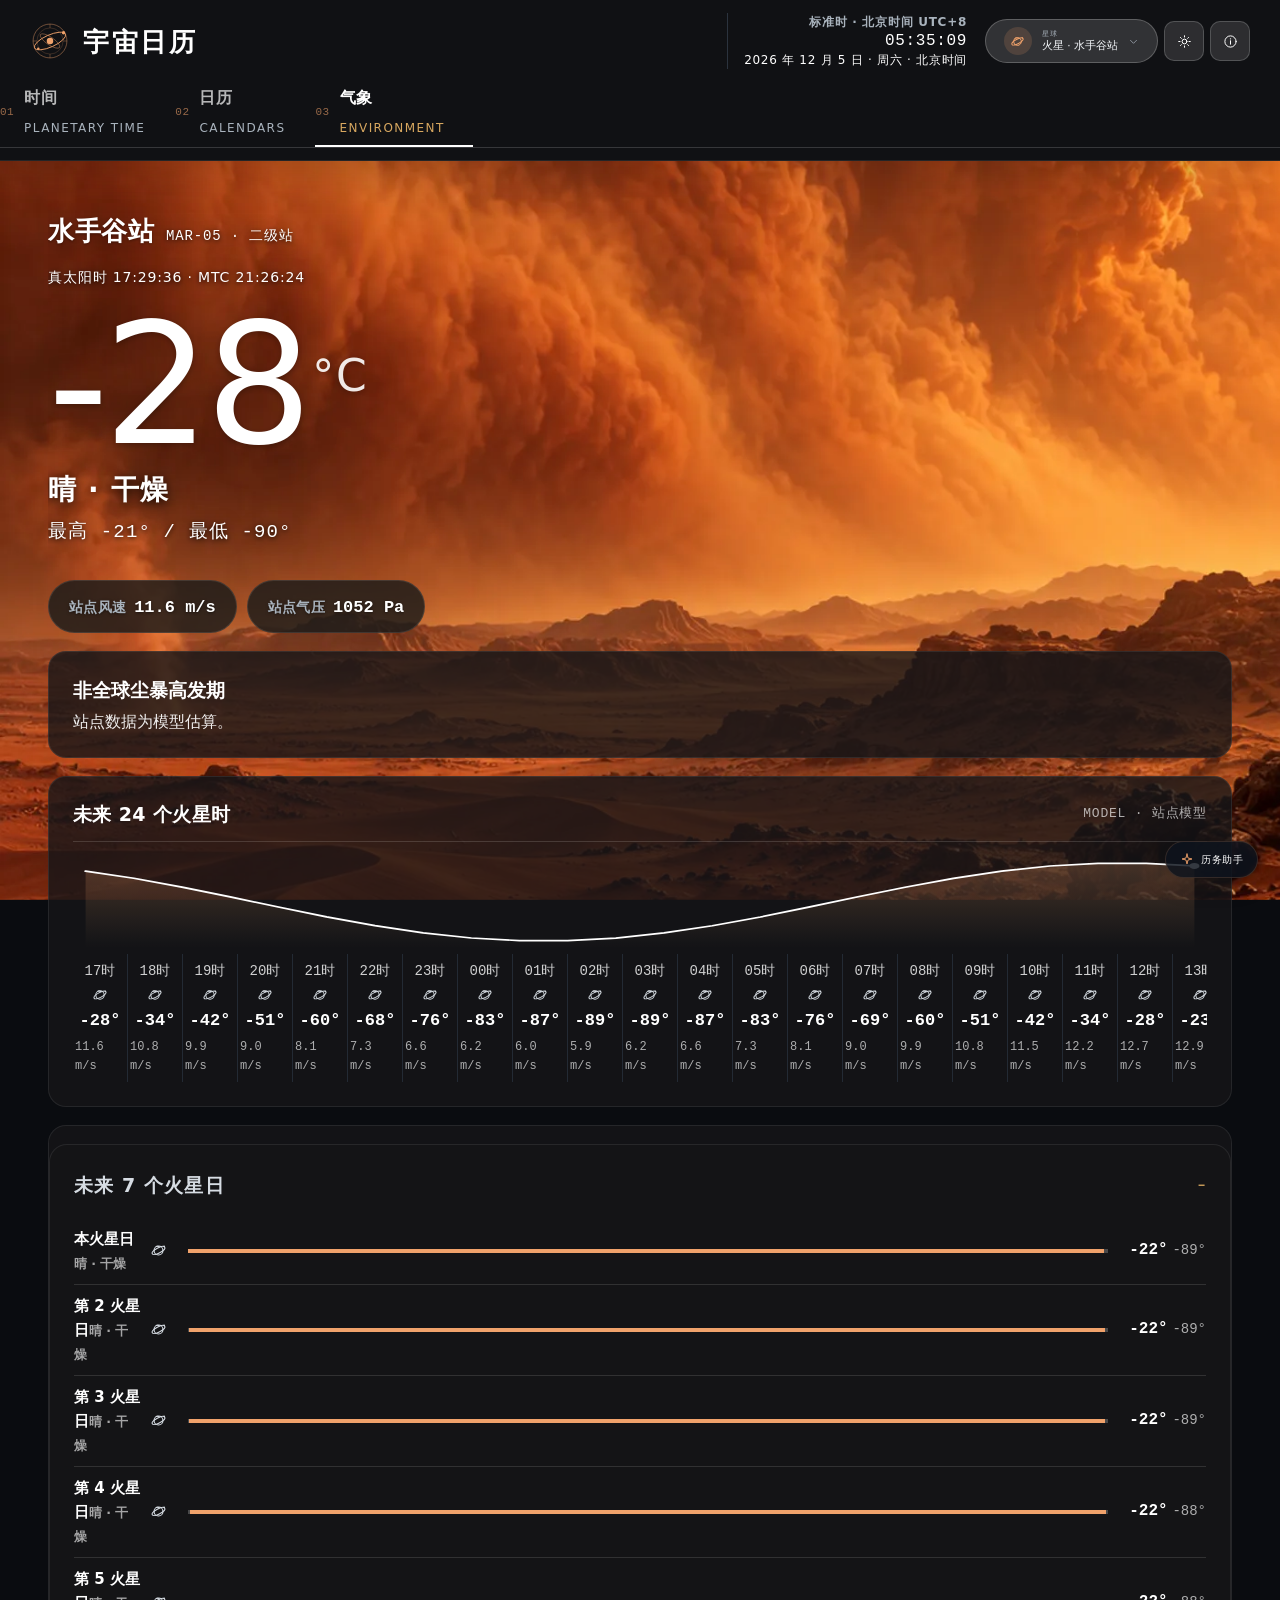
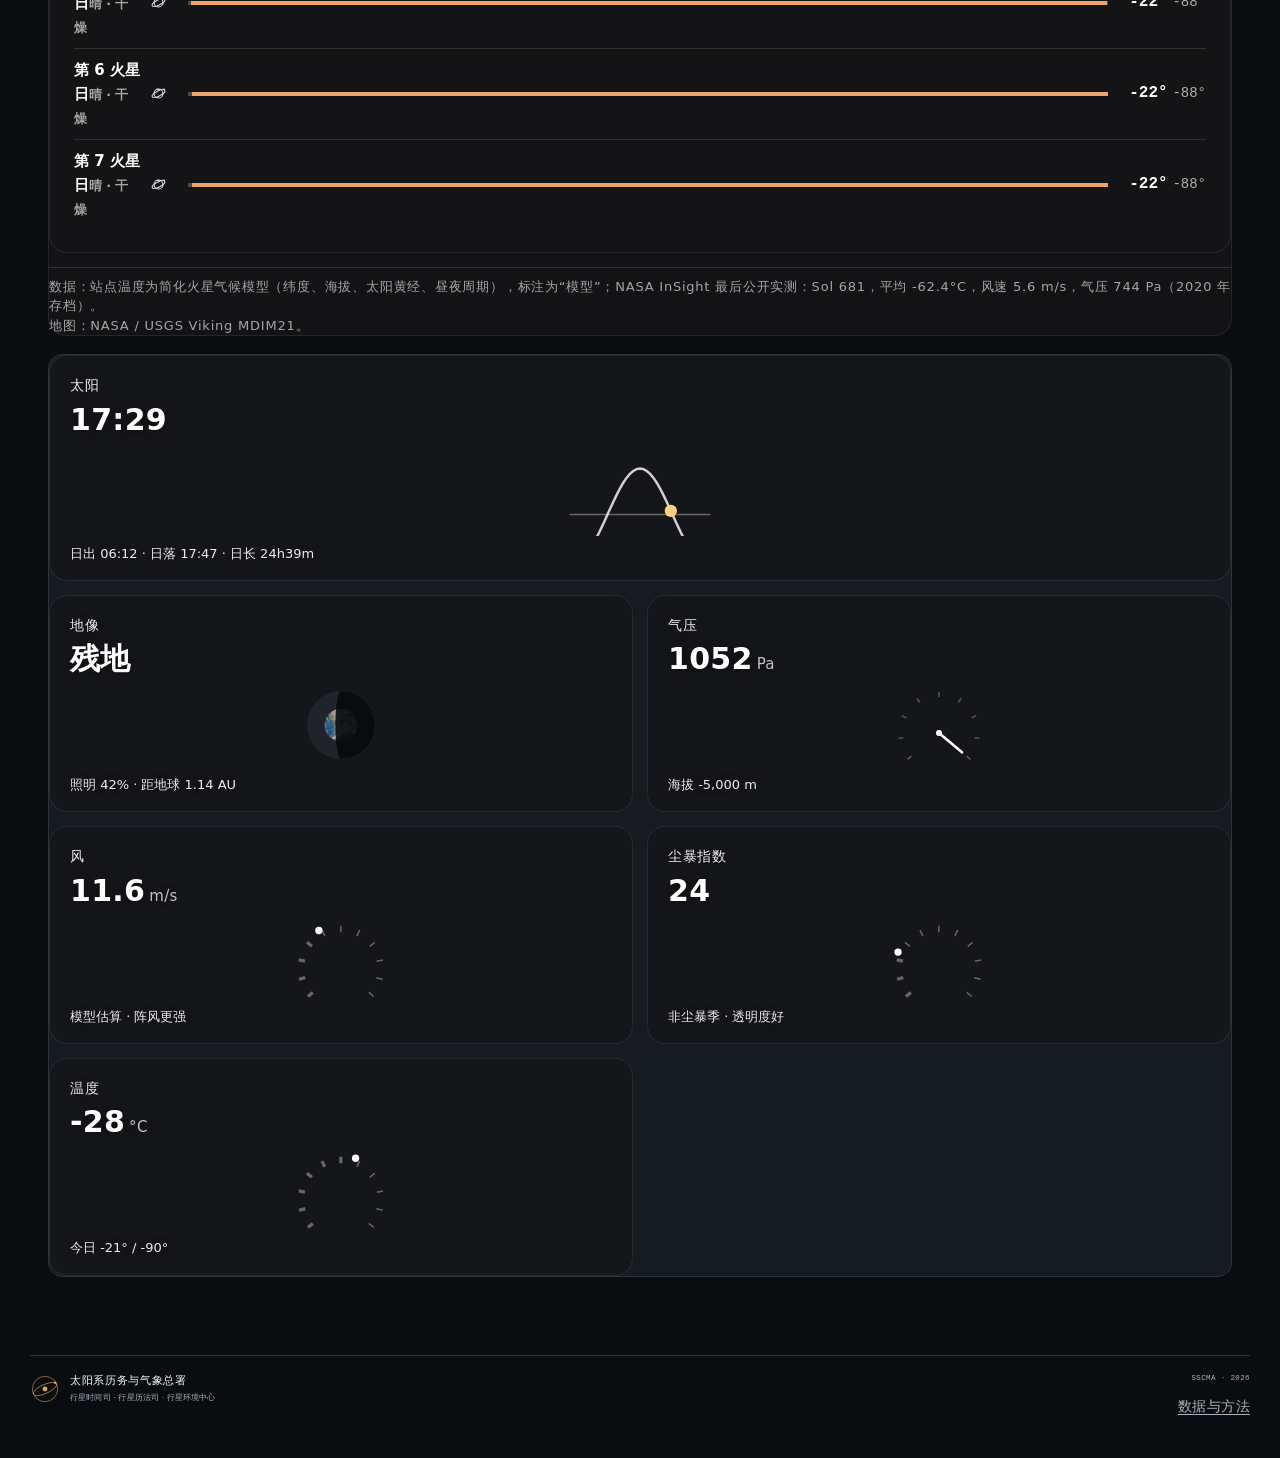
<file: web/index.html>
<!DOCTYPE html>
<html lang="zh-CN" data-theme="light">
<head>
  <meta charset="UTF-8">
  <meta name="viewport" content="width=device-width, initial-scale=1, viewport-fit=cover">
  <title>宇宙日历 · 太阳系历务与气象总署</title>
  <meta name="description" content="太阳系历务与气象总署公开服务：地球、月球、火星的标准时间、历法与站点环境公报。">
  <meta name="theme-color" content="#f2eee5" media="(prefers-color-scheme: light)">
  <meta name="theme-color" content="#0b141d" media="(prefers-color-scheme: dark)">
  <link rel="icon" href="assets/favicon.svg" type="image/svg+xml">
  <link rel="stylesheet" href="styles.css">
  <link rel="stylesheet" href="ui6.css">
  <script>
    (function () {
      try {
        var raw = localStorage.getItem('cosmic-almanac-v4');
        var p = raw ? JSON.parse(raw) : {};
        var t = p.theme || (window.matchMedia && window.matchMedia('(prefers-color-scheme: dark)').matches ? 'dark' : 'light');
        document.documentElement.dataset.theme = t;
      } catch (e) { document.documentElement.dataset.theme = 'light'; }
    })();
  </script>
</head>
<body>
  <svg class="svg-sprite" xmlns="http://www.w3.org/2000/svg" aria-hidden="true">
    <symbol id="i-earth" viewBox="0 0 24 24">
      <circle cx="12" cy="12" r="8.5"/>
      <path d="M3.8 10.4c2.1-.8 3.7.1 4.7 1.3 1.1 1.3.8 2.8 2.1 3.7 1.2.8 2.7.4 3.7 1.5.8 1 .5 2.2-.1 3.2"/>
      <path d="M14.3 3.9c-.5 1.8.4 3.1 2 3.8 1.3.6 2.7.1 3.7 1.2"/>
    </symbol>
    <symbol id="i-moon" viewBox="0 0 24 24">
      <path d="M20.2 14.3A8.7 8.7 0 0 1 9.7 3.8a8.9 8.9 0 1 0 10.5 10.5Z"/>
    </symbol>
    <symbol id="i-mars" viewBox="0 0 24 24">
      <circle cx="12" cy="12" r="6.3"/>
      <ellipse cx="12" cy="12" rx="10" ry="3.6" transform="rotate(-28 12 12)"/>
      <path d="M8.8 6.3c1.5-.5 2.9-.3 4.1.4"/>
      <circle cx="20" cy="6.2" r="1.1" fill="currentColor" stroke="none"/>
    </symbol>
    <symbol id="i-galaxy" viewBox="0 0 24 24">
      <path d="M12 12c2.9-1.4 6 .2 6 3.1 0 3.4-3.8 5.4-6.9 4.1-3.9-1.7-4.9-6.4-2.3-9.6 2.9-3.5 8.6-3.2 10.9.4"/>
      <path d="M12 12C9.1 13.4 6 11.8 6 8.9c0-3.4 3.8-5.4 6.9-4.1"/>
      <circle cx="12" cy="12" r="1.15" fill="currentColor" stroke="none"/>
    </symbol>
    <symbol id="i-cosmos" viewBox="0 0 24 24">
      <path d="M12 2.8l1.55 6.65L20.2 11l-6.65 1.55L12 19.2l-1.55-6.65L3.8 11l6.65-1.55L12 2.8Z"/>
      <circle cx="19.4" cy="4.7" r="1" fill="currentColor" stroke="none"/>
      <circle cx="4.6" cy="19.1" r="0.85" fill="currentColor" stroke="none"/>
    </symbol>
    <symbol id="i-sun" viewBox="0 0 24 24">
      <circle cx="12" cy="12" r="4.1"/>
      <path d="M12 2.6v2.2M12 19.2v2.2M2.6 12h2.2M19.2 12h2.2M5.3 5.3l1.6 1.6M17.1 17.1l1.6 1.6M18.7 5.3l-1.6 1.6M6.9 17.1l-1.6 1.6"/>
    </symbol>
    <symbol id="i-theme-sun" viewBox="0 0 24 24">
      <circle cx="12" cy="12" r="3.8"/>
      <path d="M12 2.8v2M12 19.2v2M2.8 12h2M19.2 12h2M5.5 5.5l1.4 1.4M17.1 17.1l1.4 1.4M18.5 5.5l-1.4 1.4M6.9 17.1l-1.4 1.4"/>
    </symbol>
    <symbol id="i-theme-moon" viewBox="0 0 24 24">
      <path d="M20 14.4A8.4 8.4 0 0 1 9.6 4a8.6 8.6 0 1 0 10.4 10.4Z"/>
    </symbol>
    <symbol id="i-palette" viewBox="0 0 24 24">
      <path d="M12 3a9 9 0 1 0 0 18h1.1a2 2 0 0 0 .4-3.96 1.8 1.8 0 0 1 1.1-3.4H18a3 3 0 0 0 3-3A9 9 0 0 0 12 3Z"/>
      <circle cx="7.8" cy="10" r="1.15" fill="currentColor" stroke="none"/>
      <circle cx="11" cy="6.9" r="1.15" fill="currentColor" stroke="none"/>
      <circle cx="15.4" cy="7.9" r="1.15" fill="currentColor" stroke="none"/>
      <circle cx="7.6" cy="14.3" r="1.15" fill="currentColor" stroke="none"/>
    </symbol>
    <symbol id="i-info" viewBox="0 0 24 24">
      <circle cx="12" cy="12" r="9"/>
      <path d="M12 10.8v5.5"/>
      <circle cx="12" cy="7.7" r="1.05" fill="currentColor" stroke="none"/>
    </symbol>
    <symbol id="i-close" viewBox="0 0 24 24">
      <path d="M6 6l12 12M18 6L6 18"/>
    </symbol>
    <symbol id="i-left" viewBox="0 0 24 24"><path d="M14.5 5.5L8 12l6.5 6.5"/></symbol>
    <symbol id="i-right" viewBox="0 0 24 24"><path d="M9.5 5.5L16 12l-6.5 6.5"/></symbol>
    <symbol id="i-arrow-up-right" viewBox="0 0 24 24"><path d="M7 17L17 7M8.5 7H17v8.5"/></symbol>
    <symbol id="i-refresh" viewBox="0 0 24 24">
      <path d="M19.2 9.2A7.8 7.8 0 1 0 20 14"/>
      <path d="M19.6 4.7v4.8h-4.8"/>
    </symbol>
    <symbol id="i-pin" viewBox="0 0 24 24">
      <path d="M12 21s6.5-5.2 6.5-11a6.5 6.5 0 1 0-13 0C5.5 15.8 12 21 12 21Z"/>
      <circle cx="12" cy="10" r="2.2"/>
    </symbol>
    <symbol id="i-wind" viewBox="0 0 24 24">
      <path d="M3.5 8.5h10.2a2.6 2.6 0 1 0-2.5-3.3"/>
      <path d="M3.5 12.2h14.2a2.4 2.4 0 1 1-2.3 3"/>
      <path d="M3.5 15.9h6.2"/>
    </symbol>
    <symbol id="i-drop" viewBox="0 0 24 24">
      <path d="M12 3.2c3.1 3.7 5.5 6.8 5.5 9.6a5.5 5.5 0 0 1-11 0c0-2.8 2.4-5.9 5.5-9.6Z"/>
    </symbol>
    <symbol id="i-gauge" viewBox="0 0 24 24">
      <path d="M4 17.5a8.5 8.5 0 1 1 16 0"/>
      <path d="M12 17.5l3.8-5.1"/>
      <circle cx="12" cy="17.5" r="1.3" fill="currentColor" stroke="none"/>
    </symbol>
    <symbol id="i-thermo" viewBox="0 0 24 24">
      <path d="M9.5 14.2V5.7a2.5 2.5 0 0 1 5 0v8.5a4.6 4.6 0 1 1-5 0Z"/>
      <path d="M12 8.5v7.2"/>
    </symbol>
    <symbol id="i-sunrise" viewBox="0 0 24 24">
      <path d="M3 17h18M6.5 17a5.5 5.5 0 0 1 11 0"/>
      <path d="M12 3.5v4M5.5 7l1.3 1.3M18.5 7l-1.3 1.3M2.8 20.5h18.4"/>
    </symbol>
    <symbol id="i-search" viewBox="0 0 24 24">
      <circle cx="10.8" cy="10.8" r="6.8"/>
      <path d="M16 16l4.2 4.2"/>
    </symbol>
    <symbol id="i-locate" viewBox="0 0 24 24">
      <circle cx="12" cy="12" r="4"/>
      <path d="M12 2.6v3M12 18.4v3M2.6 12h3M18.4 12h3"/>
      <circle cx="12" cy="12" r="8.3"/>
    </symbol>
    <symbol id="i-check" viewBox="0 0 24 24"><path d="M4.5 12.5l5 5 10-11"/></symbol>
    <symbol id="i-chevron-down" viewBox="0 0 24 24"><path d="M5.5 9l6.5 6.5L18.5 9"/></symbol>
    <symbol id="i-calendar" viewBox="0 0 24 24">
      <rect x="3.8" y="5.2" width="16.4" height="15" rx="2.5"/>
      <path d="M3.8 9.6h16.4M8.2 3.5v3.3M15.8 3.5v3.3"/>
      <circle cx="8.5" cy="13.5" r="1" fill="currentColor" stroke="none"/>
      <circle cx="12" cy="13.5" r="1" fill="currentColor" stroke="none"/>
      <circle cx="15.5" cy="13.5" r="1" fill="currentColor" stroke="none"/>
    </symbol>
    <symbol id="i-clock" viewBox="0 0 24 24">
      <circle cx="12" cy="12" r="8.7"/>
      <path d="M12 7.2v5.3l3.4 2"/>
    </symbol>
    <symbol id="i-spark" viewBox="0 0 24 24">
      <path d="M12 3.5l1.7 6.8 6.8 1.7-6.8 1.7L12 20.5l-1.7-6.8L3.5 12l6.8-1.7L12 3.5Z"/>
    </symbol>
    <symbol id="i-wx-sun" viewBox="0 0 24 24">
      <circle cx="12" cy="12" r="4"/>
      <path d="M12 2.8v2.2M12 19v2.2M2.8 12H5M19 12h2.2M5.4 5.4l1.6 1.6M17 17l1.6 1.6M18.6 5.4L17 7M7 17l-1.6 1.6"/>
    </symbol>
    <symbol id="i-wx-moon" viewBox="0 0 24 24">
      <path d="M19.7 14.6A8.2 8.2 0 0 1 9.4 4.3a8.5 8.5 0 1 0 10.3 10.3Z"/>
    </symbol>
    <symbol id="i-wx-partly" viewBox="0 0 24 24">
      <circle cx="9" cy="8.5" r="3.1"/>
      <path d="M9 2.8v1.6M3.3 8.5h1.6M5 4.5l1.1 1.1M13 4.5l-1.1 1.1"/>
      <path d="M7.2 19h9.7a3.6 3.6 0 0 0 .2-7.2 5.6 5.6 0 0 0-5.3-4.1 5.2 5.2 0 0 0-4.6 2.7 4.2 4.2 0 0 0 0 8.6Z"/>
    </symbol>
    <symbol id="i-wx-cloud" viewBox="0 0 24 24">
      <path d="M7.1 19h9.8a3.7 3.7 0 0 0 .2-7.4 5.9 5.9 0 0 0-11.2-1.1A4.3 4.3 0 0 0 7.1 19Z"/>
    </symbol>
    <symbol id="i-wx-fog" viewBox="0 0 24 24">
      <path d="M7.1 15.5h9.8a3.5 3.5 0 0 0 .1-7 5.6 5.6 0 0 0-10.7-1 4.1 4.1 0 0 0 .8 8Z"/>
      <path d="M4 19h11M8 21.3h9.5"/>
    </symbol>
    <symbol id="i-wx-drizzle" viewBox="0 0 24 24">
      <path d="M7.1 14.8h9.8a3.6 3.6 0 0 0 .2-7.2A5.7 5.7 0 0 0 6 6.7a4.1 4.1 0 0 0 1.1 8.1Z"/>
      <path d="M8.5 18l-.8 2.2M12 18l-.8 2.2M15.5 18l-.8 2.2"/>
    </symbol>
    <symbol id="i-wx-rain" viewBox="0 0 24 24">
      <path d="M7.1 14.3h9.8a3.6 3.6 0 0 0 .2-7.2A5.7 5.7 0 0 0 6 6.2a4.1 4.1 0 0 0 1.1 8.1Z"/>
      <path d="M8 17.3l-1.4 3.4M12.8 17.3l-1.4 3.4M17 17.3l-1.4 3.4"/>
    </symbol>
    <symbol id="i-wx-snow" viewBox="0 0 24 24">
      <path d="M7.1 14.3h9.8a3.6 3.6 0 0 0 .2-7.2A5.7 5.7 0 0 0 6 6.2a4.1 4.1 0 0 0 1.1 8.1Z"/>
      <path d="M8 18v3M6.7 18.7l2.6 1.6M9.3 18.7l-2.6 1.6M16 18v3M14.7 18.7l2.6 1.6M17.3 18.7l-2.6 1.6"/>
    </symbol>
    <symbol id="i-wx-thunder" viewBox="0 0 24 24">
      <path d="M7.1 14h9.8a3.6 3.6 0 0 0 .2-7.2A5.7 5.7 0 0 0 6 5.9 4.1 4.1 0 0 0 7.1 14Z"/>
      <path d="M12.8 15.4l-2 4h2.8l-1.5 3.2"/>
    </symbol>
    <symbol id="i-satellite" viewBox="0 0 24 24">
      <path d="M14 4.5l5.5 5.5M16.2 2.3l5.5 5.5M13.1 5.4l5.5 5.5-4.2 4.2-5.5-5.5 4.2-4.2Z"/>
      <path d="M9.4 14.6a4.4 4.4 0 0 0 5.2 5.2M4.5 19.5l4-4M3 21l1.5-1.5"/>
    </symbol>
    <symbol id="i-expand" viewBox="0 0 24 24">
      <path d="M9 4H4v5M15 4h5v5M9 20H4v-5M15 20h5v-5"/>
    </symbol>
    <symbol id="i-send" viewBox="0 0 24 24">
      <path d="M3.8 11.6L20.2 4l-4.6 16.2-3.4-6.2-8.4-2.4Z"/>
      <path d="M12.2 13.8l4-4"/>
    </symbol>
    <symbol id="i-alert" viewBox="0 0 24 24">
      <path d="M12 3.6l8.6 16.1H3.4L12 3.6Z"/>
      <path d="M12 9v5.2"/>
      <circle cx="12" cy="17.1" r="1" fill="currentColor" stroke="none"/>
    </symbol>
    <symbol id="i-air" viewBox="0 0 24 24">
      <path d="M3.5 8.2h10a2.4 2.4 0 1 0-2.3-3.1"/>
      <path d="M3.5 12h14a2.2 2.2 0 1 1-2.1 2.8"/>
      <path d="M3.5 15.8h6.2"/>
    </symbol>
  </svg>
  <div class="backdrop" aria-hidden="true">
    <div class="bg bg-light"></div>
    <div class="bg bg-dark"></div>
    <div class="bg-veil"></div>
    <div class="bg-grain"></div>
  </div>

  <header class="site-header">
    <div class="header-top">
      <span class="header-agency"><span class="status-dot"></span>SSCMA · PUBLIC SERVICE</span>
      <span class="header-serial">公报编号 SSCMA-PB-2026-1020 · 第 3 版</span>
    </div>
    <div class="header-main">
      <a class="brand" href="./" aria-label="宇宙日历首页">
        <span class="emblem" aria-hidden="true">
          <svg viewBox="0 0 52 52">
            <circle cx="26" cy="26" r="22" fill="none" stroke="currentColor" stroke-width="1" opacity=".55"/>
            <circle cx="26" cy="26" r="17" fill="none" stroke="currentColor" stroke-width=".7" opacity=".35"/>
            <ellipse cx="26" cy="26" rx="22" ry="7.8" transform="rotate(-24 26 26)" fill="none" stroke="currentColor" stroke-width="1.1"/>
            <ellipse cx="26" cy="26" rx="15" ry="5" transform="rotate(34 26 26)" fill="none" stroke="currentColor" stroke-width=".7" opacity=".7"/>
            <circle cx="26" cy="26" r="4.2" fill="currentColor"/>
            <circle cx="43.6" cy="15.3" r="2.2" fill="currentColor"/>
            <circle cx="10.7" cy="36" r="1.6" fill="currentColor"/>
            <path d="M26 4v5M26 43v5M4 26h5M43 26h5" stroke="currentColor" stroke-width=".8" opacity=".5"/>
          </svg>
        </span>
        <span class="brand-copy">
          <small>太阳系历务与气象总署</small>
          <strong>宇宙日历</strong>
          <em>行星时间 · 历法 · 环境公报</em>
        </span>
      </a>
      <div class="header-clock">
        <span class="label">标准时 · 北京时间 UTC+8</span>
        <time id="headerClock">--:--:--</time>
        <span id="headerDate">正在校时…</span>
      </div>
      <div class="header-actions">
        <button class="location-chip" id="locationChip" type="button" aria-haspopup="dialog" aria-controls="starDialog">
          <span class="loc-icon" id="locIcon"><svg class="icon"><use href="#i-mars"/></svg></span>
          <span class="loc-copy"><small>星球</small><b id="locName">火星 · 杰泽罗站</b></span>
          <span class="loc-chev"><svg class="icon"><use href="#i-right"/></svg></span>
        </button>
        <button class="icon-btn" id="themeBtn" type="button" aria-label="切换明暗模式" title="切换明暗模式">
          <svg class="icon theme-icon-sun"><use href="#i-theme-sun"/></svg>
          <svg class="icon theme-icon-moon"><use href="#i-theme-moon"/></svg>
        </button>
        <button class="icon-btn" id="infoBtn" type="button" aria-label="数据与方法说明" title="数据与方法说明">
          <svg class="icon"><use href="#i-info"/></svg>
        </button>
      </div>
    </div>
    <nav class="module-nav" id="moduleNav" role="tablist" aria-label="选择公报模块">
      <button class="module-tab" role="tab" data-module="time" aria-selected="false"><span class="num">01</span><span class="name">时间</span><small>PLANETARY TIME</small></button>
      <button class="module-tab" role="tab" data-module="calendar" aria-selected="true"><span class="num">02</span><span class="name">日历</span><small>CALENDARS</small></button>
      <button class="module-tab" role="tab" data-module="weather" aria-selected="false"><span class="num">03</span><span class="name">气象</span><small>ENVIRONMENT</small></button>
    </nav>
  </header>

  <main class="page">
    <section class="module" id="moduleTime" data-module-panel="time" hidden>
      <header class="module-head">
        <div class="module-heading">
          <p class="kicker">01 / PLANETARY TIME</p>
          <h1>不同世界的时间</h1>
          <p>同一个瞬间，在地球、月球与火星有不同的标准。选择世界与站点，读数由公开天文数据和站点坐标计算。</p>
        </div>
        <div class="module-controls">
          <label class="field"><span>世界</span><select id="timeWorld"><option value="earth">地球</option><option value="moon">月球</option><option value="mars">火星</option></select></label>
          <label class="field"><span>站点</span><select id="timeSite"></select></label>
        </div>
      </header>
      <div class="module-meta"><span id="timeMetaLeft">SSCMA / 行星时间司</span><span>站点读数每 1 秒更新 · 标准时口径见说明</span></div>

      <div class="layout-primary">
        <article class="panel time-panel">
          <header class="panel-head"><span>站点读数 / SITE READING</span><span class="tag" id="timeModeTag">实时</span></header>
          <div class="time-grid">
            <div class="time-main">
              <p class="eyebrow" id="timeWorldLabel">地球 · 站点真太阳时</p>
              <div class="time-big" id="timeLocal">--:--:--</div>
              <p class="time-date" id="timeLocalDate">正在读取…</p>
              <div class="standard-line"><span>标准时</span><b id="timeStandard">--:--:--</b><small id="timeStandardLabel">北京时间 UTC+8</small></div>
            </div>
            <div class="time-site">
              <div class="site-field"><span>当前站点</span><b id="timeSiteName">—</b><small id="timeSiteCode">—</small></div>
              <div class="site-field"><span>坐标</span><b id="timeCoords">—</b></div>
              <div class="site-field"><span>驻地状态</span><b id="timeSiteRole">—</b></div>
            </div>
          </div>
          <div class="metric-row" id="timeFacts"></div>
          <details class="disclosure">
            <summary>校时 / 查看另一个时刻</summary>
            <div class="inspector">
              <label class="field"><span>日期（北京时间）</span><input type="date" id="timeDate"></label>
              <label class="field"><span>时间（北京时间）</span><input type="time" id="timeClockInput" step="1"></label>
              <button class="btn" id="timeNowBtn" type="button">回到此刻</button>
              <span class="inspector-note" id="timeInspectorNote">当前为实时读数。</span>
            </div>
          </details>
        </article>

        <article class="panel map-panel">
          <header class="panel-head"><span>站点地图 / SITE MAP</span><span class="panel-credit" id="timeMapCredit">NASA</span></header>
          <div class="planet-map" id="timeMap">
            <div class="map-grid" aria-hidden="true"></div>
            <div class="map-markers" id="timeMapMarkers"></div>
            <span class="map-coord nw">180°W</span><span class="map-coord ne">180°E</span><span class="map-coord sw">90°S</span><span class="map-coord nw2">90°N</span>
          </div>
          <div class="map-site" id="timeMapSite"></div>
        </article>
      </div>

      <section class="panel standards-panel">
        <header class="panel-head"><span>三种时间标准 / 对照</span><span class="panel-credit">STANDARD TIME REGISTERS</span></header>
        <div class="time-table" id="timeTable"></div>
      </section>

      <section class="panel colony-panel">
        <header class="panel-head"><span>行星常驻网络 / COLONY NETWORK</span><span class="panel-credit">概念设定</span></header>
        <div class="colony-grid" id="colonyGrid"></div>
      </section>
    </section>

    <section class="module" id="moduleCalendar" data-module-panel="calendar">
      <header class="module-head">
        <div class="module-heading">
          <p class="kicker">02 / CALENDARS</p>
          <h1>不同世界的日历</h1>
          <p>地球使用公历，月球以月相周期计月，火星以太阳黄经分月。选择一套历法，或直接在地图上定位站点。</p>
        </div>
        <div class="module-controls">
          <label class="field"><span>历法</span><select id="calendarSelect"><option value="earth">地球历 · 公历</option><option value="moon">月球历 · 按月相计月</option><option value="mars">火星历 · 太阳黄经分月</option></select></label>
          <label class="field"><span>站点</span><select id="calendarSite"></select></label>
        </div>
      </header>

      <div class="cal-type-row" id="calTypeRow" role="group" aria-label="选择历法">
        <button type="button" data-cal="earth" aria-pressed="false"><svg class="icon"><use href="#i-earth"/></svg>地球历</button>
        <button type="button" data-cal="moon" aria-pressed="false"><svg class="icon"><use href="#i-moon"/></svg>月球历</button>
        <button type="button" data-cal="mars" aria-pressed="true"><svg class="icon"><use href="#i-mars"/></svg>火星历</button>
      </div>      <div class="module-meta"><span id="calendarMetaLeft">SSCMA / 行星历法司</span><span>标准日期以各历法公报口径为准 · 站点真太阳时另行标注</span></div>

      <div class="layout-primary">
        <article class="panel calendar-summary">
          <header class="panel-head"><span id="calendarSummaryLabel">地球历 / GREGORIAN</span><span class="tag" id="calendarTag">标准日期</span></header>
          <div class="calendar-summary-main">
            <p class="eyebrow" id="calendarWorldLabel">地球 · 2026</p>
            <div class="calendar-date-big" id="calendarDateBig">--</div>
            <p class="calendar-date-sub" id="calendarDateSub">正在读取…</p>
          </div>
          <div class="metric-row" id="calendarFacts"></div>
          <details class="disclosure"><summary>历法口径与站点读数</summary><div class="method-body" id="calendarMethod"></div></details>
        </article>

        <article class="panel map-panel">
          <header class="panel-head"><span>站点地图 / SITE MAP</span><span class="panel-credit" id="calendarMapCredit">NASA</span></header>
          <div class="planet-map" id="calendarMap">
            <div class="map-grid" aria-hidden="true"></div>
            <div class="map-markers" id="calendarMapMarkers"></div>
            <span class="map-coord nw">180°W</span><span class="map-coord ne">180°E</span><span class="map-coord sw">90°S</span><span class="map-coord nw2">90°N</span>
          </div>
          <div class="map-site" id="calendarMapSite"></div>
        </article>
      </div>

      <section class="panel calendar-panel">
        <header class="panel-head calendar-panel-head">
          <div><span class="panel-title" id="calendarTitle">地球历 · 十月</span><small id="calendarSub">公历 · 北京时间</small></div>
          <div class="cal-nav">
            <button class="icon-btn" id="calendarPrev" type="button" aria-label="上一个周期"><svg class="icon"><use href="#i-left"/></svg></button>
            <button class="btn small" id="calendarToday" type="button">今天</button>
            <button class="icon-btn" id="calendarNext" type="button" aria-label="下一个周期"><svg class="icon"><use href="#i-right"/></svg></button>
          </div>
        </header>
        <div class="calendar-body" id="calendarBody"></div>
      </section>

      <div class="layout-secondary">
        <section class="panel holidays-panel">
          <header class="panel-head"><span>地球节日 / 三历投影</span><button class="link-btn" id="holidayInfoBtn" type="button">说明 <svg class="icon"><use href="#i-arrow-up-right"/></svg></button></header>
          <div class="holiday-list" id="holidayList"></div>
        </section>
        <section class="panel standards-note">
          <header class="panel-head"><span>历法公报 / 口径</span><span class="panel-credit">REFERENCE</span></header>
          <div class="note-body">
            <p><b>地球历</b> 公历，世界通用；标准时北京时间 UTC+8。</p>
            <p><b>月球历</b> 以新月为月初，十二个朔望月为一年；日期按北京时间编排，站点另示真太阳时。</p>
            <p><b>火星历</b> 太阳黄经每 30° 为一个月，七个火星日为一周；标准时 MTC，站点另示当地真太阳时。</p>
            <p class="muted">站点名称、人口与常驻网络为概念设定；行星地图、轨道与天文数据来自 NASA、USGS 与公开模型。</p>
          </div>
        </section>
      </div>
    </section>

    <section class="module" id="moduleWeather" data-module-panel="weather" hidden>
      <header class="module-head">
        <div class="module-heading">
          <p class="kicker">03 / ENVIRONMENT</p>
          <h1>落到一颗星球</h1>
          <p>日历给出宇宙视角，气象进入具体视角。地球为实时天气，月球为月面环境，火星为站点气候模型与实测校核。</p>
        </div>
        <div class="module-controls">
          <label class="field"><span>世界</span><select id="weatherWorld"><option value="earth">地球</option><option value="moon">月球</option><option value="mars">火星</option></select></label>
          <label class="field"><span>站点</span><select id="weatherSite"></select></label>
          <button class="icon-btn" id="weatherRefresh" type="button" aria-label="刷新观测" title="刷新观测"><svg class="icon"><use href="#i-refresh"/></svg></button>
        </div>
      </header>
      <div class="module-meta"><span id="weatherMetaLeft">SSCMA / 行星环境中心</span><span id="weatherMetaRight">正在连接观测源…</span></div>

      <div class="layout-primary">
        <article class="panel weather-panel">
          <header class="panel-head"><span>站点观测 / SITE OBSERVATION</span><span class="tag" id="weatherMode">—</span></header>
          <div class="weather-top">
            <div class="weather-main">
              <p class="eyebrow" id="weatherWorldLabel">地球 · 站点天气</p>
              <div class="weather-metric"><span id="weatherMetric">--</span><small id="weatherUnit">°C</small></div>
              <p class="weather-condition" id="weatherCondition">正在读取…</p>
              <p class="weather-range" id="weatherRange">—</p>
            </div>
            <div class="weather-site">
              <span class="label">站点</span><b id="weatherSiteName">—</b><small id="weatherSiteCode">—</small>
              <span class="weather-site-line" id="weatherLocal">—</span>
            </div>
          </div>
          <div class="metric-row" id="weatherFacts"></div>
          <div class="weather-alert" id="weatherAlert"></div>
          <details class="disclosure" id="weatherForecastWrap"><summary id="weatherForecastSummary">未来 4 天</summary><div id="weatherForecast"></div></details>
          <p class="source-line" id="weatherSource">—</p>
        </article>

        <article class="panel map-panel">
          <header class="panel-head"><span>站点地图 / SITE MAP</span><span class="panel-credit" id="weatherMapCredit">NASA</span></header>
          <div class="planet-map" id="weatherMap">
            <div class="map-grid" aria-hidden="true"></div>
            <div class="map-markers" id="weatherMapMarkers"></div>
            <span class="map-coord nw">180°W</span><span class="map-coord ne">180°E</span><span class="map-coord sw">90°S</span><span class="map-coord nw2">90°N</span>
          </div>
          <div class="map-site" id="weatherMapSite"></div>
        </article>
      </div>


      <section class="panel hourly-panel" id="hourlyPanel">
        <header class="panel-head"><span id="hourlyTitle">未来 24 小时</span><span class="panel-credit" id="hourlySub">HOURLY</span></header>
        <div id="hourlyBody"></div>
      </section>      <section class="panel methodology-panel">
        <header class="panel-head"><span>观测与模型说明</span><span class="panel-credit">DATA &amp; METHOD</span></header>
        <div class="method-grid">
          <p><b>地球</b> 实况与五日预报来自 Open-Meteo；站点空气质量来自 Open-Meteo Air Quality。数据按站点坐标实时请求。</p>
          <p><b>月球</b> 无大气，不适用常规天气。本站用月相、太阳高度与热平衡模型估算月面站点温度与日照，标注为“模型”。</p>
          <p><b>火星</b> 站点温度为纬度、太阳黄经、海拔与昼夜周期的简化气候模型；埃律西昂站附 NASA InSight 最后一次公开实测作校核。</p>
          <p><b>地图</b> 地球 NASA Blue Marble；月球 NASA LRO/LROC；火星 NASA/USGS Viking MDIM21。站点位置按真实经纬度标注。</p>
        </div>
      </section>
    </section>

    <footer class="site-footer">
      <div class="footer-brand">
        <span class="emblem small" aria-hidden="true"><svg viewBox="0 0 52 52"><circle cx="26" cy="26" r="22" fill="none" stroke="currentColor" stroke-width="1"/><ellipse cx="26" cy="26" rx="22" ry="7.8" transform="rotate(-24 26 26)" fill="none" stroke="currentColor" stroke-width="1.1"/><circle cx="26" cy="26" r="4.2" fill="currentColor"/><circle cx="43.6" cy="15.3" r="2.2" fill="currentColor"/></svg></span>
        <div><b>太阳系历务与气象总署</b><span>行星时间司 · 行星历法司 · 行星环境中心</span></div>
      </div>
      <div class="footer-note">概念演示：机构、站点与人口为虚构设定；时间、轨道、行星地图与天气数据来自公开来源与可复算模型。AI 助手由 GLM-4-Flash 提供。</div>
      <div class="footer-meta"><span>SSCMA · 2026</span><button class="link-btn" id="footerInfoBtn" type="button">数据与方法</button></div>
    </footer>
  </main>


  <dialog class="star-dialog" id="starDialog" aria-labelledby="starTitle">
    <header class="star-head">
      <div><p class="kicker">LOCATION / 星图</p><h2 id="starTitle">切换星球</h2></div>
      <button class="icon-btn" id="starClose" type="button" aria-label="关闭星图"><svg class="icon"><use href="#i-close"/></svg></button>
    </header>
    <div class="star-worlds" id="starWorlds"></div>
    <div class="star-map-grid">
      <div class="star-map"><div class="star-map-bg" id="starMapBg"></div><div class="star-map-markers" id="starMapMarkers"></div></div>
      <aside class="star-info" id="starInfo"></aside>
    </div>
    <p class="star-hint">点星球直接切换；点具体地点可精确到站点。</p>
  </dialog>
  <dialog class="holiday-dialog" id="holidayDialog" aria-labelledby="holidayTitle">
    <header class="dialog-head"><div><p class="kicker">EARTH HOLIDAY · 三历投影</p><h2 id="holidayTitle">节日</h2></div><button class="icon-btn" id="holidayClose" type="button" aria-label="关闭"><svg class="icon"><use href="#i-close"/></svg></button></header>
    <div class="dialog-body" id="holidayBody"></div>
  </dialog>

  <div class="drawer-layer" id="infoLayer" hidden>
    <div class="drawer-backdrop" data-close-info></div>
    <aside class="drawer" role="dialog" aria-modal="true" aria-labelledby="infoTitle">
      <header class="drawer-head"><div><p class="kicker">SSCMA / REFERENCE</p><h2 id="infoTitle">数据、口径与方法</h2></div><button class="icon-btn" id="infoClose" type="button" aria-label="关闭"><svg class="icon"><use href="#i-close"/></svg></button></header>
      <div class="drawer-body">
        <section class="doc-section"><h3>口径</h3><p>全站时间基准为北京时间（UTC+8）。地球历为公历；月球历以新月为月初、十二个朔望月为一年；火星历以太阳黄经每 30° 为一个月，七个火星日为一周。站点真太阳时用于描述当地作业时间，不替代各世界标准时。</p></section>
        <section class="doc-section"><h3>数据源</h3><ul class="source-list">
          <li><a href="https://open-meteo.com/" target="_blank" rel="noopener noreferrer">Open-Meteo</a><span>地球实况、预报与空气质量。</span></li>
          <li><a href="https://science.nasa.gov/mission/insight/" target="_blank" rel="noopener noreferrer">NASA InSight</a><span>火星最后一批公开气象实测（2020 年存档）。</span></li>
          <li><a href="https://svs.gsfc.nasa.gov/" target="_blank" rel="noopener noreferrer">NASA SVS / LRO</a><span>月球地图与月相参考。</span></li>
          <li><a href="https://visibleearth.nasa.gov/" target="_blank" rel="noopener noreferrer">NASA Visible Earth</a><span>地球 Blue Marble 地图。</span></li>
          <li><a href="https://astrogeology.usgs.gov/" target="_blank" rel="noopener noreferrer">USGS Astrogeology</a><span>火星 Viking MDIM21 全球底图。</span></li>
          <li><a href="https://github.com/cosinekitty/astronomy" target="_blank" rel="noopener noreferrer">Astronomy Engine</a><span>月相、太阳黄经与时间解算（MIT）。</span></li>
        </ul></section>
        <section class="doc-section"><h3>模型与边界</h3><p>月球没有常规天气。月面温度为太阳高度与热平衡估算；火星站点温度为简化气候模型，使用真实纬度、海拔、太阳黄经与昼夜周期，未同化实时沙尘观测。所有估算值均标注“模型”，不用于实际任务决策。</p></section>
        <p class="disclaimer">宇宙日历是概念演示：机构、殖民地、站点名称与人口为虚构；行星地图、轨道与天文数据来自公开来源。AI 助手由 GLM-4-Flash 提供，回答可能有误。</p>
      </div>
    </aside>
  </div>

  <button class="assistant-fab" id="assistantBtn" type="button" aria-haspopup="dialog" aria-controls="assistantDialog"><svg class="icon"><use href="#i-spark"/></svg><span>历务助手</span></button>

  <dialog class="assistant-dialog" id="assistantDialog" aria-labelledby="assistantTitle">
    <header class="assistant-head">
      <div class="assistant-id"><span class="assistant-mark" aria-hidden="true"><svg class="icon"><use href="#i-spark"/></svg></span><div><h2 id="assistantTitle">历务助手</h2><p>GLM-4-Flash · 仅回答本站数据</p></div></div>
      <button class="icon-btn small" id="assistantClose" type="button" aria-label="关闭助手"><svg class="icon"><use href="#i-close"/></svg></button>
    </header>
    <div class="assistant-messages" id="assistantMessages" aria-live="polite"></div>
    <form class="assistant-form" id="assistantForm">
      <label class="assistant-input"><span class="sr-only">问历务助手</span><input id="assistantInput" type="text" autocomplete="off" placeholder="问一个时间、历法或站点环境问题" maxlength="300"></label>
      <button class="assistant-send" id="assistantSend" type="submit" aria-label="发送"><svg class="icon"><use href="#i-send"/></svg></button>
    </form>
    <p class="assistant-note">AI 生成内容可能有误 · 由 GLM-4-Flash 提供</p>
  </dialog>

  <div class="toast" id="toast" role="status" aria-live="polite"></div>
  <noscript><div class="noscript">宇宙日历需要 JavaScript 才能计算历法与读取观测。</div></noscript>
  <script src="js/vendor/astronomy.min.js"></script>
  <script src="js/astro.js"></script>
  <script src="js/calendars.js"></script>
  <script src="js/festivals.js"></script>
  <script src="js/weather.js"></script>
  <script src="js/worlds.js"></script>
  <script src="js/app.js"></script>
  <script src="js/indices.js"></script>
  <script src="js/assistant.js"></script>
</body>
</html>
</file>
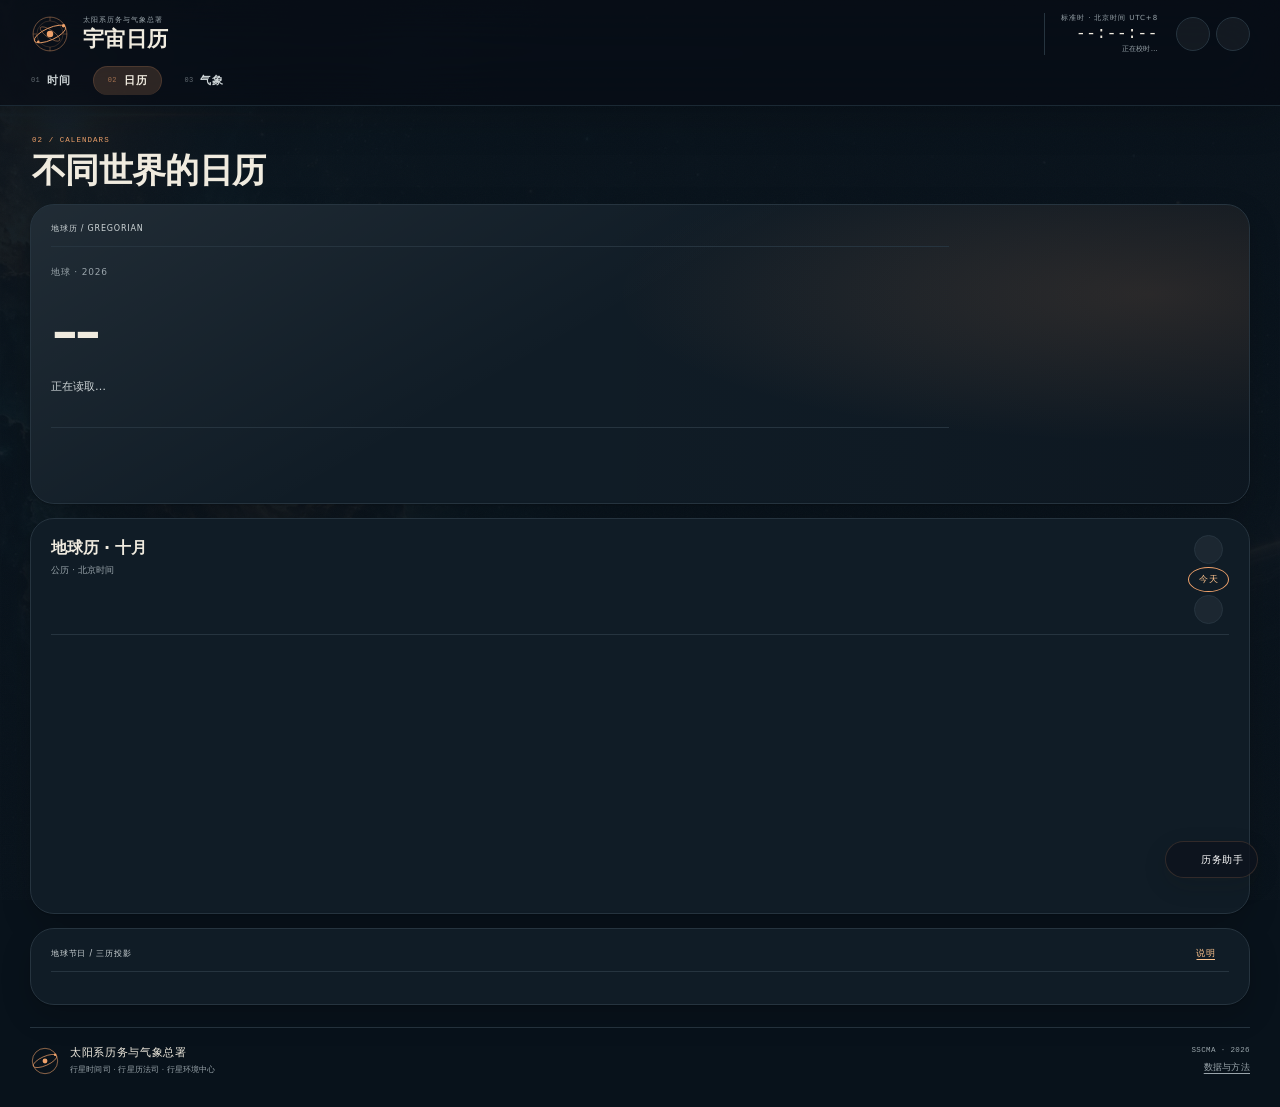
<file: web/index-v4.html>
<!DOCTYPE html>
<html lang="zh-CN" data-theme="light">
<head>
  <meta charset="UTF-8">
  <meta name="viewport" content="width=device-width, initial-scale=1, viewport-fit=cover">
  <title>宇宙日历 · 太阳系历务与气象总署</title>
  <meta name="description" content="太阳系历务与气象总署公开服务：地球、月球、火星的标准时间、历法与站点环境公报。">
  <meta name="theme-color" content="#f2eee5" media="(prefers-color-scheme: light)">
  <meta name="theme-color" content="#0b141d" media="(prefers-color-scheme: dark)">
  <link rel="icon" href="assets/favicon.svg" type="image/svg+xml">
  <link rel="stylesheet" href="styles.css">
  <script>
    (function () {
      try {
        var raw = localStorage.getItem('cosmic-almanac-v4');
        var p = raw ? JSON.parse(raw) : {};
        var t = p.theme || (window.matchMedia && window.matchMedia('(prefers-color-scheme: dark)').matches ? 'dark' : 'light');
        document.documentElement.dataset.theme = t;
      } catch (e) { document.documentElement.dataset.theme = 'light'; }
    })();
  </script>
</head>
<body>
  <!--SPRITE-->
  <div class="backdrop" aria-hidden="true">
    <div class="bg bg-light"></div>
    <div class="bg bg-dark"></div>
    <div class="bg-veil"></div>
    <div class="bg-grain"></div>
  </div>

  <header class="site-header">
    <div class="header-top">
      <span class="header-agency"><span class="status-dot"></span>SSCMA · PUBLIC SERVICE</span>
      <span class="header-serial">公报编号 SSCMA-PB-2026-1020 · 第 3 版</span>
    </div>
    <div class="header-main">
      <a class="brand" href="./" aria-label="宇宙日历首页">
        <span class="emblem" aria-hidden="true">
          <svg viewBox="0 0 52 52">
            <circle cx="26" cy="26" r="22" fill="none" stroke="currentColor" stroke-width="1" opacity=".55"/>
            <circle cx="26" cy="26" r="17" fill="none" stroke="currentColor" stroke-width=".7" opacity=".35"/>
            <ellipse cx="26" cy="26" rx="22" ry="7.8" transform="rotate(-24 26 26)" fill="none" stroke="currentColor" stroke-width="1.1"/>
            <ellipse cx="26" cy="26" rx="15" ry="5" transform="rotate(34 26 26)" fill="none" stroke="currentColor" stroke-width=".7" opacity=".7"/>
            <circle cx="26" cy="26" r="4.2" fill="currentColor"/>
            <circle cx="43.6" cy="15.3" r="2.2" fill="currentColor"/>
            <circle cx="10.7" cy="36" r="1.6" fill="currentColor"/>
            <path d="M26 4v5M26 43v5M4 26h5M43 26h5" stroke="currentColor" stroke-width=".8" opacity=".5"/>
          </svg>
        </span>
        <span class="brand-copy">
          <small>太阳系历务与气象总署</small>
          <strong>宇宙日历</strong>
          <em>行星时间 · 历法 · 环境公报</em>
        </span>
      </a>
      <div class="header-clock">
        <span class="label">标准时 · 北京时间 UTC+8</span>
        <time id="headerClock">--:--:--</time>
        <span id="headerDate">正在校时…</span>
      </div>
      <div class="header-actions">
        <button class="icon-btn" id="themeBtn" type="button" aria-label="切换明暗模式" title="切换明暗模式">
          <svg class="icon theme-icon-sun"><use href="#i-theme-sun"/></svg>
          <svg class="icon theme-icon-moon"><use href="#i-theme-moon"/></svg>
        </button>
        <button class="icon-btn" id="infoBtn" type="button" aria-label="数据与方法说明" title="数据与方法说明">
          <svg class="icon"><use href="#i-info"/></svg>
        </button>
      </div>
    </div>
    <nav class="module-nav" id="moduleNav" role="tablist" aria-label="选择公报模块">
      <button class="module-tab" role="tab" data-module="time" aria-selected="false"><span class="num">01</span><span class="name">时间</span><small>PLANETARY TIME</small></button>
      <button class="module-tab" role="tab" data-module="calendar" aria-selected="true"><span class="num">02</span><span class="name">日历</span><small>CALENDARS</small></button>
      <button class="module-tab" role="tab" data-module="weather" aria-selected="false"><span class="num">03</span><span class="name">气象</span><small>ENVIRONMENT</small></button>
    </nav>
  </header>

  <main class="page">
    <section class="module" id="moduleTime" data-module-panel="time" hidden>
      <header class="module-head">
        <div class="module-heading">
          <p class="kicker">01 / PLANETARY TIME</p>
          <h1>不同世界的标准时间</h1>
          <p>同一个瞬间，在地球、月球与火星有不同的标准。选择世界与站点，读数由公开天文数据和站点坐标计算。</p>
        </div>
        <div class="module-controls">
          <label class="field"><span>世界</span><select id="timeWorld"><option value="earth">地球</option><option value="moon">月球</option><option value="mars">火星</option></select></label>
          <label class="field"><span>站点</span><select id="timeSite"></select></label>
        </div>
      </header>
      <div class="module-meta"><span id="timeMetaLeft">SSCMA / 行星时间司</span><span>站点读数每 1 秒更新 · 标准时口径见说明</span></div>

      <div class="layout-primary">
        <article class="panel time-panel">
          <header class="panel-head"><span>站点读数 / SITE READING</span><span class="tag" id="timeModeTag">实时</span></header>
          <div class="time-grid">
            <div class="time-main">
              <p class="eyebrow" id="timeWorldLabel">地球 · 站点真太阳时</p>
              <div class="time-big" id="timeLocal">--:--:--</div>
              <p class="time-date" id="timeLocalDate">正在读取…</p>
              <div class="standard-line"><span>标准时</span><b id="timeStandard">--:--:--</b><small id="timeStandardLabel">北京时间 UTC+8</small></div>
            </div>
            <div class="time-site">
              <div class="site-field"><span>当前站点</span><b id="timeSiteName">—</b><small id="timeSiteCode">—</small></div>
              <div class="site-field"><span>坐标</span><b id="timeCoords">—</b></div>
              <div class="site-field"><span>驻地状态</span><b id="timeSiteRole">—</b></div>
            </div>
          </div>
          <div class="metric-row" id="timeFacts"></div>
          <details class="disclosure">
            <summary>校时 / 查看另一个时刻</summary>
            <div class="inspector">
              <label class="field"><span>日期（北京时间）</span><input type="date" id="timeDate"></label>
              <label class="field"><span>时间（北京时间）</span><input type="time" id="timeClockInput" step="1"></label>
              <button class="btn" id="timeNowBtn" type="button">回到此刻</button>
              <span class="inspector-note" id="timeInspectorNote">当前为实时读数。</span>
            </div>
          </details>
        </article>

        <article class="panel map-panel">
          <header class="panel-head"><span>站点地图 / SITE MAP</span><span class="panel-credit" id="timeMapCredit">NASA</span></header>
          <div class="planet-map" id="timeMap">
            <div class="map-grid" aria-hidden="true"></div>
            <div class="map-markers" id="timeMapMarkers"></div>
            <span class="map-coord nw">180°W</span><span class="map-coord ne">180°E</span><span class="map-coord sw">90°S</span><span class="map-coord nw2">90°N</span>
          </div>
          <div class="map-site" id="timeMapSite"></div>
        </article>
      </div>

      <section class="panel standards-panel">
        <header class="panel-head"><span>三种时间标准 / 对照</span><span class="panel-credit">STANDARD TIME REGISTERS</span></header>
        <div class="time-table" id="timeTable"></div>
      </section>

      <section class="panel colony-panel">
        <header class="panel-head"><span>行星常驻网络 / COLONY NETWORK</span><span class="panel-credit">概念设定</span></header>
        <div class="colony-grid" id="colonyGrid"></div>
      </section>
    </section>

    <section class="module" id="moduleCalendar" data-module-panel="calendar">
      <header class="module-head">
        <div class="module-heading">
          <p class="kicker">02 / CALENDARS</p>
          <h1>不同世界的日历</h1>
          <p>地球使用公历，月球以月相周期计月，火星以太阳黄经分月。选择一套历法，或直接在地图上定位站点。</p>
        </div>
        <div class="module-controls">
          <label class="field"><span>历法</span><select id="calendarSelect"><option value="earth">地球历 · 公历</option><option value="moon">月球历 · 按月相计月</option><option value="mars">火星历 · 太阳黄经分月</option></select></label>
          <label class="field"><span>站点</span><select id="calendarSite"></select></label>
        </div>
      </header>
      <div class="module-meta"><span id="calendarMetaLeft">SSCMA / 行星历法司</span><span>标准日期以各历法公报口径为准 · 站点真太阳时另行标注</span></div>

      <div class="layout-primary">
        <article class="panel calendar-summary">
          <header class="panel-head"><span id="calendarSummaryLabel">地球历 / GREGORIAN</span><span class="tag" id="calendarTag">标准日期</span></header>
          <div class="calendar-summary-main">
            <p class="eyebrow" id="calendarWorldLabel">地球 · 2026</p>
            <div class="calendar-date-big" id="calendarDateBig">--</div>
            <p class="calendar-date-sub" id="calendarDateSub">正在读取…</p>
          </div>
          <div class="metric-row" id="calendarFacts"></div>
          <details class="disclosure"><summary>历法口径与站点读数</summary><div class="method-body" id="calendarMethod"></div></details>
        </article>

        <article class="panel map-panel">
          <header class="panel-head"><span>站点地图 / SITE MAP</span><span class="panel-credit" id="calendarMapCredit">NASA</span></header>
          <div class="planet-map" id="calendarMap">
            <div class="map-grid" aria-hidden="true"></div>
            <div class="map-markers" id="calendarMapMarkers"></div>
            <span class="map-coord nw">180°W</span><span class="map-coord ne">180°E</span><span class="map-coord sw">90°S</span><span class="map-coord nw2">90°N</span>
          </div>
          <div class="map-site" id="calendarMapSite"></div>
        </article>
      </div>

      <section class="panel calendar-panel">
        <header class="panel-head calendar-panel-head">
          <div><span class="panel-title" id="calendarTitle">地球历 · 十月</span><small id="calendarSub">公历 · 北京时间</small></div>
          <div class="cal-nav">
            <button class="icon-btn" id="calendarPrev" type="button" aria-label="上一个周期"><svg class="icon"><use href="#i-left"/></svg></button>
            <button class="btn small" id="calendarToday" type="button">今天</button>
            <button class="icon-btn" id="calendarNext" type="button" aria-label="下一个周期"><svg class="icon"><use href="#i-right"/></svg></button>
          </div>
        </header>
        <div class="calendar-body" id="calendarBody"></div>
      </section>

      <div class="layout-secondary">
        <section class="panel holidays-panel">
          <header class="panel-head"><span>地球节日 / 三历投影</span><button class="link-btn" id="holidayInfoBtn" type="button">说明 <svg class="icon"><use href="#i-arrow-up-right"/></svg></button></header>
          <div class="holiday-list" id="holidayList"></div>
        </section>
        <section class="panel standards-note">
          <header class="panel-head"><span>历法公报 / 口径</span><span class="panel-credit">REFERENCE</span></header>
          <div class="note-body">
            <p><b>地球历</b> 公历，世界通用；标准时北京时间 UTC+8。</p>
            <p><b>月球历</b> 以新月为月初，十二个朔望月为一年；日期按北京时间编排，站点另示真太阳时。</p>
            <p><b>火星历</b> 太阳黄经每 30° 为一个月，七个火星日为一周；标准时 MTC，站点另示当地真太阳时。</p>
            <p class="muted">站点名称、人口与常驻网络为概念设定；行星地图、轨道与天文数据来自 NASA、USGS 与公开模型。</p>
          </div>
        </section>
      </div>
    </section>

    <section class="module" id="moduleWeather" data-module-panel="weather" hidden>
      <header class="module-head">
        <div class="module-heading">
          <p class="kicker">03 / ENVIRONMENT</p>
          <h1>落到一颗星球</h1>
          <p>日历给出宇宙视角，气象进入具体视角。地球为实时天气，月球为月面环境，火星为站点气候模型与实测校核。</p>
        </div>
        <div class="module-controls">
          <label class="field"><span>世界</span><select id="weatherWorld"><option value="earth">地球</option><option value="moon">月球</option><option value="mars">火星</option></select></label>
          <label class="field"><span>站点</span><select id="weatherSite"></select></label>
          <button class="icon-btn" id="weatherRefresh" type="button" aria-label="刷新观测" title="刷新观测"><svg class="icon"><use href="#i-refresh"/></svg></button>
        </div>
      </header>
      <div class="module-meta"><span id="weatherMetaLeft">SSCMA / 行星环境中心</span><span id="weatherMetaRight">正在连接观测源…</span></div>

      <div class="layout-primary">
        <article class="panel weather-panel">
          <header class="panel-head"><span>站点观测 / SITE OBSERVATION</span><span class="tag" id="weatherMode">—</span></header>
          <div class="weather-top">
            <div class="weather-main">
              <p class="eyebrow" id="weatherWorldLabel">地球 · 站点天气</p>
              <div class="weather-metric"><span id="weatherMetric">--</span><small id="weatherUnit">°C</small></div>
              <p class="weather-condition" id="weatherCondition">正在读取…</p>
              <p class="weather-range" id="weatherRange">—</p>
            </div>
            <div class="weather-site">
              <span class="label">站点</span><b id="weatherSiteName">—</b><small id="weatherSiteCode">—</small>
              <span class="weather-site-line" id="weatherLocal">—</span>
            </div>
          </div>
          <div class="metric-row" id="weatherFacts"></div>
          <div class="weather-alert" id="weatherAlert"></div>
          <details class="disclosure" id="weatherForecastWrap"><summary id="weatherForecastSummary">未来 4 天</summary><div id="weatherForecast"></div></details>
          <p class="source-line" id="weatherSource">—</p>
        </article>

        <article class="panel map-panel">
          <header class="panel-head"><span>站点地图 / SITE MAP</span><span class="panel-credit" id="weatherMapCredit">NASA</span></header>
          <div class="planet-map" id="weatherMap">
            <div class="map-grid" aria-hidden="true"></div>
            <div class="map-markers" id="weatherMapMarkers"></div>
            <span class="map-coord nw">180°W</span><span class="map-coord ne">180°E</span><span class="map-coord sw">90°S</span><span class="map-coord nw2">90°N</span>
          </div>
          <div class="map-site" id="weatherMapSite"></div>
        </article>
      </div>

      <section class="panel methodology-panel">
        <header class="panel-head"><span>观测与模型说明</span><span class="panel-credit">DATA &amp; METHOD</span></header>
        <div class="method-grid">
          <p><b>地球</b> 实况与五日预报来自 Open-Meteo；站点空气质量来自 Open-Meteo Air Quality。数据按站点坐标实时请求。</p>
          <p><b>月球</b> 无大气，不适用常规天气。本站用月相、太阳高度与热平衡模型估算月面站点温度与日照，标注为“模型”。</p>
          <p><b>火星</b> 站点温度为纬度、太阳黄经、海拔与昼夜周期的简化气候模型；埃律西昂站附 NASA InSight 最后一次公开实测作校核。</p>
          <p><b>地图</b> 地球 NASA Blue Marble；月球 NASA LRO/LROC；火星 NASA/USGS Viking MDIM21。站点位置按真实经纬度标注。</p>
        </div>
      </section>
    </section>

    <footer class="site-footer">
      <div class="footer-brand">
        <span class="emblem small" aria-hidden="true"><svg viewBox="0 0 52 52"><circle cx="26" cy="26" r="22" fill="none" stroke="currentColor" stroke-width="1"/><ellipse cx="26" cy="26" rx="22" ry="7.8" transform="rotate(-24 26 26)" fill="none" stroke="currentColor" stroke-width="1.1"/><circle cx="26" cy="26" r="4.2" fill="currentColor"/><circle cx="43.6" cy="15.3" r="2.2" fill="currentColor"/></svg></span>
        <div><b>太阳系历务与气象总署</b><span>行星时间司 · 行星历法司 · 行星环境中心</span></div>
      </div>
      <div class="footer-note">概念演示：机构、站点与人口为虚构设定；时间、轨道、行星地图与天气数据来自公开来源与可复算模型。AI 助手由 GLM-4-Flash 提供。</div>
      <div class="footer-meta"><span>SSCMA · 2026</span><button class="link-btn" id="footerInfoBtn" type="button">数据与方法</button></div>
    </footer>
  </main>

  <dialog class="holiday-dialog" id="holidayDialog" aria-labelledby="holidayTitle">
    <header class="dialog-head"><div><p class="kicker">EARTH HOLIDAY · 三历投影</p><h2 id="holidayTitle">节日</h2></div><button class="icon-btn" id="holidayClose" type="button" aria-label="关闭"><svg class="icon"><use href="#i-close"/></svg></button></header>
    <div class="dialog-body" id="holidayBody"></div>
  </dialog>

  <div class="drawer-layer" id="infoLayer" hidden>
    <div class="drawer-backdrop" data-close-info></div>
    <aside class="drawer" role="dialog" aria-modal="true" aria-labelledby="infoTitle">
      <header class="drawer-head"><div><p class="kicker">SSCMA / REFERENCE</p><h2 id="infoTitle">数据、口径与方法</h2></div><button class="icon-btn" id="infoClose" type="button" aria-label="关闭"><svg class="icon"><use href="#i-close"/></svg></button></header>
      <div class="drawer-body">
        <section class="doc-section"><h3>口径</h3><p>全站时间基准为北京时间（UTC+8）。地球历为公历；月球历以新月为月初、十二个朔望月为一年；火星历以太阳黄经每 30° 为一个月，七个火星日为一周。站点真太阳时用于描述当地作业时间，不替代各世界标准时。</p></section>
        <section class="doc-section"><h3>数据源</h3><ul class="source-list">
          <li><a href="https://open-meteo.com/" target="_blank" rel="noopener noreferrer">Open-Meteo</a><span>地球实况、预报与空气质量。</span></li>
          <li><a href="https://science.nasa.gov/mission/insight/" target="_blank" rel="noopener noreferrer">NASA InSight</a><span>火星最后一批公开气象实测（2020 年存档）。</span></li>
          <li><a href="https://svs.gsfc.nasa.gov/" target="_blank" rel="noopener noreferrer">NASA SVS / LRO</a><span>月球地图与月相参考。</span></li>
          <li><a href="https://visibleearth.nasa.gov/" target="_blank" rel="noopener noreferrer">NASA Visible Earth</a><span>地球 Blue Marble 地图。</span></li>
          <li><a href="https://astrogeology.usgs.gov/" target="_blank" rel="noopener noreferrer">USGS Astrogeology</a><span>火星 Viking MDIM21 全球底图。</span></li>
          <li><a href="https://github.com/cosinekitty/astronomy" target="_blank" rel="noopener noreferrer">Astronomy Engine</a><span>月相、太阳黄经与时间解算（MIT）。</span></li>
        </ul></section>
        <section class="doc-section"><h3>模型与边界</h3><p>月球没有常规天气。月面温度为太阳高度与热平衡估算；火星站点温度为简化气候模型，使用真实纬度、海拔、太阳黄经与昼夜周期，未同化实时沙尘观测。所有估算值均标注“模型”，不用于实际任务决策。</p></section>
        <p class="disclaimer">宇宙日历是概念演示：机构、殖民地、站点名称与人口为虚构；行星地图、轨道与天文数据来自公开来源。AI 助手由 GLM-4-Flash 提供，回答可能有误。</p>
      </div>
    </aside>
  </div>

  <button class="assistant-fab" id="assistantBtn" type="button" aria-haspopup="dialog" aria-controls="assistantDialog"><svg class="icon"><use href="#i-spark"/></svg><span>历务助手</span></button>

  <dialog class="assistant-dialog" id="assistantDialog" aria-labelledby="assistantTitle">
    <header class="assistant-head">
      <div class="assistant-id"><span class="assistant-mark" aria-hidden="true"><svg class="icon"><use href="#i-spark"/></svg></span><div><h2 id="assistantTitle">历务助手</h2><p>GLM-4-Flash · 仅回答本站数据</p></div></div>
      <button class="icon-btn small" id="assistantClose" type="button" aria-label="关闭助手"><svg class="icon"><use href="#i-close"/></svg></button>
    </header>
    <div class="assistant-messages" id="assistantMessages" aria-live="polite"></div>
    <form class="assistant-form" id="assistantForm">
      <label class="assistant-input"><span class="sr-only">问历务助手</span><input id="assistantInput" type="text" autocomplete="off" placeholder="问一个时间、历法或站点环境问题" maxlength="300"></label>
      <button class="assistant-send" id="assistantSend" type="submit" aria-label="发送"><svg class="icon"><use href="#i-send"/></svg></button>
    </form>
    <p class="assistant-note">AI 生成内容可能有误 · 由 GLM-4-Flash 提供</p>
  </dialog>

  <div class="toast" id="toast" role="status" aria-live="polite"></div>
  <noscript><div class="noscript">宇宙日历需要 JavaScript 才能计算历法与读取观测。</div></noscript>
  <script src="js/vendor/astronomy.min.js"></script>
  <script src="js/astro.js"></script>
  <script src="js/calendars.js"></script>
  <script src="js/festivals.js"></script>
  <script src="js/weather.js"></script>
  <script src="js/worlds.js"></script>
  <script src="js/app.js"></script>
  <script src="js/assistant.js"></script>
</body>
</html>
</file>
<file: web/styles.css>
/* ============================================================
   宇宙日历 v4
   太阳系历务与气象总署 · 公开服务
   official bulletin system / paper-navy-brass
   ============================================================ */

:root {
  --bg: #efeae1;
  --paper: #fbf8f1;
  --paper-2: #f4f0e7;
  --ink: #15212b;
  --ink-2: #3b4852;
  --muted: #5e6972;
  --faint: #7b858c;
  --line: #d8d0c1;
  --line-2: #e7e1d6;
  --line-strong: #b9ae9d;
  --navy: #1c2b38;
  --navy-2: #243746;
  --brass: #996b33;
  --brass-2: #7f5627;
  --brass-soft: #eee1cd;
  --green: #3d6a5b;
  --green-soft: #e1ebe6;
  --red: #9a4a37;
  --red-soft: #f2e2dd;
  --shadow: 0 1px 2px rgba(28, 32, 36, .05), 0 8px 24px rgba(50, 42, 28, .045);
  --radius: 7px;
  --serif: "Songti SC", "Noto Serif SC", "Source Han Serif SC", "STSong", "Palatino Linotype", Georgia, serif;
  --sans: "PingFang SC", "Noto Sans SC", "Hiragino Sans GB", "Microsoft YaHei", system-ui, -apple-system, sans-serif;
  --mono: "SFMono-Regular", "Cascadia Mono", "Roboto Mono", Consolas, monospace;
  --max: 1360px;
  --pad: clamp(16px, 2.4vw, 30px);
  color-scheme: light;
}

html[data-theme="dark"] {
  --bg: #08121b;
  --paper: #101c26;
  --paper-2: #0d1821;
  --ink: #f0ebdf;
  --ink-2: #cdd4d6;
  --muted: #9aa5ab;
  --faint: #7f8b92;
  --line: #26343f;
  --line-2: #1b2934;
  --line-strong: #3a4b57;
  --navy: #0b1620;
  --navy-2: #122331;
  --brass: #c99a5c;
  --brass-2: #e0b577;
  --brass-soft: #2c251a;
  --green: #79b39e;
  --green-soft: #142a24;
  --red: #d5866f;
  --red-soft: #2b1d19;
  --shadow: 0 1px 2px rgba(0, 0, 0, .2), 0 12px 30px rgba(0, 0, 0, .18);
  color-scheme: dark;
}

*, *::before, *::after { box-sizing: border-box; }
html { scroll-behavior: smooth; -webkit-text-size-adjust: 100%; }
body {
  margin: 0;
  min-height: 100vh;
  background: var(--bg);
  color: var(--ink);
  font-family: var(--sans);
  font-size: 14px;
  line-height: 1.6;
  -webkit-font-smoothing: antialiased;
  overflow-x: hidden;
}
button, input, select { font: inherit; color: inherit; }
button { cursor: pointer; }
a { color: inherit; }
svg { display: block; }
[hidden] { display: none !important; }
::selection { background: var(--brass-soft); color: var(--ink); }
:focus-visible { outline: 2px solid var(--brass); outline-offset: 3px; }
.icon { width: 1.15em; height: 1.15em; fill: none; stroke: currentColor; stroke-width: 1.6; stroke-linecap: round; stroke-linejoin: round; flex: none; }
.svg-sprite { position: absolute; width: 0; height: 0; overflow: hidden; }
.mono { font-family: var(--mono); font-variant-numeric: tabular-nums; }
.label { display: block; font-size: 8px; letter-spacing: .13em; text-transform: uppercase; color: var(--muted); }
.muted { color: var(--muted); }
.sr-only { position: absolute; width: 1px; height: 1px; padding: 0; margin: -1px; overflow: hidden; clip: rect(0,0,0,0); white-space: nowrap; border: 0; }

/* backdrop: a faint cosmos behind official paper */
.backdrop { position: fixed; inset: 0; z-index: 0; overflow: hidden; pointer-events: none; background: var(--bg); }
.backdrop .bg { position: absolute; inset: -3%; background-size: cover; background-position: center 42%; opacity: 0; filter: saturate(.5) brightness(.95) blur(1px); }
.backdrop .bg-light { background-image: url("assets/cosmos-light.webp"); opacity: .16; }
.backdrop .bg-dark { background-image: url("assets/cosmos-dark.webp"); opacity: 0; }
html[data-theme="dark"] .backdrop .bg-light { opacity: 0; }
html[data-theme="dark"] .backdrop .bg-dark { opacity: .22; }
.bg-veil {
  position: absolute; inset: 0;
  background:
    linear-gradient(180deg, rgba(242, 238, 229, .92) 0%, rgba(242, 238, 229, .86) 42%, rgba(242, 238, 229, .96) 100%),
    repeating-linear-gradient(0deg, transparent 0 79px, rgba(35, 44, 50, .035) 80px),
    repeating-linear-gradient(90deg, transparent 0 79px, rgba(35, 44, 50, .035) 80px);
}
html[data-theme="dark"] .bg-veil {
  background:
    linear-gradient(180deg, rgba(8, 18, 27, .93) 0%, rgba(8, 18, 27, .88) 42%, rgba(8, 18, 27, .97) 100%),
    repeating-linear-gradient(0deg, transparent 0 79px, rgba(255, 255, 255, .025) 80px),
    repeating-linear-gradient(90deg, transparent 0 79px, rgba(255, 255, 255, .025) 80px);
}
.bg-grain {
  position: absolute; inset: 0; opacity: .035; mix-blend-mode: multiply;
  background-image: url("data:image/svg+xml,%3Csvg xmlns='http://www.w3.org/2000/svg' width='160' height='160'%3E%3Cfilter id='n'%3E%3CfeTurbulence type='fractalNoise' baseFrequency='.9' numOctaves='2' stitchTiles='stitch'/%3E%3C/filter%3E%3Crect width='100%25' height='100%25' filter='url(%23n)' opacity='.5'/%3E%3C/svg%3E");
}
html[data-theme="dark"] .bg-grain { mix-blend-mode: screen; opacity: .04; }

/* masthead */
.site-header {
  position: relative; z-index: 20;
  background: var(--paper);
  border-bottom: 1px solid var(--line-strong);
  box-shadow: 0 1px 0 rgba(255,255,255,.5) inset;
}
.header-top {
  border-bottom: 1px solid var(--line);
  background: var(--paper-2);
}
.header-top, .header-main, .module-nav {
  max-width: var(--max);
  margin: 0 auto;
  padding-left: var(--pad);
  padding-right: var(--pad);
}
.header-top {
  display: flex; align-items: center; justify-content: space-between; gap: 16px;
  padding-top: 7px; padding-bottom: 7px;
  font-family: var(--mono); font-size: 8px; letter-spacing: .12em; color: var(--muted);
  text-transform: uppercase;
}
.header-agency { display: inline-flex; align-items: center; gap: 7px; white-space: nowrap; }
.status-dot { width: 5px; height: 5px; border-radius: 50%; background: var(--green); box-shadow: 0 0 0 2px color-mix(in srgb, var(--green) 18%, transparent); }
.header-serial { text-align: right; white-space: nowrap; }
.header-main {
  display: grid; grid-template-columns: minmax(0, 1fr) auto auto; align-items: center; gap: 28px;
  padding-top: 16px; padding-bottom: 14px;
}
.brand { display: flex; align-items: center; gap: 13px; min-width: 0; text-decoration: none; }
.emblem { width: 48px; height: 48px; flex: none; color: var(--brass); }
.emblem svg { width: 100%; height: 100%; }
.emblem.small { width: 30px; height: 30px; }
.brand-copy { display: flex; flex-direction: column; min-width: 0; line-height: 1.25; }
.brand-copy small { font-size: 8px; letter-spacing: .18em; color: var(--muted); white-space: nowrap; }
.brand-copy strong { margin-top: 2px; font-family: var(--serif); font-size: 25px; font-weight: 600; letter-spacing: .13em; color: var(--ink); white-space: nowrap; }
.brand-copy em { margin-top: 2px; font-style: normal; font-size: 8px; letter-spacing: .14em; color: var(--brass); white-space: nowrap; }
.header-clock { text-align: right; border-left: 1px solid var(--line); padding-left: 24px; display: flex; flex-direction: column; align-items: flex-end; }
.header-clock time { font-family: var(--mono); font-size: 20px; letter-spacing: .05em; color: var(--ink); line-height: 1.25; font-variant-numeric: tabular-nums; }
.header-clock > span:last-child { font-size: 8px; color: var(--muted); letter-spacing: .04em; }
.header-actions { display: flex; align-items: center; gap: 6px; }
.icon-btn {
  width: 34px; height: 34px; display: inline-grid; place-items: center;
  border: 1px solid var(--line); border-radius: 4px; background: transparent; color: var(--ink-2);
  transition: border-color .2s, color .2s, background .2s;
}
.icon-btn:hover { border-color: var(--brass); color: var(--brass-2); background: var(--paper-2); }
.icon-btn .icon { width: 15px; height: 15px; }
.icon-btn.small { width: 30px; height: 30px; }
html[data-theme="light"] .theme-icon-sun { display: none; }
html[data-theme="dark"] .theme-icon-moon { display: none; }

.module-nav {
  display: flex; align-items: stretch; gap: 0;
  border-top: 1px solid var(--line);
}
.module-tab {
  position: relative;
  display: grid; grid-template-columns: auto auto; grid-template-rows: auto auto;
  column-gap: 9px; align-items: center;
  padding: 13px 30px 12px 24px; margin-right: 2px;
  border: none; background: transparent; color: var(--muted); text-align: left;
  border-bottom: 2px solid transparent;
  transition: color .2s, border-color .2s, background .2s;
}
.module-tab:first-child { padding-left: 0; }
.module-tab .num { grid-row: 1 / 3; font-family: var(--mono); font-size: 9px; color: var(--brass); letter-spacing: .04em; }
.module-tab .name { font-family: var(--serif); font-size: 16px; font-weight: 600; letter-spacing: .08em; color: var(--ink-2); line-height: 1.2; }
.module-tab small { font-size: 7px; letter-spacing: .14em; color: var(--muted); line-height: 1.2; margin-top: 2px; }
.module-tab:hover { color: var(--ink); background: var(--paper-2); }
.module-tab[aria-selected="true"] { color: var(--ink); border-bottom-color: var(--brass); }
.module-tab[aria-selected="true"] .name { color: var(--ink); }
.module-tab[aria-selected="true"] small { color: var(--brass); }

/* page + module heads */
.page { position: relative; z-index: 1; max-width: var(--max); margin: 0 auto; padding: 24px var(--pad) 34px; }
.module { animation: moduleIn .35s ease both; }
@keyframes moduleIn { from { opacity: 0; transform: translateY(5px); } to { opacity: 1; transform: none; } }
.module-head {
  display: flex; align-items: flex-end; justify-content: space-between; gap: 28px; flex-wrap: wrap;
  padding: 4px 0 18px;
}
.module-heading { min-width: 0; max-width: 700px; }
.kicker { margin: 0 0 7px; font-family: var(--mono); font-size: 8.5px; letter-spacing: .14em; color: var(--brass); text-transform: uppercase; }
.module-heading h1 { margin: 0; font-family: var(--serif); font-size: clamp(28px, 3.2vw, 40px); font-weight: 600; line-height: 1.2; letter-spacing: .01em; color: var(--ink); }
.module-heading > p:last-child { margin: 9px 0 0; max-width: 52em; font-size: 11.5px; line-height: 1.8; color: var(--ink-2); }
.module-controls { display: flex; align-items: flex-end; gap: 8px; flex-wrap: wrap; }
.field { display: flex; flex-direction: column; gap: 4px; min-width: 168px; }
.field > span { font-size: 8px; letter-spacing: .11em; text-transform: uppercase; color: var(--muted); }
.field select, .field input {
  width: 100%; border: 1px solid var(--line); border-radius: 4px;
  background: var(--paper); color: var(--ink);
  padding: 8px 10px; font-size: 10.5px; line-height: 1.4; outline: none;
  transition: border-color .2s;
}
.field select { appearance: none; -webkit-appearance: none; padding-right: 28px; cursor: pointer;
  background-image: linear-gradient(45deg, transparent 50%, var(--muted) 50%), linear-gradient(135deg, var(--muted) 50%, transparent 50%);
  background-position: calc(100% - 13px) 52%, calc(100% - 8px) 52%;
  background-size: 5px 5px, 5px 5px; background-repeat: no-repeat;
}
.field select option { background: var(--paper); color: var(--ink); }
.field select:focus, .field input:focus { border-color: var(--brass); }
.module-meta {
  display: flex; align-items: center; justify-content: space-between; gap: 16px; flex-wrap: wrap;
  padding: 8px 0; border-top: 1px solid var(--line); border-bottom: 1px solid var(--line);
  font-size: 8.5px; letter-spacing: .035em; color: var(--muted);
  margin-bottom: 16px;
}
.module-meta span:first-child { font-family: var(--mono); color: var(--brass-2); letter-spacing: .06em; }
.layout-primary { display: grid; grid-template-columns: minmax(0, 1.28fr) minmax(330px, .72fr); gap: 14px; align-items: stretch; }
.layout-secondary { display: grid; grid-template-columns: minmax(0, 1.15fr) minmax(0, .85fr); gap: 14px; margin-top: 14px; }
.panel {
  position: relative;
  background: var(--paper);
  border: 1px solid var(--line);
  border-radius: var(--radius);
  box-shadow: var(--shadow);
  padding: 18px 20px;
  min-width: 0;
}
.panel-head {
  display: flex; align-items: center; justify-content: space-between; gap: 12px; flex-wrap: wrap;
  padding-bottom: 10px; margin-bottom: 14px; border-bottom: 1px solid var(--line-2);
  font-size: 8.5px; letter-spacing: .1em; text-transform: uppercase; color: var(--muted);
}
.panel-head > div { display: flex; flex-direction: column; gap: 3px; }
.panel-head .panel-title { font-family: var(--serif); font-size: 17px; letter-spacing: 0; text-transform: none; color: var(--ink); }
.panel-head small { font-size: 8.5px; color: var(--muted); letter-spacing: .02em; text-transform: none; }
.panel-credit { font-family: var(--mono); font-size: 7.5px; letter-spacing: .06em; color: var(--faint); white-space: nowrap; }
.tag {
  display: inline-flex; align-items: center; min-height: 19px; padding: 2px 7px;
  border: 1px solid var(--line-strong); border-radius: 3px;
  font-family: var(--mono); font-size: 7.5px; letter-spacing: .06em; color: var(--brass-2);
  background: var(--paper-2); white-space: nowrap;
}
.eyebrow { margin: 0; font-size: 9px; letter-spacing: .09em; color: var(--muted); text-transform: uppercase; }
.btn {
  display: inline-flex; align-items: center; justify-content: center; gap: 6px;
  border: 1px solid var(--brass); border-radius: 4px;
  background: transparent; color: var(--brass-2);
  padding: 8px 13px; font-size: 10px; line-height: 1.2; letter-spacing: .03em;
  transition: background .2s, color .2s, border-color .2s;
}
.btn:hover { background: var(--brass); color: var(--paper); }
.btn.small { padding: 6px 10px; font-size: 9px; }
.link-btn {
  display: inline-flex; align-items: center; gap: 4px;
  border: none; background: none; padding: 0; color: var(--brass-2);
  font-size: 8.5px; letter-spacing: .03em; text-decoration: underline; text-underline-offset: 3px;
}
.link-btn .icon { width: 10px; height: 10px; opacity: .7; }
.disclosure { border-top: 1px solid var(--line-2); margin-top: 14px; }
.disclosure summary {
  list-style: none; cursor: pointer; padding: 10px 0 2px;
  display: flex; align-items: center; justify-content: space-between; gap: 8px;
  font-size: 8.5px; letter-spacing: .06em; color: var(--muted); text-transform: uppercase;
}
.disclosure summary::-webkit-details-marker { display: none; }
.disclosure summary::after { content: "+"; font-family: var(--mono); font-size: 12px; color: var(--brass); }
.disclosure[open] summary::after { content: "−"; }
.disclosure > div { padding-top: 10px; }
.inspector { display: flex; align-items: flex-end; gap: 8px; flex-wrap: wrap; padding-bottom: 4px; }
.inspector .field { min-width: 150px; }
.inspector-note { font-size: 8px; color: var(--muted); padding-bottom: 8px; }

/* time */
.time-panel { display: flex; flex-direction: column; }
.time-grid { display: grid; grid-template-columns: minmax(0, 1.5fr) minmax(150px, .5fr); gap: 20px; }
.time-main { min-width: 0; }
.time-big {
  margin: 12px 0 0; font-family: var(--serif); font-size: clamp(3.6rem, 7vw, 6.9rem);
  font-weight: 400; line-height: .9; letter-spacing: -.045em; color: var(--ink);
  font-variant-numeric: lining-nums tabular-nums; white-space: nowrap; overflow-wrap: anywhere;
}
.time-date { margin: 10px 0 0; font-size: 11px; color: var(--ink-2); line-height: 1.6; }
.standard-line {
  display: flex; align-items: baseline; flex-wrap: wrap; gap: 7px;
  margin-top: 15px; padding-top: 10px; border-top: 1px solid var(--line);
  font-size: 8px; letter-spacing: .1em; text-transform: uppercase; color: var(--muted);
}
.standard-line b { font-family: var(--mono); font-size: 15px; letter-spacing: .02em; color: var(--ink); font-weight: 500; text-transform: none; }
.standard-line small { font-size: 8px; letter-spacing: .03em; color: var(--muted); text-transform: none; }
.time-site { border-left: 1px solid var(--line); padding-left: 19px; display: flex; flex-direction: column; gap: 14px; justify-content: center; }
.site-field { display: flex; flex-direction: column; gap: 2px; }
.site-field > span { font-size: 7.5px; letter-spacing: .11em; text-transform: uppercase; color: var(--muted); }
.site-field b { font-size: 12px; font-weight: 600; color: var(--ink); line-height: 1.4; }
.site-field small { font-family: var(--mono); font-size: 8.5px; color: var(--muted); }
.metric-row {
  display: grid; grid-template-columns: repeat(4, minmax(0, 1fr)); gap: 1px;
  margin-top: 18px; padding-top: 0;
  border-top: 1px solid var(--line); background: var(--line-2);
}
.metric {
  min-width: 0; background: var(--paper); padding: 11px 11px 10px 0;
}
.metric + .metric { padding-left: 11px; }
.metric span { display: block; font-size: 7.5px; letter-spacing: .09em; text-transform: uppercase; color: var(--muted); }
.metric b { display: block; margin-top: 4px; font-family: var(--mono); font-size: 11px; font-weight: 500; color: var(--ink); white-space: nowrap; overflow: hidden; text-overflow: ellipsis; }
.metric small { display: block; margin-top: 2px; font-size: 8px; color: var(--muted); }
.time-table { display: flex; flex-direction: column; }
.time-row {
  display: grid; grid-template-columns: 1.15fr 1.1fr 1.1fr 1fr;
  gap: 12px; align-items: center; padding: 11px 0;
  border-top: 1px solid var(--line-2); font-size: 9.5px; color: var(--ink-2);
}
.time-row:first-child { border-top: none; }
.time-row .world { display: flex; align-items: center; gap: 8px; font-family: var(--serif); font-size: 14px; color: var(--ink); }
.time-row .world .icon { width: 14px; height: 14px; color: var(--brass); }
.time-row .std { font-family: var(--mono); font-size: 10px; color: var(--ink); }
.time-row .local { font-family: var(--mono); font-size: 10px; color: var(--brass-2); }
.time-row .note { font-size: 8.5px; color: var(--muted); text-align: right; }
.time-row.active { background: var(--paper-2); }
.time-row.active .world { color: var(--brass-2); }
.colony-grid { display: grid; grid-template-columns: repeat(3, minmax(0, 1fr)); gap: 14px; }
.colony-item { border-left: 2px solid var(--brass); padding: 2px 0 2px 12px; }
.colony-item span { display: block; font-size: 8px; letter-spacing: .09em; text-transform: uppercase; color: var(--muted); }
.colony-item b { display: block; margin-top: 4px; font-family: var(--serif); font-size: 20px; font-weight: 500; color: var(--ink); }
.colony-item small { display: block; margin-top: 2px; font-size: 8.5px; color: var(--muted); }

/* map */
.map-panel { display: flex; flex-direction: column; }
.planet-map {
  position: relative; width: 100%; aspect-ratio: 2 / 1; overflow: hidden;
  border: 1px solid var(--line-strong); border-radius: 3px;
  background-color: #1b2730; background-size: 100% 100%; background-position: center;
  box-shadow: inset 0 0 0 5px rgba(251, 248, 241, .06);
}
.planet-map::after { content: ""; position: absolute; inset: 0; background: linear-gradient(180deg, rgba(10,18,24,.02), rgba(10,18,24,.12)); pointer-events: none; }
.map-grid {
  position: absolute; inset: 0; z-index: 1; pointer-events: none;
  background-image:
    linear-gradient(90deg, transparent calc(50% - .5px), rgba(255,255,255,.22) calc(50% - .5px), rgba(255,255,255,.22) calc(50% + .5px), transparent calc(50% + .5px)),
    repeating-linear-gradient(90deg, transparent 0 calc(12.5% - .5px), rgba(255,255,255,.12) calc(12.5% - .5px), rgba(255,255,255,.12) calc(12.5% + .5px), transparent calc(12.5% + .5px)),
    repeating-linear-gradient(0deg, transparent 0 calc(33.333% - .5px), rgba(255,255,255,.12) calc(33.333% - .5px), rgba(255,255,255,.12) calc(33.333% + .5px), transparent calc(33.333% + .5px));
  opacity: .8;
}
.map-markers { position: absolute; inset: 0; z-index: 2; }
.map-marker {
  position: absolute; transform: translate(-50%, -50%);
  width: 26px; height: 26px; border: none; background: transparent; padding: 0;
  display: grid; place-items: center;
}
.map-marker::before {
  content: ""; display: block; width: 7px; height: 7px; border-radius: 50%;
  background: rgba(251,248,241,.85); border: 1.5px solid rgba(20,30,38,.7);
  box-shadow: 0 0 0 2px rgba(251,248,241,.25);
  transition: transform .2s, background .2s, box-shadow .2s;
}
.map-marker span {
  position: absolute; left: 50%; top: 17px; transform: translateX(-50%);
  padding: 2px 5px; border-radius: 2px;
  background: rgba(14,24,32,.78); color: #f8f4ea;
  font-size: 7.5px; line-height: 1.4; letter-spacing: .03em; white-space: nowrap;
  opacity: 0; pointer-events: none; transition: opacity .2s;
}
.map-marker:hover::before, .map-marker.active::before {
  background: var(--brass); border-color: #fff8e9; box-shadow: 0 0 0 3px rgba(200,154,92,.28);
  transform: scale(1.15);
}
.map-marker:hover span, .map-marker.active span { opacity: 1; }
.map-marker.active span { background: var(--brass-2); color: #fff8ef; }
.map-coord { position: absolute; z-index: 3; font-family: var(--mono); font-size: 6.5px; letter-spacing: .04em; color: rgba(255,255,255,.65); text-shadow: 0 1px 2px rgba(0,0,0,.5); pointer-events: none; }
.map-coord.nw { left: 7px; top: 5px; }
.map-coord.ne { right: 7px; top: 5px; }
.map-coord.sw { left: 7px; bottom: 5px; }
.map-coord.nw2 { right: 7px; bottom: 5px; }
.map-site { margin-top: 10px; padding-top: 9px; border-top: 1px solid var(--line-2); font-size: 8.5px; line-height: 1.65; color: var(--muted); }
.map-site b { display: block; font-family: var(--serif); font-size: 14px; font-weight: 500; color: var(--ink); }
.map-site .map-site-code { font-family: var(--mono); font-size: 8px; color: var(--brass-2); letter-spacing: .03em; }
.map-site .map-site-meta { margin-top: 2px; }
.map-site .map-site-note { margin-top: 4px; font-size: 8px; color: var(--faint); }

/* calendar */
.calendar-summary { display: flex; flex-direction: column; }
.calendar-summary-main { padding: 4px 0 12px; }
.calendar-date-big {
  margin: 12px 0 0; font-family: var(--serif); font-size: clamp(2.5rem, 4.8vw, 4.5rem);
  font-weight: 500; line-height: 1; letter-spacing: -.03em; color: var(--ink);
  overflow-wrap: anywhere;
}
.calendar-date-sub { margin: 10px 0 0; font-size: 11px; line-height: 1.7; color: var(--ink-2); }
.calendar-panel { margin-top: 14px; padding: 18px 20px 14px; }
.calendar-panel-head { align-items: flex-start; }
.cal-nav { display: flex; align-items: center; gap: 5px; }
.cal-nav .icon-btn { width: 29px; height: 29px; }
.calendar-body { min-height: 250px; }
.cal-week-head { display: grid; grid-template-columns: repeat(7, minmax(0, 1fr)); padding-bottom: 6px; border-bottom: 1px solid var(--line); }
.cal-week-head span { text-align: center; font-size: 7.5px; letter-spacing: .1em; color: var(--muted); }
.cal-grid { display: grid; grid-template-columns: repeat(7, minmax(0, 1fr)); gap: 3px; padding-top: 5px; }
.day-cell {
  position: relative; min-width: 0; min-height: 62px; padding: 6px 7px;
  display: flex; flex-direction: column; align-items: flex-start; gap: 1px;
  border: 1px solid var(--line-2); border-radius: 3px;
  background: var(--paper); text-align: left;
  transition: border-color .2s, background .2s;
}
.day-cell:hover { border-color: var(--brass); background: var(--paper-2); }
.day-cell.outside { opacity: .38; }
.day-cell.today { border-color: var(--brass); background: var(--brass-soft); }
.day-cell.selected { box-shadow: inset 0 0 0 1px var(--brass); }
.dnum { font-family: var(--serif); font-size: 17px; line-height: 1.1; font-weight: 500; color: var(--ink); }
.day-cell.today .dnum { color: var(--brass-2); }
.dlunar { font-size: 7.5px; color: var(--muted); white-space: nowrap; overflow: hidden; text-overflow: ellipsis; max-width: 100%; }
.dfeast { font-size: 7.5px; color: var(--brass-2); white-space: nowrap; overflow: hidden; text-overflow: ellipsis; max-width: 100%; }
.cell-dots { position: absolute; top: 6px; right: 6px; display: flex; gap: 2px; }
.cell-dots i { width: 3px; height: 3px; border-radius: 50%; background: var(--brass); }
.moon-grid { display: grid; grid-template-columns: repeat(6, minmax(0, 1fr)); gap: 4px; padding-top: 8px; }
.moon-cell {
  position: relative; min-height: 58px; border: 1px solid var(--line-2); border-radius: 3px;
  background: var(--paper); padding: 6px; display: flex; flex-direction: column; align-items: flex-start; gap: 2px;
  text-align: left;
}
.moon-cell:hover, .mars-cell:hover { border-color: var(--brass); }
.moon-cell.today, .mars-cell.today { border-color: var(--brass); background: var(--brass-soft); }
.moon-cell .mnum, .mars-cell .mnum { font-family: var(--serif); font-size: 15px; color: var(--ink); }
.moon-cell .mdate, .mars-cell .mdate { font-size: 7px; color: var(--muted); }
.moon-cell .mphase { width: 10px; height: 10px; border-radius: 50%; overflow: hidden; position: relative; background: #d9d2c4; box-shadow: inset -1px -1px 2px rgba(0,0,0,.25); margin-top: 2px; }
.moon-cell .mphase::after { content: ""; position: absolute; inset: 0; background: rgba(10,16,22,.8); transform: translateX(var(--shadow, 30%)); border-radius: 50%; }
.moon-cell .mfest, .mars-cell .mfest { font-size: 7px; color: var(--brass-2); white-space: nowrap; overflow: hidden; text-overflow: ellipsis; max-width: 100%; margin-top: auto; }
.mars-grid { display: grid; grid-template-columns: repeat(7, minmax(0, 1fr)); gap: 3px; padding-top: 8px; }
.mars-cell { position: relative; min-height: 48px; border: 1px solid var(--line-2); border-radius: 3px; background: var(--paper); padding: 5px 6px; display: flex; flex-direction: column; gap: 1px; text-align: left; }
.mars-cell .mnum { font-size: 14px; }
.cal-note { margin: 10px 0 0; padding-top: 9px; border-top: 1px solid var(--line-2); font-size: 8.5px; line-height: 1.7; color: var(--muted); }
.cal-note b { color: var(--ink-2); font-weight: 500; }
.calendar-panel .grid-heading { display: flex; justify-content: space-between; align-items: baseline; gap: 10px; margin-bottom: 6px; }
.calendar-panel .grid-heading h3 { margin: 0; font-family: var(--serif); font-size: 15px; font-weight: 500; color: var(--ink); }
.calendar-panel .grid-heading span { font-size: 8px; color: var(--muted); }
.holiday-list { display: flex; flex-direction: column; }
.holiday-row { display: grid; grid-template-columns: 42px minmax(0, 1fr) auto; gap: 10px; align-items: center; padding: 9px 0; border-top: 1px solid var(--line-2); border: none; border-radius: 0; background: none; text-align: left; }
.holiday-row:first-child { border-top: none; }
.holiday-row:hover { background: var(--paper-2); }
.holiday-date { display: flex; flex-direction: column; align-items: center; border-right: 1px solid var(--line); padding-right: 8px; }
.holiday-date b { font-family: var(--serif); font-size: 18px; font-weight: 500; line-height: 1; color: var(--ink); }
.holiday-date span { margin-top: 3px; font-size: 6.5px; color: var(--muted); letter-spacing: .06em; }
.holiday-main { min-width: 0; }
.holiday-main b { display: block; font-size: 11px; font-weight: 500; color: var(--ink); }
.holiday-main span { display: block; margin-top: 2px; font-size: 8px; color: var(--muted); white-space: nowrap; overflow: hidden; text-overflow: ellipsis; }
.holiday-when { text-align: right; font-size: 8px; color: var(--brass-2); white-space: nowrap; }
.holiday-when small { display: block; font-size: 7px; color: var(--muted); }
.note-body { display: flex; flex-direction: column; gap: 8px; }
.note-body p { margin: 0; font-size: 9px; line-height: 1.8; color: var(--ink-2); }
.note-body p b { color: var(--ink); font-weight: 600; }
.note-body p.muted { color: var(--muted); padding-top: 6px; border-top: 1px solid var(--line-2); font-size: 8px; }

/* weather */
.weather-panel { display: flex; flex-direction: column; }
.weather-top { display: grid; grid-template-columns: minmax(0, 1fr) auto; gap: 18px; align-items: stretch; }
.weather-main { min-width: 0; }
.weather-metric {
  display: flex; align-items: flex-start; margin-top: 10px;
  font-family: var(--serif); font-size: clamp(3.6rem, 6.4vw, 6.4rem); font-weight: 400;
  line-height: .9; letter-spacing: -.045em; color: var(--ink); font-variant-numeric: lining-nums tabular-nums;
}
.weather-metric small { font-family: var(--sans); font-size: 12px; letter-spacing: .03em; color: var(--muted); margin: 12px 0 0 5px; }
.weather-condition { margin: 9px 0 0; font-size: 15px; font-weight: 500; color: var(--ink); }
.weather-range { margin: 4px 0 0; font-family: var(--mono); font-size: 9px; color: var(--muted); }
.weather-site { border-left: 1px solid var(--line); padding-left: 18px; display: flex; flex-direction: column; justify-content: center; gap: 3px; min-width: 140px; }
.weather-site b { font-family: var(--serif); font-size: 16px; font-weight: 500; color: var(--ink); }
.weather-site small { font-family: var(--mono); font-size: 8px; color: var(--brass-2); }
.weather-site-line { margin-top: 7px; font-size: 8px; line-height: 1.6; color: var(--muted); }
.weather-alert {
  margin-top: 14px; padding: 11px 12px;
  border: 1px solid var(--line); border-left: 3px solid var(--green);
  background: var(--green-soft);
  font-size: 9px; line-height: 1.7; color: var(--ink-2);
}
.weather-alert b { display: block; font-size: 9.5px; font-weight: 600; color: var(--ink); margin-bottom: 2px; }
.weather-alert.warn { border-left-color: var(--red); background: var(--red-soft); }
.weather-alert.loading { border-left-color: var(--line-strong); background: var(--paper-2); color: var(--muted); }
.forecast-table { display: flex; flex-direction: column; }
.forecast-row {
  display: grid; grid-template-columns: 66px 28px minmax(80px, 1fr) 88px; gap: 10px; align-items: center;
  padding: 8px 0; border-top: 1px solid var(--line-2); font-size: 9px; color: var(--ink-2);
}
.forecast-row:first-child { border-top: none; }
.forecast-row .fday { font-size: 8.5px; color: var(--ink); }
.forecast-row .icon { width: 17px; height: 17px; color: var(--ink-2); }
.forecast-row .fbar { position: relative; height: 4px; border-radius: 0; background: var(--line-2); }
.forecast-row .fbar i { position: absolute; top: 0; height: 100%; background: var(--brass); }
.forecast-row .frange { text-align: right; font-family: var(--mono); font-size: 8px; color: var(--ink); }
.forecast-row .frange em { font-style: normal; color: var(--muted); }
.forecast-row .fcond { font-size: 8px; color: var(--muted); white-space: nowrap; overflow: hidden; text-overflow: ellipsis; }
.source-line { margin: 12px 0 0; padding-top: 9px; border-top: 1px solid var(--line-2); font-size: 7.5px; line-height: 1.7; color: var(--muted); }
.source-line a { color: var(--ink-2); text-underline-offset: 2px; }
.methodology-panel { margin-top: 14px; }
.method-grid { display: grid; grid-template-columns: repeat(4, minmax(0, 1fr)); gap: 14px; }
.method-grid p { margin: 0; font-size: 8.5px; line-height: 1.8; color: var(--ink-2); }
.method-grid b { display: block; margin-bottom: 3px; color: var(--ink); font-weight: 600; }
.method-body { font-size: 9px; line-height: 1.8; color: var(--ink-2); }
.method-body p { margin: 0 0 6px; }
.weather-stage-loading { padding: 18px 0; }

/* empty / loading */
.skeleton { position: relative; overflow: hidden; background: var(--paper-2); }
.skeleton::after { content: ""; position: absolute; inset: 0; background: linear-gradient(90deg, transparent, rgba(255,255,255,.35), transparent); animation: shimmer 1.6s infinite; }
html[data-theme="dark"] .skeleton::after { background: linear-gradient(90deg, transparent, rgba(255,255,255,.06), transparent); }
@keyframes shimmer { to { transform: translateX(100%); } }

/* footer */
.site-footer {
  margin-top: 28px; padding: 18px 0 0; border-top: 1px solid var(--line-strong);
  display: flex; align-items: flex-start; justify-content: space-between; gap: 20px; flex-wrap: wrap;
  font-size: 8px; line-height: 1.7; color: var(--muted);
}
.footer-brand { display: flex; align-items: center; gap: 10px; }
.footer-brand .emblem { color: var(--brass); }
.footer-brand b { display: block; font-family: var(--serif); font-size: 12px; font-weight: 600; color: var(--ink); letter-spacing: .06em; }
.footer-brand span { display: block; margin-top: 2px; font-size: 7.5px; letter-spacing: .02em; }
.footer-note { max-width: 520px; }
.footer-meta { display: flex; flex-direction: column; align-items: flex-end; gap: 4px; font-family: var(--mono); font-size: 7.5px; letter-spacing: .05em; }

/* holiday dialog */
.holiday-dialog {
  width: min(580px, calc(100vw - 28px)); max-height: 84dvh; padding: 0;
  border: 1px solid var(--line-strong); border-radius: 6px;
  background: var(--paper); color: var(--ink); box-shadow: 0 30px 90px rgba(20,20,20,.28);
  overflow: hidden;
}
.holiday-dialog::backdrop { background: rgba(10,18,24,.42); backdrop-filter: blur(4px); }
.holiday-dialog[open] { animation: dialogIn .3s ease both; }
@keyframes dialogIn { from { opacity: 0; transform: translateY(8px); } to { opacity: 1; transform: none; } }
.dialog-head { display: flex; align-items: flex-start; justify-content: space-between; gap: 16px; padding: 18px 20px 13px; border-bottom: 1px solid var(--line); }
.dialog-head h2 { margin: 4px 0 0; font-family: var(--serif); font-size: 24px; font-weight: 500; color: var(--ink); }
.dialog-body { padding: 16px 20px 20px; overflow-y: auto; max-height: calc(84dvh - 80px); }
.holiday-summary { display: flex; gap: 13px; align-items: flex-start; padding-bottom: 13px; border-bottom: 1px solid var(--line); }
.holiday-badge { width: 54px; height: 58px; flex: none; display: flex; flex-direction: column; align-items: center; justify-content: center; border: 1px solid var(--brass); background: var(--brass-soft); }
.holiday-badge b { font-family: var(--serif); font-size: 23px; font-weight: 500; color: var(--brass-2); line-height: 1; }
.holiday-badge span { margin-top: 3px; font-size: 7px; color: var(--brass-2); }
.holiday-summary h3 { margin: 0; font-family: var(--serif); font-size: 22px; font-weight: 500; }
.holiday-summary p { margin: 4px 0 0; font-size: 9px; color: var(--muted); line-height: 1.6; }
.projection-table { margin-top: 12px; }
.projection-row { display: grid; grid-template-columns: 66px 1fr; gap: 10px; padding: 8px 0; border-top: 1px solid var(--line-2); font-size: 9px; }
.projection-row:first-child { border-top: none; }
.projection-row .p-label { display: flex; align-items: center; gap: 5px; color: var(--muted); }
.projection-row .p-label .icon { width: 12px; height: 12px; color: var(--brass); }
.projection-row b { display: block; font-family: var(--serif); font-size: 12px; font-weight: 500; color: var(--ink); }
.projection-row small { display: block; margin-top: 2px; font-size: 7.5px; color: var(--muted); }

/* drawer */
.drawer-layer { position: fixed; inset: 0; z-index: 80; }
.drawer-backdrop { position: absolute; inset: 0; background: rgba(10,18,24,.42); backdrop-filter: blur(4px); opacity: 0; transition: opacity .3s; }
.drawer-layer.is-open .drawer-backdrop { opacity: 1; }
.drawer {
  position: absolute; top: 0; right: 0; bottom: 0; width: min(500px, 100vw);
  background: var(--paper); border-left: 1px solid var(--line-strong);
  box-shadow: -20px 0 60px rgba(20,20,20,.2); transform: translateX(101%);
  transition: transform .36s ease; display: flex; flex-direction: column;
}
.drawer-layer.is-open .drawer { transform: none; }
.drawer-head { display: flex; align-items: flex-start; justify-content: space-between; gap: 16px; padding: 20px 22px 14px; border-bottom: 1px solid var(--line); }
.drawer-head h2 { margin: 4px 0 0; font-family: var(--serif); font-size: 25px; font-weight: 500; color: var(--ink); }
.drawer-body { overflow-y: auto; padding: 18px 22px 32px; }
.doc-section { margin-bottom: 20px; }
.doc-section h3 { margin: 0 0 8px; font-size: 8px; letter-spacing: .14em; text-transform: uppercase; color: var(--brass-2); }
.doc-section p { margin: 0; font-size: 9.5px; line-height: 1.9; color: var(--ink-2); }
.source-list { list-style: none; margin: 0; padding: 0; display: flex; flex-direction: column; gap: 7px; }
.source-list li { display: grid; grid-template-columns: 110px 1fr; gap: 10px; font-size: 8px; line-height: 1.7; color: var(--muted); padding-bottom: 7px; border-bottom: 1px solid var(--line-2); }
.source-list a { font-size: 9px; color: var(--ink-2); text-decoration: none; }
.source-list a:hover { color: var(--brass-2); text-decoration: underline; }
.disclaimer { margin-top: 18px; padding-top: 12px; border-top: 1px solid var(--line); font-size: 7.5px; line-height: 1.9; color: var(--muted); }

/* assistant */
.assistant-fab {
  position: fixed; right: 22px; bottom: 22px; z-index: 60;
  display: inline-flex; align-items: center; gap: 7px;
  padding: 10px 14px;
  border: 1px solid var(--brass); border-radius: 4px;
  background: var(--paper); color: var(--brass-2);
  box-shadow: 0 8px 24px rgba(20,18,12,.14);
  font-size: 9.5px; letter-spacing: .04em;
  transition: background .2s, color .2s, transform .2s;
}
.assistant-fab .icon { width: 14px; height: 14px; }
.assistant-fab:hover { background: var(--brass); color: var(--paper); transform: translateY(-1px); }
.assistant-dialog {
  position: fixed; inset: 0 0 0 auto; margin: 0; padding: 0;
  width: min(410px, 38vw); height: 100dvh; max-height: 100dvh; max-width: none;
  border: none; border-left: 1px solid var(--line-strong); border-radius: 0;
  background: var(--paper); color: var(--ink);
  box-shadow: -24px 0 70px rgba(20,18,12,.2);
  overflow: hidden;
}
.assistant-dialog[open] { display: flex; flex-direction: column; animation: assistantIn .38s ease both; }
.assistant-dialog::backdrop { background: rgba(10,18,24,.32); backdrop-filter: blur(4px); }
@keyframes assistantIn { from { transform: translateX(101%); } to { transform: none; } }
.assistant-head { flex: none; display: flex; align-items: flex-start; justify-content: space-between; gap: 12px; padding: 16px 17px 13px; border-bottom: 1px solid var(--line); }
.assistant-id { display: flex; align-items: center; gap: 9px; }
.assistant-mark { width: 32px; height: 32px; display: grid; place-items: center; flex: none; border: 1px solid var(--brass); color: var(--brass-2); }
.assistant-mark .icon { width: 15px; height: 15px; }
.assistant-id h2 { margin: 0; font-family: var(--serif); font-size: 18px; font-weight: 500; }
.assistant-id p { margin: 2px 0 0; font-size: 7px; color: var(--muted); letter-spacing: .03em; }
.assistant-messages { flex: 1; overflow-y: auto; display: flex; flex-direction: column; gap: 8px; padding: 15px 16px 8px; }
.assistant-greeting { font-size: 10px; line-height: 1.8; color: var(--ink-2); }
.assistant-greeting b { color: var(--ink); }
.assistant-suggestions { display: flex; flex-direction: column; gap: 5px; margin-top: 10px; }
.assistant-suggestions button { width: 100%; text-align: left; padding: 8px 9px; border: 1px solid var(--line); border-radius: 3px; background: transparent; color: var(--ink-2); font-size: 9px; line-height: 1.5; }
.assistant-suggestions button:hover { border-color: var(--brass); background: var(--paper-2); }
.assistant-msg { max-width: 92%; padding: 8px 10px; border-radius: 4px; font-size: 10px; line-height: 1.75; white-space: pre-wrap; word-break: break-word; }
.assistant-msg.bot { align-self: flex-start; background: var(--paper-2); border: 1px solid var(--line-2); }
.assistant-msg.user { align-self: flex-end; background: var(--navy); color: var(--paper); }
.assistant-typing { align-self: flex-start; display: flex; gap: 3px; padding: 10px; border: 1px solid var(--line-2); background: var(--paper-2); border-radius: 4px; }
.assistant-typing i { width: 3.5px; height: 3.5px; border-radius: 50%; background: var(--muted); animation: typing 1.2s infinite; }
.assistant-typing i:nth-child(2) { animation-delay: .16s; }
.assistant-typing i:nth-child(3) { animation-delay: .32s; }
@keyframes typing { 0%, 60%, 100% { opacity: .3; } 30% { opacity: 1; } }
.assistant-error { align-self: flex-start; max-width: 92%; padding: 8px 10px; border: 1px solid var(--line); border-left: 2px solid var(--red); background: var(--red-soft); font-size: 9px; line-height: 1.7; color: var(--ink-2); }
.assistant-form { flex: none; display: flex; gap: 6px; padding: 9px 13px 4px; border-top: 1px solid var(--line); }
.assistant-input { flex: 1; min-width: 0; display: flex; align-items: center; border: 1px solid var(--line); border-radius: 3px; background: var(--paper-2); padding: 0 10px; }
.assistant-input:focus-within { border-color: var(--brass); }
.assistant-input input { width: 100%; border: none; background: transparent; outline: none; padding: 9px 0; font-size: 10px; color: var(--ink); }
.assistant-send { width: 35px; height: 35px; flex: none; display: grid; place-items: center; border: 1px solid var(--brass); border-radius: 3px; background: var(--brass); color: var(--paper); }
.assistant-send:disabled { opacity: .4; pointer-events: none; }
.assistant-send .icon { width: 14px; height: 14px; }
.assistant-note { flex: none; margin: 0; padding: 0 13px 9px; font-size: 6.8px; color: var(--muted); }

/* toast & no js */
.toast { position: fixed; left: 50%; bottom: 18px; z-index: 120; transform: translate(-50%, 10px); opacity: 0; pointer-events: none; padding: 9px 13px; background: var(--navy); color: var(--paper); border-radius: 3px; font-size: 9.5px; transition: opacity .2s, transform .25s; max-width: calc(100vw - 28px); text-align: center; }
.toast.show { opacity: 1; transform: translate(-50%, 0); }
.noscript { position: fixed; inset: 0; z-index: 200; display: grid; place-items: center; background: var(--paper); color: var(--ink); font-size: 14px; padding: 24px; text-align: center; }

/* responsive */
@media (max-width: 1120px) {
  .header-main { grid-template-columns: 1fr auto; row-gap: 10px; }
  .header-clock { border-left: none; padding-left: 0; align-items: flex-start; text-align: left; grid-column: 1 / 2; grid-row: 2; }
  .header-actions { grid-column: 2; grid-row: 1 / 3; align-self: start; }
  .header-clock time { font-size: 18px; }
  .layout-primary { grid-template-columns: minmax(0, 1.15fr) minmax(300px, .85fr); }
  .method-grid { grid-template-columns: repeat(2, minmax(0, 1fr)); }
}
@media (max-width: 920px) {
  .layout-primary, .layout-secondary { grid-template-columns: 1fr; }
  .module-head { align-items: flex-start; }
  .module-controls { width: 100%; }
  .field { flex: 1; min-width: 150px; }
  .time-grid { grid-template-columns: minmax(0, 1.4fr) minmax(0, .6fr); }
  .time-big { font-size: clamp(3.2rem, 9vw, 5.8rem); }
  .calendar-body { overflow-x: auto; }
  .cal-grid { min-width: 660px; }
  .moon-grid { min-width: 520px; }
  .mars-grid { min-width: 660px; }
  .assistant-dialog { width: min(390px, 46vw); }
}
@media (max-width: 720px) {
  .header-top { display: none; }
  .header-main { padding-top: 12px; padding-bottom: 10px; gap: 10px 12px; }
  .emblem { width: 38px; height: 38px; }
  .brand { gap: 9px; }
  .brand-copy small { font-size: 7px; letter-spacing: .1em; }
  .brand-copy strong { font-size: 21px; letter-spacing: .08em; }
  .brand-copy em { font-size: 7px; letter-spacing: .07em; }
  .header-clock .label { font-size: 7px; }
  .header-clock time { font-size: 16px; }
  .header-clock > span:last-child { display: none; }
  .header-actions .icon-btn { width: 32px; height: 32px; }
  .module-nav { overflow-x: auto; scrollbar-width: none; }
  .module-nav::-webkit-scrollbar { display: none; }
  .module-tab { flex: none; padding: 11px 18px 10px 17px; }
  .module-tab:first-child { padding-left: 0; }
  .module-tab .name { font-size: 15px; }
  .module-tab small { display: none; }
  .page { padding-top: 16px; padding-bottom: 24px; }
  .module-heading h1 { font-size: 27px; }
  .module-heading > p:last-child { font-size: 10.5px; }
  .module-head { gap: 15px; padding-bottom: 14px; }
  .module-controls { gap: 6px; }
  .field { min-width: 0; flex: 1 1 135px; }
  .module-meta { font-size: 7.5px; gap: 7px; margin-bottom: 12px; }
  .panel { padding: 15px 14px; }
  .time-grid { grid-template-columns: 1fr; gap: 14px; }
  .time-big { font-size: clamp(3rem, 16vw, 5rem); letter-spacing: -.05em; }
  .time-site { border-left: none; border-top: 1px solid var(--line); padding-left: 0; padding-top: 12px; flex-direction: row; flex-wrap: wrap; gap: 8px 18px; justify-content: flex-start; }
  .site-field { min-width: 100px; }
  .metric-row { grid-template-columns: repeat(2, minmax(0, 1fr)); }
  .metric { padding: 9px 9px 9px 0; }
  .colony-grid { grid-template-columns: 1fr; gap: 10px; }
  .time-row { grid-template-columns: 1fr 1fr; gap: 5px 10px; }
  .time-row .note { text-align: left; grid-column: 1 / -1; }
  .calendar-date-big { font-size: clamp(2.2rem, 11vw, 3.5rem); }
  .calendar-panel { padding: 14px 12px 10px; }
  .calendar-panel-head { gap: 10px; }
  .calendar-panel .panel-title { font-size: 16px; }
  .cal-grid { min-width: 0; gap: 2px; }
  .day-cell { min-height: 51px; padding: 5px; }
  .dnum { font-size: 15px; }
  .dlunar { font-size: 6.5px; }
  .dfeast { display: none; }
  .cell-dots { top: 4px; right: 4px; }
  .moon-grid, .mars-grid { min-width: 0; }
  .moon-grid { grid-template-columns: repeat(5, minmax(0, 1fr)); }
  .moon-cell { min-height: 52px; padding: 5px; }
  .mars-cell { min-height: 45px; padding: 4px 5px; }
  .moon-cell .mnum, .mars-cell .mnum { font-size: 13px; }
  .holiday-row { grid-template-columns: 38px minmax(0, 1fr) auto; }
  .weather-top { grid-template-columns: 1fr; gap: 12px; }
  .weather-metric { font-size: clamp(3.4rem, 20vw, 5.2rem); }
  .weather-site { border-left: none; border-top: 1px solid var(--line); padding-left: 0; padding-top: 10px; }
  .forecast-row { grid-template-columns: 58px 24px minmax(60px, 1fr) 76px; gap: 7px; }
  .method-grid { grid-template-columns: 1fr; gap: 10px; }
  .map-marker span { display: none; }
  .map-marker.active span { display: block; }
  .map-site { font-size: 8px; }
  .footer-note { max-width: 100%; }
  .footer-meta { align-items: flex-start; }
  .assistant-fab { right: 13px; bottom: 13px; padding: 9px 11px; }
  .assistant-fab span { display: none; }
  .assistant-fab .icon { width: 17px; height: 17px; }
  .assistant-dialog { inset: auto 0 0 0; width: 100%; height: min(80dvh, 720px); max-height: 80dvh; border-left: none; border-top: 1px solid var(--line-strong); animation: assistantUp .35s ease both; }
  @keyframes assistantUp { from { transform: translateY(101%); } to { transform: none; } }
  .assistant-head { padding: 12px 14px 10px; }
  .assistant-messages { padding: 12px 14px 7px; }
  .source-list li { grid-template-columns: 1fr; gap: 1px; }
  .drawer { width: 100%; }
  .holiday-dialog { width: calc(100vw - 18px); }
}
@media (max-width: 390px) {
  .brand-copy em { display: none; }
  .brand-copy strong { font-size: 19px; }
  .module-tab { padding-right: 13px; font-size: 14px; }
  .module-tab .num { font-size: 8px; }
  .time-big { font-size: clamp(2.8rem, 15vw, 4.2rem); }
  .weather-metric { font-size: clamp(3.1rem, 18vw, 4.4rem); }
  .metric b { font-size: 10px; }
  .calendar-date-big { font-size: 2rem; }
}
@media (prefers-reduced-motion: reduce) {
  * { animation-duration: .001ms !important; transition-duration: .001ms !important; scroll-behavior: auto !important; }
}
/* ============================================================
   v5 immersive layer — dark cosmic glass, planet accents
   ============================================================ */
:root {
  --bg: #070b12;
  --paper: rgba(15, 22, 32, .58);
  --paper-2: rgba(255, 255, 255, .055);
  --surface: rgba(15, 22, 32, .58);
  --surface-strong: rgba(17, 25, 36, .78);
  --surface-muted: rgba(255, 255, 255, .05);
  --ink: #f6f1e8;
  --ink-2: #d8d2c7;
  --muted: #aaa49a;
  --faint: #837e75;
  --line: rgba(255, 255, 255, .13);
  --line-2: rgba(255, 255, 255, .075);
  --line-strong: rgba(255, 255, 255, .22);
  --navy: #0b1119;
  --navy-2: #12202c;
  --brass: #f0a26b;
  --brass-2: #ffc48e;
  --brass-soft: rgba(240, 162, 107, .16);
  --green: #8dd2bf;
  --red: #e48a71;
  --radius: 24px;
  --shadow: 0 30px 90px rgba(0, 0, 0, .38), 0 2px 8px rgba(0,0,0,.18);
  --sans: "SF Pro Display", "PingFang SC", "Noto Sans SC", "Hiragino Sans GB", "Microsoft YaHei", system-ui, sans-serif;
  --serif: "Iowan Old Style", "Songti SC", "Noto Serif SC", "STSong", Georgia, serif;
  color-scheme: dark;
}
html[data-theme="light"] {
  --bg: #f1ede4;
  --paper: rgba(255, 252, 246, .68);
  --paper-2: rgba(255, 255, 255, .42);
  --surface: rgba(255, 252, 246, .68);
  --surface-strong: rgba(255, 252, 246, .85);
  --surface-muted: rgba(255, 255, 255, .32);
  --ink: #161c22;
  --ink-2: #3b444b;
  --muted: #5e676e;
  --faint: #7f877f;
  --line: rgba(35, 44, 50, .13);
  --line-2: rgba(35, 44, 50, .07);
  --line-strong: rgba(35, 44, 50, .22);
  --brass: #b06b3a;
  --brass-2: #8c4f25;
  --brass-soft: rgba(176, 107, 58, .13);
  --shadow: 0 24px 70px rgba(70, 55, 35, .13), 0 2px 8px rgba(70,55,35,.05);
  color-scheme: light;
}
html[data-world="earth"] { --accent: #7fd0c0; --accent-2: #b2eee3; --accent-soft: rgba(127, 208, 192, .16); --brass: #7fd0c0; --brass-2: #b2eee3; --brass-soft: rgba(127, 208, 192, .16); }
html[data-world="moon"] { --accent: #b8c5e4; --accent-2: #e3eaff; --accent-soft: rgba(184, 197, 228, .16); --brass: #b8c5e4; --brass-2: #e3eaff; --brass-soft: rgba(184, 197, 228, .16); }
html[data-world="mars"] { --accent: #f0a26b; --accent-2: #ffc48e; --accent-soft: rgba(240, 162, 107, .16); --brass: #f0a26b; --brass-2: #ffc48e; --brass-soft: rgba(240, 162, 107, .16); }

body { background: var(--bg); color: var(--ink); }
.backdrop .bg-light { opacity: .12; filter: saturate(.75) blur(1px); }
.backdrop .bg-dark { opacity: .55; filter: saturate(.9); }
html[data-theme="dark"] .backdrop .bg-dark { opacity: .55; }
html[data-theme="light"] .backdrop .bg-light { opacity: .2; }
.bg-veil {
  background:
    radial-gradient(90% 60% at 70% 0%, rgba(88, 120, 145, .08), transparent 55%),
    linear-gradient(180deg, rgba(7, 11, 18, .55), rgba(7, 11, 18, .7) 42%, rgba(7, 11, 18, .95));
}
html[data-theme="light"] .bg-veil {
  background: linear-gradient(180deg, rgba(244, 240, 232, .64), rgba(244, 240, 232, .82) 42%, rgba(244, 240, 232, .97));
}
.bg-grain { opacity: .04; }
.header-top { display: none !important; }
.site-header {
  position: sticky; top: 0; z-index: 70;
  background: rgba(7, 11, 18, .62);
  border-bottom: 1px solid var(--line-2);
  -webkit-backdrop-filter: blur(28px) saturate(1.25);
  backdrop-filter: blur(28px) saturate(1.25);
  box-shadow: 0 10px 40px rgba(0,0,0,.18);
}
html[data-theme="light"] .site-header { background: rgba(247, 243, 235, .72); }
.header-main {
  display: flex; align-items: center; gap: 18px;
  max-width: 1460px; margin: 0 auto;
  padding: 13px var(--pad) 11px;
}
.brand { flex: none; }
.emblem { width: 40px; height: 40px; color: var(--accent); }
.brand-copy small { color: var(--muted); font-size: 7px; letter-spacing: .14em; }
.brand-copy strong { font-family: var(--sans); font-weight: 600; font-size: 21px; letter-spacing: .02em; color: var(--ink); }
.brand-copy em { display: none; }
.header-clock { margin-left: auto; border-left: 1px solid var(--line); padding-left: 16px; }
.header-clock .label { font-size: 7px; color: var(--muted); }
.header-clock time { font-size: 16px; color: var(--ink); letter-spacing: .04em; }
.header-clock > span:last-child { font-size: 7px; color: var(--muted); }
.header-actions { gap: 6px; }
.location-chip {
  display: inline-flex; align-items: center; gap: 8px;
  min-height: 38px; padding: 4px 10px 4px 5px;
  border: 1px solid var(--accent-soft); border-radius: 999px;
  background: rgba(255,255,255,.06); color: var(--ink);
  transition: background .25s, border-color .25s, transform .25s;
}
html[data-theme="light"] .location-chip { background: rgba(255,255,255,.5); }
.location-chip:hover { background: var(--accent-soft); border-color: var(--accent); transform: translateY(-1px); }
.loc-icon { width: 28px; height: 28px; border-radius: 50%; background: var(--accent-soft); color: var(--accent); display: grid; place-items: center; flex: none; }
.loc-icon .icon { width: 15px; height: 15px; }
.loc-copy { display: flex; flex-direction: column; align-items: flex-start; line-height: 1.2; }
.loc-copy small { font-size: 6.5px; letter-spacing: .13em; text-transform: uppercase; color: var(--muted); }
.loc-copy b { font-size: 10.5px; font-weight: 500; color: var(--ink); white-space: nowrap; }
.loc-chev { color: var(--muted); display: grid; place-items: center; }
.loc-chev .icon { width: 11px; height: 11px; transform: rotate(90deg); }
.icon-btn { border-radius: 50%; background: rgba(255,255,255,.05); border-color: var(--line); color: var(--ink-2); }
html[data-theme="light"] .icon-btn { background: rgba(255,255,255,.4); }
.icon-btn:hover { border-color: var(--accent); color: var(--accent); background: var(--accent-soft); }
.module-nav {
  max-width: 1460px; margin: 0 auto; padding: 0 var(--pad) 10px;
  display: flex; gap: 5px; border-top: 0; overflow-x: auto; scrollbar-width: none;
}
.module-nav::-webkit-scrollbar { display: none; }
.module-tab {
  display: inline-flex; align-items: center; gap: 7px;
  padding: 7px 14px; border: 1px solid transparent; border-radius: 999px;
  background: transparent; color: var(--muted);
  font-family: var(--sans); font-size: 11px; font-weight: 500;
  letter-spacing: .02em; white-space: nowrap; border-bottom: 0;
}
.module-tab .num { font-family: var(--mono); font-size: 7px; color: inherit; opacity: .6; }
.module-tab .name { font-size: 11px; }
.module-tab small { display: none; }
.module-tab:hover { color: var(--ink); background: var(--surface-muted); }
.module-tab[aria-selected="true"] { color: var(--accent); background: var(--accent-soft); border-color: var(--accent-soft); }
.page { max-width: 1460px; padding: 24px var(--pad) 30px; }
.module-head { padding: 4px 2px 14px; gap: 12px; }
.module-heading { max-width: 100%; }
.kicker { margin-bottom: 4px; font-size: 7.5px; letter-spacing: .14em; color: var(--accent); }
.module-heading h1 { font-family: var(--sans); font-weight: 600; font-size: clamp(24px, 3vw, 34px); letter-spacing: -.02em; color: var(--ink); }
.module-heading > p:last-child, .module-meta, .module-controls, .map-panel, .methodology-panel, .standards-note, .calendar-summary .disclosure, .footer-note { display: none !important; }
.layout-primary { grid-template-columns: 1fr; gap: 14px; }
.layout-secondary { grid-template-columns: 1fr; }
.panel {
  background: var(--paper);
  border: 1px solid var(--line);
  border-radius: var(--radius);
  box-shadow: var(--shadow);
  -webkit-backdrop-filter: blur(30px) saturate(1.2);
  backdrop-filter: blur(30px) saturate(1.2);
  color: var(--ink);
}
.panel-head { border-bottom: 1px solid var(--line); color: var(--muted); font-size: 8px; }
.panel-head > span:first-child { color: var(--ink-2); }
.panel-credit { color: var(--faint); }
.tag { background: rgba(255,255,255,.06); border-color: var(--line); color: var(--accent); }
html[data-theme="light"] .tag { background: rgba(255,255,255,.5); }

/* time + calendar heroes */
.time-panel, .calendar-summary {
  position: relative; overflow: hidden;
  background:
    radial-gradient(80% 90% at 92% 30%, var(--accent-soft), transparent 55%),
    linear-gradient(150deg, rgba(255,255,255,.07), transparent 45%),
    var(--paper);
  min-height: 330px;
}
.time-panel::before, .calendar-summary::before {
  content: ""; position: absolute; inset: 0; pointer-events: none;
  background: linear-gradient(90deg, transparent 45%, rgba(7,11,18,.1) 72%, rgba(7,11,18,.28));
}
html[data-theme="light"] .time-panel::before, html[data-theme="light"] .calendar-summary::before { background: linear-gradient(90deg, transparent 45%, rgba(255,255,255,.1)); }
.time-panel::after, .calendar-summary::after {
  content: ""; position: absolute; pointer-events: none;
  right: -28px; top: 50%; width: min(38vw, 420px); height: min(38vw, 420px);
  transform: translateY(-50%);
  background: center/contain no-repeat;
  filter: drop-shadow(0 35px 55px rgba(0,0,0,.5));
  opacity: .88;
}
.time-panel[data-world="earth"]::after, .calendar-summary[data-world="earth"]::after { background-image: url("assets/planets/earth.webp"); }
.time-panel[data-world="moon"]::after, .calendar-summary[data-world="moon"]::after { background-image: url("assets/planets/moon.webp"); }
.time-panel[data-world="mars"]::after, .calendar-summary[data-world="mars"]::after { background-image: url("assets/planets/mars.webp"); }
.time-panel > *, .calendar-summary > * { position: relative; z-index: 1; }
.time-panel .time-grid { padding-right: min(31vw, 330px); }
.time-big {
  font-family: var(--sans); font-weight: 300; letter-spacing: -.07em;
  font-size: clamp(4.4rem, 8.4vw, 8.6rem); color: var(--ink);
  text-shadow: 0 4px 30px rgba(0,0,0,.18);
}
.time-date { color: var(--ink-2); }
.standard-line { border-top-color: var(--line); color: var(--muted); }
.standard-line b { color: var(--ink); }
.standard-line small { color: var(--muted); }
.time-site { border-left-color: var(--line); }
.site-field b { color: var(--ink); }
.site-field small, .site-field > span { color: var(--muted); }
.time-panel .eyebrow { color: var(--muted); }
.metric-row { border-top-color: var(--line); background: var(--line-2); }
.metric { background: transparent; padding: 11px 11px 11px 0; }
.metric + .metric { padding-left: 11px; }
.metric span { color: var(--muted); }
.metric b { color: var(--ink); }
.metric small { color: var(--muted); }
.standards-panel { margin-top: 14px; }
.time-row { border-top-color: var(--line-2); color: var(--ink-2); }
.time-row .world { color: var(--ink); }
.time-row .std { color: var(--ink); }
.time-row .local { color: var(--accent); }
.time-row .note { color: var(--muted); }
.time-row.active { background: var(--accent-soft); }
.time-row.active .world, .time-row.active .local { color: var(--accent); }
.colony-panel { margin-top: 14px; }
.colony-item b { color: var(--ink); }
.colony-item span, .colony-item small { color: var(--muted); }
.colony-item { border-left-color: var(--accent); }
.calendar-summary { min-height: 300px; padding-right: min(28vw, 300px); }
.calendar-date-big { font-family: var(--sans); font-weight: 300; letter-spacing: -.06em; font-size: clamp(2.8rem, 6vw, 5.8rem); color: var(--ink); }
.calendar-date-sub { color: var(--ink-2); }
.calendar-summary .panel-head { color: var(--muted); }
.cal-type-row { display: flex; gap: 6px; flex-wrap: wrap; margin: 0 0 12px; }
.cal-type-row button {
  display: inline-flex; align-items: center; gap: 6px;
  padding: 7px 12px; border: 1px solid var(--line); border-radius: 999px;
  background: var(--surface-muted); color: var(--muted); font-size: 10px;
  transition: background .2s, border-color .2s, color .2s;
}
.cal-type-row button .icon { width: 13px; height: 13px; }
.cal-type-row button:hover { color: var(--ink); }
.cal-type-row button[aria-pressed="true"] { background: var(--accent-soft); border-color: var(--accent); color: var(--accent); }
.calendar-panel { margin-top: 14px; padding-top: 16px; }
.calendar-panel .panel-title { color: var(--ink); font-family: var(--sans); font-size: 16px; font-weight: 600; letter-spacing: -.01em; }
.calendar-panel .panel-head small { color: var(--muted); }
.cal-nav .icon-btn, .cal-nav .btn { border-radius: 50%; }
.icon-btn { border-radius: 50%; }
.cal-week-head { border-color: var(--line); }
.cal-week-head span { color: var(--muted); font-size: 7.5px; }
.cal-grid { gap: 3px; }
.day-cell { background: rgba(255,255,255,.045); border-color: var(--line-2); border-radius: 10px; min-height: 62px; }
html[data-theme="light"] .day-cell { background: rgba(255,255,255,.55); }
.day-cell:hover { background: var(--accent-soft); border-color: var(--accent); }
.day-cell.today { background: var(--accent-soft); border-color: var(--accent); }
.day-cell.selected { box-shadow: inset 0 0 0 1px var(--accent); }
.dnum { color: var(--ink); }
.day-cell.today .dnum { color: var(--accent); }
.dlunar { color: var(--muted); }
.dfeast { color: var(--accent); }
.moon-cell, .mars-cell { background: rgba(255,255,255,.045); border-color: var(--line-2); border-radius: 10px; }
html[data-theme="light"] .moon-cell, html[data-theme="light"] .mars-cell { background: rgba(255,255,255,.55); }
.moon-cell:hover, .mars-cell:hover { border-color: var(--accent); background: var(--accent-soft); }
.moon-cell.today, .mars-cell.today { background: var(--accent-soft); border-color: var(--accent); }
.mnum, .mdate, .mfest { color: var(--ink); }
.mdate { color: var(--muted); }
.mfest { color: var(--accent); }
.cell-dots i { background: var(--accent); }
.cal-note { border-top-color: var(--line-2); color: var(--muted); }
.holiday-row { border-top-color: var(--line-2); color: var(--ink-2); border-radius: 10px; }
.holiday-row:hover { background: var(--accent-soft); }
.holiday-date { border-right-color: var(--line); }
.holiday-date b, .holiday-main b { color: var(--ink); }
.holiday-main span { color: var(--muted); }
.holiday-when { color: var(--accent); }

/* weather scene */
.weather-panel {
  position: relative; overflow: hidden;
  min-height: 650px; padding: 26px 26px 22px;
  border-radius: 28px; border: 1px solid var(--line);
  background-color: #0a1018; background-size: cover; background-position: center;
  color: #fff; box-shadow: 0 30px 100px rgba(0,0,0,.45);
}
.weather-panel[data-world="earth"] { background-image: url("assets/weather-earth.webp"); background-position: center 52%; }
.weather-panel[data-world="moon"] { background-image: url("assets/weather-moon.webp"); background-position: center 55%; }
.weather-panel[data-world="mars"] { background-image: url("assets/weather-mars.webp"); background-position: center 48%; }
.weather-panel::before {
  content: ""; position: absolute; inset: 0; z-index: 0;
  background:
    linear-gradient(180deg, rgba(4,8,14,.66) 0%, rgba(4,8,14,.14) 28%, rgba(4,8,14,.22) 50%, rgba(4,8,14,.92) 100%),
    linear-gradient(90deg, rgba(4,8,14,.55), transparent 72%);
}
.weather-panel > * { position: relative; z-index: 1; }
.weather-panel .panel-head { border-bottom-color: rgba(255,255,255,.14); color: rgba(255,255,255,.6); }
.weather-panel .panel-head > span:first-child { color: rgba(255,255,255,.72); }
.weather-panel .tag { color: var(--accent-2); background: rgba(255,255,255,.1); border-color: rgba(255,255,255,.18); }
.weather-top { align-items: flex-start; }
.weather-metric {
  font-family: var(--sans); font-weight: 200; font-size: clamp(5.4rem, 10.2vw, 9.4rem);
  line-height: .82; letter-spacing: -.09em; color: #fff;
  text-shadow: 0 8px 40px rgba(0,0,0,.4);
}
.weather-metric small { color: rgba(255,255,255,.65); font-size: 15px; margin-top: 1.1em; letter-spacing: .04em; }
.weather-condition { color: #fff; font-size: 19px; font-weight: 400; letter-spacing: .01em; }
.weather-range { color: rgba(255,255,255,.62); font-family: var(--mono); font-size: 10px; }
.weather-site { border-left-color: rgba(255,255,255,.16); }
.weather-site .label, .weather-site small { color: rgba(255,255,255,.55); }
.weather-site b { color: #fff; font-size: 16px; }
.weather-site-line { color: rgba(255,255,255,.6); }
.weather-panel .metric-row { border-top-color: rgba(255,255,255,.14); background: rgba(255,255,255,.08); }
.weather-panel .metric { background: transparent; padding: 12px 12px 12px 0; }
.weather-panel .metric + .metric { padding-left: 12px; }
.weather-panel .metric span { color: rgba(255,255,255,.5); }
.weather-panel .metric b { color: #fff; }
.weather-panel .metric small { color: rgba(255,255,255,.46); }
.weather-alert {
  background: rgba(11,17,24,.56);
  border: 1px solid rgba(255,255,255,.14) !important;
  border-left: 3px solid var(--accent) !important;
  color: rgba(255,255,255,.72);
  border-radius: 14px;
  -webkit-backdrop-filter: blur(20px); backdrop-filter: blur(20px);
}
.weather-alert b { color: #fff; }
.weather-alert.warn { border-left-color: #ffb37a !important; }
.weather-alert.loading { border-left-color: rgba(255,255,255,.3) !important; color: rgba(255,255,255,.55); }
.weather-panel .disclosure {
  border: 1px solid rgba(255,255,255,.14); border-radius: 16px;
  background: rgba(11,17,24,.5); padding: 12px 14px; margin-top: 14px;
  -webkit-backdrop-filter: blur(20px); backdrop-filter: blur(20px);
}
.weather-panel .disclosure summary { color: rgba(255,255,255,.6); padding-top: 0; }
.weather-panel .forecast-row { border-top-color: rgba(255,255,255,.09); color: rgba(255,255,255,.64); }
.weather-panel .fday, .weather-panel .frange b { color: #fff; }
.weather-panel .fday small { color: rgba(255,255,255,.45); }
.weather-panel .fbar { background: rgba(255,255,255,.12); }
.weather-panel .fbar i { background: var(--accent); }
.weather-panel .frange em { color: rgba(255,255,255,.45); }
.weather-panel .forecast-row .icon { color: rgba(255,255,255,.8); }
.weather-panel .source-line { border-top-color: rgba(255,255,255,.12); color: rgba(255,255,255,.44); }
.weather-panel .source-line a { color: rgba(255,255,255,.72); }
.forecast-more {
  display: block; width: 100%; margin-top: 10px; padding: 8px;
  border: 1px solid rgba(255,255,255,.18); border-radius: 10px;
  background: rgba(255,255,255,.08); color: rgba(255,255,255,.8);
  font-size: 9px; letter-spacing: .04em;
}
.forecast-more:hover { background: rgba(255,255,255,.14); color: #fff; }
.weather-panel .fday { font-size: 9px; }
.weather-panel .fday small { font-size: 7px; }
.weather-panel .forecast-row { grid-template-columns: 76px 30px minmax(90px, 1fr) 92px; }

/* hourly */
.hourly-panel {
  margin-top: 14px;
  background: var(--paper);
  border: 1px solid var(--line);
  border-radius: 22px;
  padding: 16px 20px;
  color: var(--ink);
}
.hourly-panel .panel-head { border-bottom-color: var(--line); color: var(--muted); }
.hourly-panel .panel-head > span:first-child { color: var(--ink-2); }
.hourly-chart { width: 100%; height: 92px; display: block; margin-top: 4px; }
.hourly-line { fill: none; stroke: var(--accent); stroke-width: 1.8; stroke-linecap: round; stroke-linejoin: round; }
.hourly-area { opacity: .8; }
.hourly-chart circle { fill: var(--accent); stroke: var(--paper); stroke-width: 2; }
.hourly-scroll { display: flex; overflow-x: auto; margin-top: 6px; padding-bottom: 2px; scrollbar-width: none; }
.hourly-scroll::-webkit-scrollbar { display: none; }
.hour-item {
  flex: 0 0 55px; display: flex; flex-direction: column; align-items: center; gap: 4px;
  padding: 6px 2px; border-right: 1px solid var(--line-2);
  font-size: 8px; color: var(--muted);
}
.hour-item:last-child { border-right: 0; }
.hour-item .icon { width: 16px; height: 16px; color: var(--ink-2); }
.hour-time { font-family: var(--mono); font-size: 8px; color: var(--muted); }
.hour-item b { font-family: var(--mono); font-size: 11px; font-weight: 500; color: var(--ink); }
.hour-item small { font-size: 6.5px; color: var(--accent); font-family: var(--mono); }
.hour-daydot { width: 8px; height: 8px; border-radius: 50%; background: #77838e; }
.hour-daydot.day { background: var(--accent); box-shadow: 0 0 8px var(--accent); }
.hourly-loading { min-height: 92px; display: grid; place-items: center; font-size: 9px; color: var(--muted); }

/* star map */
.star-dialog {
  width: min(1040px, calc(100vw - 32px)); max-width: none; max-height: 92dvh;
  margin: auto; padding: 0; border: 1px solid rgba(255,255,255,.15);
  border-radius: 26px; background: #080d15; color: #f5f0e7;
  box-shadow: 0 45px 130px rgba(0,0,0,.65); overflow: hidden;
}
.star-dialog::backdrop { background: rgba(3,7,12,.7); backdrop-filter: blur(10px); }
.star-dialog[open] { animation: starIn .35s ease both; }
@keyframes starIn { from { opacity: 0; transform: scale(.975); } to { opacity: 1; transform: none; } }
.star-head { display: flex; justify-content: space-between; align-items: flex-start; gap: 18px; padding: 20px 22px 14px; border-bottom: 1px solid rgba(255,255,255,.1); }
.star-head .kicker { color: var(--accent); }
.star-head h2 { margin: 3px 0 0; font-family: var(--sans); font-size: 25px; font-weight: 500; letter-spacing: -.02em; color: #fff; }
.star-worlds { display: grid; grid-template-columns: repeat(3, 1fr); gap: 8px; padding: 14px 22px; }
.star-world {
  display: flex; align-items: center; gap: 9px; text-align: left;
  padding: 10px; border: 1px solid rgba(255,255,255,.1); border-radius: 14px;
  background: rgba(255,255,255,.04); color: rgba(255,255,255,.7);
  transition: background .2s, border-color .2s;
}
.star-world:hover { background: rgba(255,255,255,.08); }
.star-world.active { border-color: var(--accent); background: var(--accent-soft); }
.star-globe { width: 38px; height: 38px; flex: none; border-radius: 50%; overflow: hidden; background: rgba(255,255,255,.06); }
.star-globe img { width: 100%; height: 100%; object-fit: cover; }
.star-world-copy { min-width: 0; display: flex; flex-direction: column; }
.star-world-copy small { font-size: 6px; letter-spacing: .12em; color: rgba(255,255,255,.4); }
.star-world-copy b { font-size: 11px; color: #fff; font-weight: 500; }
.star-world-copy em { font-style: normal; font-size: 7px; color: rgba(255,255,255,.45); }
.star-world-mark { margin-left: auto; font-family: var(--mono); font-size: 7px; color: rgba(255,255,255,.4); }
.star-world.active .star-world-mark { color: var(--accent); }
.star-map-grid { display: grid; grid-template-columns: minmax(0, 1.45fr) minmax(220px, .55fr); gap: 14px; padding: 0 22px; }
.star-map { position: relative; aspect-ratio: 2/1; border: 1px solid rgba(255,255,255,.15); border-radius: 12px; overflow: hidden; background: #101823; }
.star-map-bg { position: absolute; inset: 0; background-size: 100% 100%; background-position: center; }
.star-map::after { content: ""; position: absolute; inset: 0; background: linear-gradient(90deg, rgba(4,8,14,.35), transparent 55%); pointer-events: none; }
.star-map-markers { position: absolute; inset: 0; z-index: 2; }
.star-marker { position: absolute; transform: translate(-50%,-50%); width: 26px; height: 26px; border: none; background: none; padding: 0; display: grid; place-items: center; }
.star-marker i { width: 8px; height: 8px; border-radius: 50%; background: rgba(255,255,255,.82); border: 1.5px solid rgba(10,16,24,.8); box-shadow: 0 0 0 2px rgba(255,255,255,.25); }
.star-marker span { position: absolute; top: 18px; left: 50%; transform: translateX(-50%); opacity: 0; padding: 2px 5px; border-radius: 3px; background: rgba(10,16,24,.82); color: #fff; font-size: 7px; white-space: nowrap; pointer-events: none; }
.star-marker:hover i, .star-marker.active i { background: var(--accent); border-color: #fff; transform: scale(1.25); }
.star-marker:hover span, .star-marker.active span { opacity: 1; }
.star-marker.active span { background: var(--accent); color: #0b1018; }
.star-info { border: 1px solid rgba(255,255,255,.1); border-radius: 12px; padding: 12px; background: rgba(255,255,255,.035); display: flex; flex-direction: column; min-height: 0; }
.star-info-head { display: flex; justify-content: space-between; gap: 8px; padding-bottom: 8px; border-bottom: 1px solid rgba(255,255,255,.1); font-size: 8px; color: rgba(255,255,255,.5); }
.star-site-list { overflow-y: auto; display: flex; flex-direction: column; gap: 3px; padding-top: 6px; }
.star-site-row { display: flex; align-items: center; justify-content: space-between; gap: 8px; text-align: left; padding: 7px 6px; border: 1px solid transparent; border-radius: 7px; background: none; color: rgba(255,255,255,.7); }
.star-site-row:hover { background: rgba(255,255,255,.07); }
.star-site-row.active { border-color: var(--accent); background: var(--accent-soft); }
.star-site-row b { display: block; font-size: 9px; font-weight: 500; color: #fff; }
.star-site-row small { display: block; margin-top: 1px; font-family: var(--mono); font-size: 6.5px; color: rgba(255,255,255,.4); }
.star-site-row em { font-style: normal; font-family: var(--mono); font-size: 7px; color: var(--accent); white-space: nowrap; }
.star-info-note { margin: 8px 0 0; padding-top: 8px; border-top: 1px solid rgba(255,255,255,.1); font-size: 7px; line-height: 1.6; color: rgba(255,255,255,.4); }
.star-hint { margin: 0; padding: 12px 22px 18px; font-size: 7.5px; color: rgba(255,255,255,.4); }

/* assistant dark glass */
.assistant-fab { background: rgba(14,20,29,.84); border-color: var(--accent-soft); color: #fff; border-radius: 999px; }
.assistant-fab .icon { color: var(--accent); }
.assistant-fab:hover { background: var(--accent); color: #10151c; }
.assistant-dialog { background: rgba(10,16,24,.92); border-left-color: rgba(255,255,255,.12); color: #f5f0e7; -webkit-backdrop-filter: blur(26px); backdrop-filter: blur(26px); }
.assistant-head { border-bottom-color: rgba(255,255,255,.1); }
.assistant-mark { border-color: var(--accent); color: var(--accent); }
.assistant-id p { color: rgba(255,255,255,.45); }
.assistant-greeting { color: rgba(255,255,255,.7); }
.assistant-greeting b { color: #fff; }
.assistant-suggestions button { border-color: rgba(255,255,255,.12); color: rgba(255,255,255,.72); }
.assistant-suggestions button:hover { border-color: var(--accent); background: rgba(255,255,255,.05); }
.assistant-msg.bot { background: rgba(255,255,255,.06); border-color: rgba(255,255,255,.1); color: rgba(255,255,255,.86); }
.assistant-msg.user { background: var(--accent); color: #10151c; }
.assistant-form { border-top-color: rgba(255,255,255,.1); }
.assistant-input { background: rgba(255,255,255,.06); border-color: rgba(255,255,255,.1); }
.assistant-input input { color: #fff; }
.assistant-input input::placeholder { color: rgba(255,255,255,.4); }
.assistant-note { color: rgba(255,255,255,.35); }
.assistant-send { border-color: var(--accent); background: var(--accent); color: #10151c; }
.assistant-error { border-color: rgba(255,255,255,.13); background: rgba(155,74,55,.18); color: rgba(255,255,255,.8); }

/* minimal footer */
.site-footer { border-top-color: var(--line); color: var(--muted); margin-top: 22px; padding-top: 16px; }
.footer-brand b { color: var(--ink); font-family: var(--sans); font-size: 11px; font-weight: 500; }
.footer-brand span { color: var(--muted); }
.footer-meta { color: var(--muted); }
.footer-meta .link-btn { color: var(--muted); }

@media (max-width: 1120px) {
  .header-main { flex-wrap: wrap; gap: 10px 14px; }
  .header-clock { margin-left: auto; }
  .brand { flex: 1; }
  .location-chip { order: 4; margin-left: auto; }
  .header-actions { order: 5; }
  .time-panel .time-grid, .calendar-summary { padding-right: 0; }
  .time-panel::after, .calendar-summary::after { opacity: .22; right: -70px; width: 360px; height: 360px; }
  .star-map-grid { grid-template-columns: 1fr; }
  .star-info { max-height: 200px; }
}
@media (max-width: 720px) {
  .page { padding: 14px 12px 24px; }
  .header-main { padding: 10px 12px 8px; gap: 7px 9px; }
  .emblem { width: 32px; height: 32px; }
  .brand-copy strong { font-size: 18px; }
  .brand-copy small { font-size: 6px; }
  .header-clock { display: none; }
  .location-chip { order: initial; margin-left: auto; min-height: 34px; padding-right: 8px; }
  .loc-icon { width: 25px; height: 25px; }
  .loc-copy b { font-size: 9.5px; }
  .header-actions { order: initial; }
  .module-tab { padding: 6px 11px; font-size: 10.5px; }
  .module-tab .num { display: none; }
  .module-tab .name { font-size: 10.5px; }
  .module-heading h1 { font-size: 24px; }
  .panel { padding: 15px 14px; border-radius: 20px; }
  .time-panel, .calendar-summary { min-height: 0; padding: 17px 15px; }
  .time-panel .time-grid { grid-template-columns: 1fr; gap: 10px; }
  .time-panel .time-big, .calendar-date-big { font-size: clamp(3.2rem, 16vw, 5.4rem); }
  .time-panel::after, .calendar-summary::after { width: 180px; height: 180px; right: -50px; top: 25%; opacity: .24; }
  .time-site { border-left: none; border-top: 1px solid var(--line); padding-left: 0; padding-top: 10px; flex-direction: row; flex-wrap: wrap; gap: 6px 16px; }
  .metric-row { grid-template-columns: repeat(2, 1fr); }
  .time-table .time-row { grid-template-columns: 1.1fr 1fr; }
  .time-row .note { grid-column: 1 / -1; text-align: left; }
  .calendar-panel { padding: 14px 10px; }
  .cal-grid { gap: 2px; }
  .day-cell { min-height: 48px; padding: 5px; border-radius: 7px; }
  .dnum { font-size: 14px; }
  .dlunar { font-size: 6px; }
  .dfeast { display: none; }
  .moon-grid { grid-template-columns: repeat(5, 1fr); gap: 2px; }
  .moon-cell { min-height: 48px; padding: 5px; border-radius: 7px; }
  .mars-cell { min-height: 42px; padding: 4px; border-radius: 6px; }
  .calendar-body { overflow-x: visible; }
  .cal-grid, .moon-grid, .mars-grid { min-width: 0; }
  .weather-panel { min-height: 620px; padding: 17px 15px 18px; border-radius: 22px; margin: 0 -12px; width: calc(100% + 24px); background-position: center; }
  .weather-panel .panel-head { padding-bottom: 8px; margin-bottom: 10px; }
  .weather-top { grid-template-columns: 1fr; gap: 10px; }
  .weather-metric { font-size: clamp(5rem, 25vw, 7.5rem); }
  .weather-condition { font-size: 17px; }
  .weather-site { border-left: none; border-top: 1px solid rgba(255,255,255,.14); padding-left: 0; padding-top: 9px; flex-direction: row; flex-wrap: wrap; align-items: center; gap: 5px 12px; }
  .weather-site .label { width: 100%; }
  .weather-site-line { width: 100%; margin-top: 0; }
  .weather-panel .metric-row { grid-template-columns: repeat(2, 1fr); }
  .weather-panel .metric { padding: 9px 9px 9px 0; }
  .weather-panel .metric + .metric { padding-left: 9px; }
  .weather-panel .forecast-row { grid-template-columns: 62px 24px minmax(70px, 1fr) 78px; gap: 7px; }
  .weather-panel .fday { font-size: 8px; }
  .weather-panel .fday small { display: none; }
  .hourly-panel { padding: 13px 12px; border-radius: 18px; }
  .hourly-chart { height: 76px; }
  .hour-item { flex-basis: 48px; }
  .site-footer { gap: 8px; }
  .footer-brand { width: 100%; }
  .star-dialog { width: calc(100vw - 12px); max-height: 94dvh; border-radius: 20px; }
  .star-head { padding: 15px 15px 10px; }
  .star-head h2 { font-size: 21px; }
  .star-worlds { padding: 10px 15px; gap: 5px; }
  .star-world { flex-direction: column; align-items: flex-start; gap: 6px; padding: 8px; }
  .star-globe { width: 32px; height: 32px; }
  .star-world-copy b { font-size: 10px; }
  .star-world-mark { display: none; }
  .star-map-grid { padding: 0 15px; gap: 10px; }
  .star-map { border-radius: 9px; }
  .star-info { max-height: 170px; padding: 9px; }
  .star-hint { padding: 9px 15px 13px; }
  .assistant-fab { right: 13px; bottom: 13px; padding: 10px 12px; border-radius: 999px; }
  .assistant-fab span { display: none; }
  .assistant-dialog { inset: auto 0 0 0; width: 100%; height: min(80dvh, 720px); max-height: 80dvh; border-left: none; border-top: 1px solid rgba(255,255,255,.15); border-radius: 22px 22px 0 0; animation: assistantUp .35s ease both; }
  @keyframes assistantUp { from { transform: translateY(101%); } to { transform: none; } }
}
@media (prefers-reduced-motion: reduce) {
  * { animation-duration: .001ms !important; transition-duration: .001ms !important; }
}
/* weather scene refinements */
.weather-panel { min-height: 620px; display: flex; flex-direction: column; background-position: center 68%; }
.weather-panel[data-world="earth"] { background-position: center 62%; }
.weather-panel[data-world="moon"] { background-position: center 60%; }
.weather-panel[data-world="mars"] { background-position: center 73%; }
.weather-panel .weather-top { margin-top: 10px; }
.weather-panel .weather-alert { margin-top: 20px; }
.weather-panel .metric-row { margin-top: 16px; }
.weather-panel .forecast-more { display: none; }
.time-panel .panel-head .tag, .calendar-summary .panel-head .tag { display: none; }
.daily-panel {
  margin-top: 14px; padding: 16px 20px;
  background: var(--paper); border: 1px solid var(--line); border-radius: 22px;
  color: var(--ink);
}
.daily-panel .panel-head { border-bottom-color: var(--line); color: var(--muted); margin-bottom: 4px; }
.daily-panel .disclosure { border-top: 0; margin-top: 0; }
.daily-panel .disclosure summary { padding: 4px 0 8px; color: var(--ink-2); font-size: 9px; }
.daily-panel .forecast-row { border-top-color: var(--line-2); color: var(--ink-2); padding: 9px 0; }
.daily-panel .fday, .daily-panel .frange b { color: var(--ink); }
.daily-panel .fday small { color: var(--muted); }
.daily-panel .fbar { background: var(--line); }
.daily-panel .fbar i { background: var(--accent); }
.daily-panel .frange em { color: var(--muted); }
.daily-panel .forecast-row .icon { color: var(--ink-2); }
.daily-panel .source-line { border-top-color: var(--line-2); color: var(--muted); margin-top: 10px; }
.daily-panel .source-line a { color: var(--ink-2); }
.daily-panel .forecast-more { border-color: var(--line); background: var(--surface-muted); color: var(--ink-2); }
.daily-panel .forecast-more:hover { background: var(--accent-soft); color: var(--ink); }
@media (max-width: 720px) {
  .weather-panel { min-height: 560px; margin: 0 -12px; width: calc(100% + 24px); padding: 17px 15px 16px; }
  .weather-panel[data-world="mars"] { background-position: center 62%; }
  .weather-panel .weather-alert { margin-top: 14px; }
  .daily-panel { margin-top: 10px; padding: 13px 12px; border-radius: 18px; }
}
</file>
<file: web/ui6.css>
/* ============================================================
   宇宙日历 v6 — 视觉层重写
   设计依据:
   · NN/g: 每屏最多 2 个大元素; 层级靠尺寸/对比而非数量
   · WCAG: 正文 ≥4.5:1, 大字(≥24px) ≥3:1
   · Apple HIG: iOS 默认 17pt / 最小 11pt → Web 正文 ≥15px, 任何文字 ≥12px
   · Material dark: 不用纯黑; 高度靠表面亮度; 主文字高不透明
   · Apple Weather: 分组用"标题+清晰边界"; 首屏只放 温度/天气/高低温
   ============================================================ */

/* ---------- 1. 令牌: 高对比、非纯黑 ---------- */
:root {
  --bg: #eef1f5;
  --paper: #ffffff;
  --paper-2: #f4f6f9;
  --ink: #0e141b;
  --ink-2: #2b3540;
  --muted: #4c5762;
  --faint: #66717c;
  --line: #d3dae2;
  --line-2: #e2e7ed;
  --line-strong: #aeb8c2;
  --brass: #8a5a20;
  --brass-2: #6f4715;
  --brass-soft: #f0e4d0;
  --shadow: 0 1px 2px rgba(20, 26, 34, .06), 0 10px 30px rgba(30, 40, 55, .08);
  --radius: 14px;
  color-scheme: light;
}
html[data-theme="dark"] {
  --bg: #0b0e13;
  --paper: #161b22;
  --paper-2: #1c222b;
  --ink: #f4f7fa;
  --ink-2: #d6dce3;
  --muted: #a9b3bd;
  --faint: #8d97a2;
  --line: #2b333e;
  --line-2: #232a34;
  --line-strong: #404a56;
  --brass: #d8a860;
  --brass-2: #eec285;
  --brass-soft: #2e2618;
  --shadow: 0 2px 6px rgba(0, 0, 0, .35), 0 18px 44px rgba(0, 0, 0, .35);
  color-scheme: dark;
}

/* ---------- 2. 全局字号下限: 任何文字 ≥12px ---------- */
.label, .kicker, .eyebrow,
.field > span, .site-field > span, .metric span, .colony-item span,
.cal-week-head span, .holiday-date span, .module-tab small,
.brand-copy small, .brand-copy em, .header-clock > span:last-child,
.panel-head small, .panel-credit, .map-site .map-site-code,
.weather-site small, .inspector-note, .map-site, .map-site .map-site-note,
.cal-note, .calendar-panel .grid-heading span,
.moon-cell .mdate, .mars-cell .mdate, .moon-cell .mfest, .mars-cell .mfest,
.dlunar, .dfeast, .time-row .note, .standard-line small,
.weather-range, .map-coord, .weather-site-line,
.holiday-main small, .disclosure summary, .source-line {
  font-size: 12px !important;
  letter-spacing: .06em;
  line-height: 1.5;
}
.metric b, .time-row .std, .time-row .local, .site-field b,
.holiday-main b, .moon-cell .mnum, .mars-cell .mnum,
.time-date, .calendar-date-sub, .module-heading > p:last-child,
.weather-condition, .standard-line b {
  font-size: 14px !important;
  line-height: 1.55;
}
.panel-head .panel-title, .time-row .world, .calendar-panel .grid-heading h3,
.map-site b, .weather-site b {
  font-size: 17px !important;
}
.dnum { font-size: 18px !important; }
.holiday-date b { font-size: 20px !important; }
.colony-item b { font-size: 22px !important; }
.brand-copy strong { font-size: 26px !important; letter-spacing: .1em; }
.module-heading h1 { font-size: clamp(26px, 3vw, 36px) !important; }

/* 标签类统一为大写小标, 但够大够亮 */
.label, .kicker, .eyebrow, .metric span, .site-field > span,
.colony-item span, .cal-week-head span {
  text-transform: uppercase;
  font-weight: 600;
  color: var(--muted);
}
html[data-theme="dark"] .label, html[data-theme="dark"] .kicker,
html[data-theme="dark"] .eyebrow, html[data-theme="dark"] .metric span,
html[data-theme="dark"] .site-field > span, html[data-theme="dark"] .colony-item span,
html[data-theme="dark"] .cal-week-head span, html[data-theme="dark"] .muted {
  color: var(--muted);
}

/* ---------- 3. 面板: 实体表面, 去掉雾玻璃 ---------- */
.panel {
  background: var(--paper);
  border: 1px solid var(--line);
  border-radius: var(--radius);
  box-shadow: var(--shadow);
  padding: 20px 22px;
}
.panel-head { padding-bottom: 12px; margin-bottom: 14px; border-bottom: 1px solid var(--line); }
.panel-head .panel-title { font-weight: 600; }

/* ---------- 4. 按钮/控件: 44px、清晰可点 ---------- */
.btn, .icon-btn, .link-btn {
  min-height: 40px;
  display: inline-flex;
  align-items: center;
  justify-content: center;
  gap: 8px;
  font-size: 14px;
  font-weight: 500;
  border-radius: 10px;
  cursor: pointer;
}
.icon-btn { width: 40px; padding: 0; border: 1px solid var(--line); background: var(--paper-2); color: var(--ink); }
.icon-btn:hover { border-color: var(--brass); color: var(--brass-2); }
.btn { padding: 0 18px; border: 1px solid var(--line-strong); background: var(--paper-2); color: var(--ink); }
.btn:hover { background: var(--brass); border-color: var(--brass); color: #fff; }

/* 模块导航: 分段胶囊, 选中为实心强调色 */
.module-nav { gap: 8px; border-bottom: none; padding-top: 4px; }
.module-tab {
  min-height: 44px;
  padding: 0 24px;
  border: 1px solid var(--line);
  border-radius: 999px;
  background: var(--paper);
  display: inline-flex;
  align-items: center;
  gap: 10px;
  box-shadow: var(--shadow);
}
.module-tab .num { display: none; }
.module-tab small { display: none; }
.module-tab .name { font-size: 16px; font-weight: 600; color: var(--ink-2); letter-spacing: .06em; }
.module-tab:hover { background: var(--paper-2); }
.module-tab[aria-selected="true"] {
  background: var(--accent, var(--brass));
  border-color: transparent;
}
.module-tab[aria-selected="true"] .name { color: #fff; }

/* 地点 chip: 明显、可点 */
#locationChip, .location-chip {
  min-height: 44px !important;
  padding: 0 18px !important;
  border-radius: 999px !important;
  border: 1px solid var(--line-strong) !important;
  background: var(--paper) !important;
  font-size: 15px !important;
  font-weight: 500;
  color: var(--ink) !important;
  box-shadow: var(--shadow);
  display: inline-flex;
  align-items: center;
  gap: 10px;
}

/* ---------- 5. 气象场景: 去掉雾, 露出真实地貌 ---------- */
.weather-panel {
  background-image: none !important;
  background-color: #0a0f16;
  min-height: 560px;
  border: none;
  border-radius: 24px;
  padding: 26px 28px 24px;
}
.weather-panel::after {
  content: "";
  position: absolute; inset: 0; z-index: 0;
  background-size: cover;
  background-repeat: no-repeat;
  filter: saturate(1.45) contrast(1.2) brightness(1.08);
}
.weather-panel[data-world="earth"]::after { background-image: url("assets/weather-earth.webp"); background-position: center 60%; }
.weather-panel[data-world="moon"]::after { background-image: url("assets/weather-moon.webp"); background-position: center 58%; }
.weather-panel[data-world="mars"]::after { background-image: url("assets/weather-mars.webp"); background-position: center 64%; }
.weather-panel::before {
  z-index: 1;
  background:
    linear-gradient(180deg, rgba(6, 9, 14, .74) 0%, rgba(6, 9, 14, .30) 24%, rgba(6, 9, 14, 0) 46%, rgba(6, 9, 14, 0) 58%, rgba(6, 9, 14, .58) 100%);
}
.weather-panel > * { z-index: 2; }

/* 首屏文字: 大而亮 */
.weather-metric { font-size: clamp(84px, 11vw, 132px) !important; font-weight: 200; line-height: .95; color: #fff; letter-spacing: -.02em; }
.weather-metric small { font-size: 22px !important; color: rgba(255, 255, 255, .85); font-weight: 300; }
.weather-condition { font-size: 24px !important; font-weight: 500; color: #fff; letter-spacing: .02em; }
.weather-range { font-size: 15px !important; color: rgba(255, 255, 255, .82); }
.weather-site b { color: #fff; font-size: 20px !important; font-weight: 600; }
.weather-site .label, .weather-site small, .weather-site-line { color: rgba(255, 255, 255, .8); }

/* 指标行: 去掉横贯的半透明雾带, 改为底部细条 */
.weather-panel .metric-row {
  background: rgba(8, 12, 18, .42);
  backdrop-filter: blur(10px);
  border-top: 1px solid rgba(255, 255, 255, .16);
  border-radius: 12px;
  padding: 4px 14px;
}
.weather-panel .metric span { color: rgba(255, 255, 255, .72); }
.weather-panel .metric b { color: #fff; font-size: 16px !important; font-weight: 600; }
.weather-panel .metric small { color: rgba(255, 255, 255, .68); }

/* 警报卡: 实心深色, 高对比 */
.weather-alert {
  background: rgba(10, 14, 20, .78);
  backdrop-filter: blur(12px);
  border: 1px solid rgba(255, 255, 255, .16);
  border-left: 3px solid var(--accent, var(--brass));
  border-radius: 12px;
  color: rgba(255, 255, 255, .88);
  padding: 14px 16px;
}
.weather-alert b { color: #fff; font-size: 15px !important; font-weight: 600; }

/* 预报行: 更大更易读 */
.weather-panel .forecast-row { color: rgba(255, 255, 255, .85); }
.weather-panel .fday { font-size: 15px !important; color: #fff; font-weight: 500; }
.weather-panel .fday small { font-size: 12px !important; color: rgba(255, 255, 255, .65); }
.weather-panel .frange b { color: #fff; font-size: 15px !important; }
.weather-panel .frange em { color: rgba(255, 255, 255, .65); font-size: 14px !important; }

/* ---------- 6. 首屏之下: 实体背景, 不再压在图上 ---------- */
.daily-panel, #hourlyPanel, .hourly-panel {
  background: var(--paper);
  border: 1px solid var(--line);
  border-radius: var(--radius);
  box-shadow: var(--shadow);
  color: var(--ink);
  margin-top: 16px;
  padding: 20px 22px;
}
.daily-panel .forecast-row, #hourlyPanel .forecast-row { color: var(--ink-2); border-top-color: var(--line-2); }
.daily-panel .fday, #hourlyPanel .fday { color: var(--ink); }
.daily-panel .fday small, #hourlyPanel .fday small { color: var(--muted); }
.daily-panel .frange b, #hourlyPanel .frange b { color: var(--ink); }
.daily-panel .frange em, #hourlyPanel .frange em { color: var(--muted); }
.daily-panel .fbar, #hourlyPanel .fbar { background: var(--line); }
.daily-panel .panel-head, #hourlyPanel .panel-head { color: var(--muted); border-bottom-color: var(--line); }
.daily-panel .panel-head .panel-title, #hourlyPanel .panel-head .panel-title { color: var(--ink); }
.daily-panel .source-line, #hourlyPanel .source-line { color: var(--muted); border-top-color: var(--line-2); }
.daily-panel .source-line a, #hourlyPanel .source-line a { color: var(--brass-2); }

/* ---------- 7. 星图对话框: 高对比 ---------- */
#starDialog .star-worlds, #starDialog .star-card {
  background: var(--paper);
  color: var(--ink);
}

/* ---------- 8. 日历/时间: 提高可读性 ---------- */
.day-cell { min-height: 56px; border-radius: 8px; }
.moon-cell, .mars-cell { min-height: 60px; border-radius: 8px; }
.time-big { font-size: clamp(48px, 7vw, 84px); font-weight: 200; letter-spacing: -.01em; }
.calendar-date-big { font-size: clamp(40px, 6vw, 68px); font-weight: 300; }
.holiday-row { padding: 12px 0; }

/* 隐藏纯装饰/方法论废话, 保留功能 */
.module-heading > p:last-child { display: none; }
.hero-tags, .module-head .tag { display: none; }

/* ============================================================
   v6.1 — 复刻参考稿: 全屏实景 + 磨砂卡片, 图片不加任何遮罩
   ============================================================ */

/* 实景铺满整个视口, 固定不滚动, 卡片在其上滚动 */
body:has(#moduleWeather:not([hidden]))::before {
  content: "";
  position: fixed;
  inset: 0;
  z-index: 0;
  background-size: cover;
  background-position: center 58%;
  background-repeat: no-repeat;
  background-image: url("assets/scene-mars.webp");
}
html[data-world="moon"] body:has(#moduleWeather:not([hidden]))::before { background-image: url("assets/scene-moon.webp"); }
html[data-world="earth"] body:has(#moduleWeather:not([hidden]))::before { background-image: url("assets/scene-earth.webp"); }
body:has(#moduleWeather:not([hidden])) .backdrop { display: none; }
body:has(#moduleWeather:not([hidden])) { background: #0a0c10; }

/* 顶栏悬浮于实景之上: 半透明工具条, 不是雾 */
body:has(#moduleWeather:not([hidden])) .site-header {
  background: rgba(8, 10, 14, .30);
  backdrop-filter: blur(18px) saturate(1.2);
  -webkit-backdrop-filter: blur(18px) saturate(1.2);
  border-bottom: 1px solid rgba(255, 255, 255, .10);
}
body:has(#moduleWeather:not([hidden])) .site-header .brand-copy strong,
body:has(#moduleWeather:not([hidden])) .site-header .brand-copy small,
body:has(#moduleWeather:not([hidden])) .header-clock time,
body:has(#moduleWeather:not([hidden])) .header-clock > span:last-child { color: #fff; }
body:has(#moduleWeather:not([hidden])) .module-tab { background: rgba(255, 255, 255, .12); border-color: rgba(255, 255, 255, .16); box-shadow: none; }
body:has(#moduleWeather:not([hidden])) .module-tab .name { color: #fff; }
body:has(#moduleWeather:not([hidden])) .module-tab[aria-selected="true"] { background: rgba(255, 255, 255, .92); }
body:has(#moduleWeather:not([hidden])) .module-tab[aria-selected="true"] .name { color: #14181d; }
body:has(#moduleWeather:not([hidden])) #locationChip { background: rgba(255, 255, 255, .14) !important; border-color: rgba(255, 255, 255, .22) !important; color: #fff !important; box-shadow: none; }
body:has(#moduleWeather:not([hidden])) .icon-btn { background: rgba(255, 255, 255, .12); border-color: rgba(255, 255, 255, .18); color: #fff; }

/* 气象模块通栏, 去掉大标题(参考稿没有) */
#moduleWeather { width: 100vw; margin-left: calc(50% - 50vw); padding: 10px clamp(16px, 4vw, 48px) 56px; }
#moduleWeather .module-head, #moduleWeather .module-meta { display: none; }

/* 英雄区: 直接压在实景上, 无面板无遮罩 */
.weather-panel {
  background: none !important;
  border: none;
  border-radius: 0;
  box-shadow: none;
  min-height: 0;
  padding: 6px 0 0;
  color: #fff;
}
.weather-panel::before, .weather-panel::after { display: none !important; }
.weather-top { display: flex; flex-direction: column; gap: 4px; }
.weather-site { order: -1; border: none; padding: 0; margin-bottom: 6px; flex-direction: row; align-items: baseline; gap: 12px; flex-wrap: wrap; }
.weather-site .label { display: none; }
.weather-site b { font-size: 26px !important; font-weight: 700; color: #fff; letter-spacing: .02em; text-shadow: 0 2px 22px rgba(0, 0, 0, .38), 0 1px 3px rgba(0, 0, 0, .35); }
.weather-site small { font-size: 14px !important; color: rgba(255, 255, 255, .82); }
.weather-site-line { font-size: 14px !important; color: rgba(255, 255, 255, .82); width: 100%; margin-top: 2px; }
.weather-main .label { display: none; }
.weather-metric { font-size: clamp(96px, 15vw, 168px) !important; font-weight: 200; line-height: .92; letter-spacing: -.03em; color: #fff; text-shadow: 0 4px 40px rgba(0, 0, 0, .30), 0 2px 6px rgba(0, 0, 0, .28); }
.weather-metric small { font-size: clamp(28px, 4vw, 44px) !important; font-weight: 200; color: rgba(255, 255, 255, .9); }
.weather-condition { font-size: 28px !important; font-weight: 700; color: #fff; letter-spacing: .04em; margin-top: 6px; text-shadow: 0 2px 20px rgba(0, 0, 0, .38); }
.weather-range { font-size: 19px !important; color: rgba(255, 255, 255, .92); margin-top: 6px; text-shadow: 0 1px 12px rgba(0, 0, 0, .4); }

/* 指标 → 磨砂胶囊 chips (参考稿的 空气212 / 沙尘预警) */
.weather-panel .metric-row {
  display: flex;
  flex-wrap: wrap;
  gap: 10px;
  background: none;
  border: none;
  border-radius: 0;
  padding: 18px 0 0;
  backdrop-filter: none;
}
.weather-panel .metric {
  background: rgba(255, 255, 255, .16);
  backdrop-filter: blur(14px) saturate(1.2);
  -webkit-backdrop-filter: blur(14px) saturate(1.2);
  border: 1px solid rgba(255, 255, 255, .16);
  border-radius: 999px;
  padding: 10px 20px;
  display: inline-flex;
  align-items: baseline;
  gap: 8px;
}
.weather-panel .metric + .metric { padding-left: 20px; border-left: 1px solid rgba(255, 255, 255, .16); }
.weather-panel .metric span { font-size: 14px !important; color: rgba(255, 255, 255, .88); text-transform: none; letter-spacing: .02em; font-weight: 500; }
.weather-panel .metric b { font-size: 17px !important; color: #fff; font-weight: 700; }
.weather-panel .metric small { display: none; }

/* 磨砂卡片通用: 警报 / 逐小时 / 多日 */
#weatherAlert, #weatherForecastWrap, #hourlyPanel, .daily-panel {
  background: rgba(24, 17, 14, .34);
  backdrop-filter: blur(24px) saturate(1.25);
  -webkit-backdrop-filter: blur(24px) saturate(1.25);
  border: 1px solid rgba(255, 255, 255, .14);
  border-radius: 26px;
  color: #fff;
  padding: 22px 24px;
  margin-top: 18px;
  box-shadow: 0 12px 44px rgba(0, 0, 0, .20);
}
#weatherAlert { border-left: 1px solid rgba(255, 255, 255, .14); font-size: 16px; line-height: 1.7; color: rgba(255, 255, 255, .92); }
#weatherAlert b { font-size: 19px !important; font-weight: 700; color: #fff; }
#hourlyPanel .panel-head, .daily-panel .panel-head { border-bottom-color: rgba(255, 255, 255, .14); color: rgba(255, 255, 255, .7); }
#hourlyPanel .panel-head .panel-title, .daily-panel .panel-head .panel-title { color: #fff; font-size: 19px !important; font-weight: 700; }
#hourlyPanel .panel-head small, .daily-panel .panel-head small { color: rgba(255, 255, 255, .66); }
.hour-item { color: #fff; }
.hour-item span.hour-time { font-size: 14px !important; color: rgba(255, 255, 255, .8); }
.hour-item b { font-size: 17px !important; color: #fff; font-weight: 700; }
.hour-item small { font-size: 12px !important; color: rgba(255, 255, 255, .66); }
.hourly-line { stroke: #fff; }
.hourly-chart circle { fill: #fff; stroke: transparent; }
.daily-panel .forecast-row, #weatherForecastWrap .forecast-row { color: rgba(255, 255, 255, .88); border-top-color: rgba(255, 255, 255, .12); }
.daily-panel .fday, #weatherForecastWrap .fday { color: #fff; font-weight: 600; }
.daily-panel .fday small, #weatherForecastWrap .fday small { color: rgba(255, 255, 255, .62); }
.daily-panel .frange b, #weatherForecastWrap .frange b { color: #fff; font-weight: 700; }
.daily-panel .frange em, #weatherForecastWrap .frange em { color: rgba(255, 255, 255, .66); }
.daily-panel .fbar, #weatherForecastWrap .fbar { background: rgba(255, 255, 255, .22); }
.daily-panel .source-line, #weatherForecastWrap .source-line { color: rgba(255, 255, 255, .6); border-top-color: rgba(255, 255, 255, .12); }
.daily-panel .source-line a, #weatherForecastWrap .source-line a { color: #ffd9b0; }
.disclosure summary { color: #fff; font-size: 19px !important; font-weight: 700; }

/* 14日按钮: 通栏磨砂 (参考稿 查看近14日天气) */
.daily-panel .btn, #weatherForecastWrap .btn, .daily-panel .link-btn {
  width: 100%;
  min-height: 50px;
  border-radius: 16px;
  background: rgba(255, 255, 255, .16);
  border: 1px solid rgba(255, 255, 255, .18);
  color: #fff;
  font-size: 16px;
  font-weight: 600;
  backdrop-filter: blur(10px);
  margin-top: 14px;
}
.daily-panel .btn:hover, #weatherForecastWrap .btn:hover { background: rgba(255, 255, 255, .26); color: #fff; }

/* 移动端头部不再重叠 */
@media (max-width: 760px) {
  .header-top { display: none; }
  .header-clock { display: none; }
  .header-main { flex-wrap: wrap; gap: 10px; }
  .brand-copy strong { font-size: 20px !important; }
  #locationChip { min-height: 40px !important; font-size: 14px !important; padding: 0 14px !important; }
  .weather-site b { font-size: 22px !important; }
  .weather-condition { font-size: 24px !important; }
}

/* v6.2 对齐参考稿的细节修正 */
.weather-panel .panel-head { display: none; }
#weatherWorldLabel { display: none; }
.weather-site { justify-content: flex-start; text-align: left; }
#hourlyTitle { font-size: 19px !important; font-weight: 700; color: #fff; text-transform: none; letter-spacing: .02em; }
#hourlySub { font-size: 13px !important; color: rgba(255,255,255,.66); }
#moduleWeather .methodology-panel { display: none; }
#weatherSource { color: rgba(255,255,255,.62); font-size: 13px !important; margin-top: 14px; }
#weatherSource a { color: #ffd9b0; }

/* v6.3 多日预报: 单层磨砂卡 + 更大行文字 */
.daily-panel { background: none; border: none; box-shadow: none; padding: 0; backdrop-filter: none; -webkit-backdrop-filter: none; margin-top: 18px; }
.daily-panel .panel-head { display: none; }
.daily-panel .fday, #weatherForecastWrap .fday { font-size: 15px !important; }
.daily-panel .frange b, #weatherForecastWrap .frange b { font-size: 16px !important; }
.daily-panel .frange em, #weatherForecastWrap .frange em { font-size: 14px !important; }
.daily-panel .source-line, #weatherForecastWrap .source-line { font-size: 13px !important; }

/* v6.4 指数卡片网格 (参考手机气象 App) */
.idx-panel { background: none; border: none; box-shadow: none; padding: 0; margin-top: 18px; backdrop-filter: none; -webkit-backdrop-filter: none; }
.idx-panel .panel-head { display: none; }
.idx-grid { display: grid; grid-template-columns: repeat(2, minmax(0, 1fr)); gap: 14px; }
.idx-card { background: rgba(24,17,14,.34); backdrop-filter: blur(24px) saturate(1.25); -webkit-backdrop-filter: blur(24px) saturate(1.25); border: 1px solid rgba(255,255,255,.14); border-radius: 22px; padding: 18px 20px 16px; color: #fff; display: flex; flex-direction: column; min-height: 168px; }
.idx-card.wide { grid-column: 1 / -1; }
.idx-title { font-size: 14px; color: rgba(255,255,255,.78); letter-spacing: .04em; }
.idx-value { margin-top: 6px; font-size: 30px; font-weight: 700; color: #fff; line-height: 1.1; letter-spacing: .01em; }
.idx-value small { font-size: 15px; font-weight: 500; color: rgba(255,255,255,.75); margin-left: 4px; }
.idx-graph { margin-top: 8px; flex: 1; display: flex; align-items: center; }
.idx-svg { width: 100%; height: 74px; display: block; }
.idx-svg.sq { height: 96px; max-width: 120px; margin: 0 auto; }
.idx-note { margin: 8px 0 0; font-size: 13px; line-height: 1.55; color: rgba(255,255,255,.72); }
@media (max-width: 620px) { .idx-grid { grid-template-columns: 1fr; } .idx-card { min-height: 150px; } }

/* v6.5 亮场景对比度 + 图形居中 */
.idx-card, #weatherAlert, #weatherForecastWrap, #hourlyPanel { background: rgba(16,12,10,.46); }
.idx-value, .idx-title, .idx-note { text-shadow: 0 1px 10px rgba(0,0,0,.45); }
.idx-svg { width: auto; height: 84px; margin: 0 auto; }
.idx-card.wide .idx-svg { width: 100%; height: 92px; margin: 0; }
.idx-card.wide .idx-svg:not(.sq) { max-height: 110px; }

/* v6.6 可读性修复: 手机头部不重叠 + 亮场景文字对比 */
@media (max-width: 760px) {
  .header-main { display: flex; flex-wrap: wrap; align-items: center; gap: 10px; }
  .brand { flex: 1 1 100%; min-width: 0; }
  .header-actions { flex: 1 1 100%; justify-content: flex-start; gap: 8px; }
  #locationChip { flex: 1 1 auto; margin-left: 0; }
  .site-header { padding-top: 6px; }
  .module-nav { margin-top: 4px; }
}
.weather-panel .metric { background: rgba(18, 12, 9, .62); border-color: rgba(255,255,255,.28); }
.weather-panel .metric span { color: #fff; font-weight: 600; text-shadow: 0 1px 3px rgba(0,0,0,.5); }
.weather-panel .metric b { color: #fff; text-shadow: 0 1px 3px rgba(0,0,0,.5); }
.weather-site-line, .weather-range, .weather-site small { color: #fff; text-shadow: 0 1px 4px rgba(0,0,0,.75), 0 2px 14px rgba(0,0,0,.45); }
.idx-note, .idx-title { color: rgba(255,255,255,.92); }
.idx-card { background: rgba(14,10,8,.58); }
#weatherAlert, #weatherForecastWrap, #hourlyPanel { background: rgba(14,10,8,.55); }
body:has(#moduleWeather:not([hidden])) .site-header { background: rgba(8,10,14,.55); }

/* v6.7 地点切换: 一键快速切换 + 可读的站点行 */
.star-quick-row { display: grid; grid-template-columns: repeat(3, minmax(0,1fr)); gap: 8px; padding-bottom: 12px; border-bottom: 1px solid rgba(255,255,255,.12); margin-bottom: 10px; }
.star-quick { display: flex; flex-direction: column; align-items: flex-start; gap: 2px; padding: 8px 10px; min-height: 48px; border-radius: 10px; border: 1px solid rgba(255,255,255,.16); background: rgba(255,255,255,.06); color: #fff; cursor: pointer; }
.star-quick span { font-size: 11px; color: rgba(255,255,255,.65); }
.star-quick b { font-size: 14px; font-weight: 600; color: #fff; white-space: nowrap; overflow: hidden; text-overflow: ellipsis; max-width: 100%; }
.star-quick:hover { background: rgba(255,255,255,.12); border-color: var(--accent); }
.star-quick.active { border-color: var(--accent); background: var(--accent-soft); }
.star-site-row { min-height: 46px; padding: 8px 8px; border-radius: 9px; color: #fff; }
.star-site-row b { font-size: 14px; font-weight: 600; }
.star-site-row small { font-size: 11px; color: rgba(255,255,255,.6); }
.star-site-row em { font-size: 11px; }
.row-chev { width: 16px; height: 16px; color: rgba(255,255,255,.5); flex: none; }
.star-info-head { font-size: 11px; color: rgba(255,255,255,.6); }
.star-info-note { font-size: 11px; color: rgba(255,255,255,.55); line-height: 1.5; }
@media (max-width: 760px) {
  .star-map { aspect-ratio: 16 / 10; }
  .star-info { max-height: none; }
  .star-map-grid { padding: 0 14px; gap: 10px; }
  .star-site-list { max-height: 210px; overflow: auto; }
}
.star-quick { padding: 7px 8px; }
.star-quick b { font-size: 13px; letter-spacing: 0; }
.star-quick span { font-size: 10px; letter-spacing: .04em; }

/* ============================================================
   v7 手机端重排: 时间 / 日历 的挤压与重叠
   ============================================================ */
@media (max-width: 760px) {
  .page { padding: 8px 14px 28px; }
  .module-head { padding: 2px 0 14px; gap: 12px; }
  .module-heading h1 { font-size: 26px !important; }
  .panel { padding: 18px 16px !important; border-radius: 18px !important; }
  #moduleWeather { padding-left: 14px; padding-right: 14px; }

  /* 时间: 行星缩为角标, 数字不再被压住 */
  .time-panel::after { width: 84px !important; height: 84px !important; right: 12px !important; top: 58px !important; opacity: .55 !important; }
  .time-panel .time-grid { grid-template-columns: 1fr !important; gap: 18px !important; }
  .time-big { font-size: clamp(42px, 12.5vw, 54px) !important; letter-spacing: 0 !important; }
  .time-date { margin: 12px 0 0 !important; font-size: 14px !important; line-height: 1.7 !important; max-width: 26ch; }
  .standard-line { margin-top: 16px; padding: 12px 14px; background: var(--paper-2); border-radius: 10px; }
  .standard-line b { font-size: 19px !important; }
  .standard-line small { font-size: 12px !important; }
  .time-site {
    display: grid !important; grid-template-columns: 1fr 1fr;
    gap: 18px 14px !important; border-top: 1px solid var(--line) !important;
    padding: 18px 0 0 !important; align-items: start;
  }
  .site-field { gap: 4px; }
  .site-field b { font-size: 16px !important; line-height: 1.45; }
  .site-field small { font-size: 12px !important; line-height: 1.6; }
  .site-field:last-child { grid-column: 1 / -1; }
  .time-panel .metric-row, .calendar-summary .metric-row {
    gap: 16px 14px; background: var(--paper-2); border-radius: 12px;
    padding: 16px 14px !important; border-top: none !important;
  }
  .time-panel .metric, .calendar-summary .metric { padding: 0 !important; }
  .time-panel .metric + .metric, .calendar-summary .metric + .metric { padding-left: 0 !important; border-left: none !important; }
  .time-panel .metric b, .calendar-summary .metric b { font-size: 16px !important; }
  .time-panel .metric small, .calendar-summary .metric small { font-size: 12px !important; line-height: 1.5; }
  .time-table .time-row { padding: 14px 0 !important; row-gap: 4px; }
  .time-row .world { grid-column: 1 / -1; font-size: 15px !important; }
  .time-row .std, .time-row .local { font-size: 15px !important; }
  .time-row .note { font-size: 12px !important; }

  /* 日历: 导航独占一行, 不再竖排压住标题 */
  .calendar-summary::after { width: 96px !important; height: 96px !important; right: 10px !important; top: 52px !important; opacity: .5 !important; }
  .calendar-date-big { font-size: clamp(38px, 11vw, 52px) !important; }
  .calendar-date-sub { margin-top: 12px !important; font-size: 14px !important; line-height: 1.7 !important; max-width: 26ch; }
  .calendar-panel-head { flex-wrap: wrap; align-items: center; }
  .cal-nav { flex: 0 0 100%; justify-content: flex-end; margin-top: 12px; }
  .cal-nav .icon-btn, .cal-nav .btn { width: 44px !important; height: 44px !important; min-height: 44px !important; padding: 0 !important; border-radius: 50% !important; }
  .calendar-panel { padding: 16px 14px !important; }
  .calendar-panel .grid-heading { margin-bottom: 10px; }
  .day-cell { min-height: 54px !important; padding: 6px !important; }
  .moon-cell, .mars-cell { min-height: 56px !important; padding: 6px !important; }
  .cal-note { font-size: 12px !important; }

  /* 天气: 呼吸感 */
  .weather-site { margin-bottom: 10px; }
  .weather-panel .metric-row { padding-top: 20px; }
  .weather-metric { font-size: clamp(84px, 24vw, 116px) !important; }
  .idx-card { padding: 16px 16px 14px; min-height: 156px; }
}

/* ============================================================
   v7.1 去重与压缩: 只保留一个地点入口; 手机头部收至 ~96px
   ============================================================ */

/* 每模块自带的 世界/站点 下拉与全局星图重复 → 全部隐藏 */
.module-controls { display: none !important; }

/* 去掉 AI 仪表盘式的英文小标与假公报行 */
.kicker, .module-meta, .header-top { display: none !important; }
.module-head { padding: 10px 0 16px; }
.module-heading h1 { font-size: clamp(26px, 3vw, 34px) !important; }

/* 日历导航恢复横排 */
.cal-nav { flex-direction: row !important; align-items: center; gap: 8px !important; }

@media (max-width: 760px) {
  /* 顶栏压缩: 一行品牌+地点, 一行模块 */
  .site-header { padding: 6px 12px 2px; }
  .header-main {
    display: flex !important; align-items: center; flex-wrap: nowrap !important;
    gap: 8px; padding: 2px 0 6px !important;
  }
  .brand { flex: 0 0 auto; gap: 7px; }
  .emblem { width: 26px !important; height: 26px !important; }
  .brand-copy { line-height: 1.1; }
  .brand-copy small, .brand-copy em { display: none !important; }
  .brand-copy strong { font-size: 17px !important; letter-spacing: .05em; }
  .header-clock { display: none !important; }
  .header-actions { flex: 1 1 auto; justify-content: flex-end; gap: 5px; min-width: 0; margin-left: auto; }
  #locationChip {
    flex: 0 1 auto; min-width: 0; max-width: 168px;
    min-height: 36px !important; padding: 0 10px !important;
    border-radius: 999px !important; background: var(--paper) !important;
    color: var(--ink) !important; border: 1px solid var(--line) !important;
  }
  #locationChip .loc-icon { width: 22px; height: 22px; }
  #locationChip .loc-copy small { display: none; }
  #locationChip .loc-copy b { font-size: 13px !important; white-space: nowrap; overflow: hidden; text-overflow: ellipsis; display: block; max-width: 108px; }
  #locationChip .loc-chev { display: none; }
  .header-actions .icon-btn { width: 36px !important; height: 36px !important; min-height: 36px !important; }
  .module-nav { gap: 6px; padding: 2px 0 0; }
  .module-tab { min-height: 38px !important; padding: 0 18px !important; }
  .module-tab .name { font-size: 15px !important; }

  .module-head { padding: 8px 0 12px !important; }
  .module-heading h1 { font-size: 22px !important; line-height: 1.25; }
  .module-heading > p { display: none !important; }

  .time-date { max-width: none !important; }
  .calendar-date-sub { max-width: none !important; }
  .cal-nav { flex: 0 0 auto !important; margin-top: 0 !important; margin-left: auto; }
}

/* v7.2 手机细节: 节日只留标记, 天气 chips 2x2 */
@media (max-width: 760px) {
  .dfeast { display: none !important; }
  .day-cell:has(.dfeast) .dnum::after { content: ""; display: inline-block; width: 4px; height: 4px; margin-left: 4px; border-radius: 50%; background: var(--accent); vertical-align: middle; }
  .weather-panel .metric-row { display: grid; grid-template-columns: 1fr 1fr; gap: 10px; }
  .weather-panel .metric { padding: 10px 14px !important; justify-content: flex-start; }
  .weather-panel .metric + .metric { border-left: 1px solid rgba(255,255,255,.28) !important; padding-left: 14px !important; }
  .weather-panel .metric b { font-size: 16px !important; }
  .weather-panel .metric span { font-size: 13px !important; }
}
@media (max-width: 760px) { .mfest { display: none !important; } .day-cell:has(.mfest) .mnum::after { content: ""; display: inline-block; width: 4px; height: 4px; margin-left: 4px; border-radius: 50%; background: var(--accent); vertical-align: middle; } }
@media (max-width: 760px) { .weather-panel .metric:nth-child(4) { grid-column: 1 / -1; } .weather-panel .metric span, .weather-panel .metric b { white-space: nowrap; } }

/* ============================================================
   v8 去 AI 味: 平面卡片、无玻璃模糊、移动端标题区归零
   ============================================================ */

/* 去掉机构副标与发光线 */
.brand-copy small, .brand-copy em, .header-top { display: none !important; }
.status-dot { display: none !important; }
.panel, .idx-card, #weatherAlert, #hourlyPanel, #weatherForecastWrap, .daily-panel {
  backdrop-filter: none !important;
  -webkit-backdrop-filter: none !important;
  box-shadow: none !important;
}
.panel { background: var(--paper) !important; border: 1px solid var(--line) !important; }

/* 气象页: 顶栏为实底工具条, 不再半透+模糊 */
body:has(#moduleWeather:not([hidden])) .site-header {
  background: #101114 !important;
  backdrop-filter: none !important;
  -webkit-backdrop-filter: none !important;
  border-bottom: 1px solid rgba(255, 255, 255, .08);
}
body:has(#moduleWeather:not([hidden])) .module-tab { background: rgba(255,255,255,.08); box-shadow: none; }
body:has(#moduleWeather:not([hidden])) .module-tab[aria-selected="true"] { background: #f2f2f0; }

/* 卡片: 实底中性灰, 不是玻璃 */
#weatherAlert, #hourlyPanel, #weatherForecastWrap, .daily-panel {
  background: rgba(26, 26, 28, .90) !important;
  border: 1px solid rgba(255, 255, 255, .08) !important;
  border-radius: 18px !important;
}
.idx-card {
  background: rgba(26, 26, 28, .90) !important;
  border: 1px solid rgba(255, 255, 255, .08) !important;
  border-radius: 18px !important;
}
.weather-panel .metric {
  background: rgba(28, 27, 26, .82) !important;
  backdrop-filter: none !important;
  -webkit-backdrop-filter: none !important;
  border: 1px solid rgba(255, 255, 255, .10) !important;
}

/* 移动端: 时间/日历不再有重复大标题, 顶栏再压一档 */
@media (max-width: 760px) {
  #moduleTime .module-head, #moduleCalendar .module-head { display: none !important; }
  .site-header { padding: 4px 10px 0 !important; }
  .header-main { padding: 0 0 4px !important; gap: 6px !important; }
  .emblem { width: 22px !important; height: 22px !important; }
  .brand-copy strong { font-size: 16px !important; }
  #locationChip { min-height: 32px !important; padding: 0 9px !important; max-width: 172px; }
  #locationChip .loc-icon { width: 20px; height: 20px; }
  #locationChip .loc-copy b { font-size: 12.5px !important; }
  .header-actions .icon-btn { width: 32px !important; height: 32px !important; min-height: 32px !important; }
  .module-nav { gap: 4px; }
  .module-tab { min-height: 34px !important; padding: 0 16px !important; }
  .module-tab .name { font-size: 14px !important; }
  .page { padding: 4px 14px 24px !important; }
  .weather-panel .metric:nth-child(4) { grid-column: auto; }
  .weather-site-line { font-size: 13px !important; }
  .weather-range { font-size: 17px !important; margin-top: 4px; }
  .weather-condition { font-size: 26px !important; }
}

/* ============================================================
   v8.1 选项卡: 一体化分段控件, 不再三个独立胶囊
   ============================================================ */
.module-nav {
  display: inline-flex; width: auto; align-items: center;
  gap: 3px; padding: 4px;
  background: var(--paper-2);
  border: 1px solid var(--line);
  border-top: 1px solid var(--line);
  border-radius: 12px;
  margin: 2px 0 10px;
}
.module-tab {
  min-height: 36px; padding: 0 20px;
  border: none !important; border-radius: 9px;
  background: transparent !important;
  box-shadow: none !important;
}
.module-tab .name { font-size: 15px; color: var(--muted); letter-spacing: .04em; }
.module-tab[aria-selected="true"] { background: var(--paper) !important; }
.module-tab[aria-selected="true"] .name { color: var(--ink); }

/* 气象页: 同一控件的中性深色版 */
body:has(#moduleWeather:not([hidden])) .module-nav {
  background: rgba(255, 255, 255, .07);
  border-color: rgba(255, 255, 255, .10);
}
body:has(#moduleWeather:not([hidden])) .module-tab { background: transparent !important; }
body:has(#moduleWeather:not([hidden])) .module-tab .name { color: rgba(255, 255, 255, .70); }
body:has(#moduleWeather:not([hidden])) .module-tab[aria-selected="true"] { background: rgba(255, 255, 255, .16) !important; }
body:has(#moduleWeather:not([hidden])) .module-tab[aria-selected="true"] .name { color: #fff; }

@media (max-width: 760px) {
  .module-nav { padding: 3px; gap: 2px; border-radius: 10px; margin: 0 0 6px; }
  .module-tab { min-height: 32px !important; padding: 0 15px !important; border-radius: 8px; }
  .module-tab .name { font-size: 14px !important; }
}

/* v8.2 修正: 实底规则不能盖掉全屏实景 */
#moduleWeather .weather-panel { background: none !important; border: none !important; box-shadow: none !important; padding: 6px 0 0 !important; }
#weatherAlert, #hourlyPanel, #weatherForecastWrap, .daily-panel, .idx-card { background: rgba(22, 22, 24, .80) !important; }

/* v9 地点: 一次到位的地点列表; 模块导航改为常规标签 */
.star-worlds { display: none !important; }
.star-map-grid { grid-template-columns: minmax(0, 1.1fr) minmax(300px, 1fr); gap: 16px; padding-top: 16px; }
.star-info { max-height: 58vh; padding: 10px 12px; }
.star-group-head { position: sticky; top: -10px; z-index: 1; display: flex; justify-content: space-between; align-items: baseline; padding: 10px 6px 6px; background: #080d15; border-bottom: 1px solid rgba(255,255,255,.08); }
.star-group-head span { font-size: 13px; font-weight: 600; color: rgba(255,255,255,.78); }
.star-group-head small { font-size: 11px; color: rgba(255,255,255,.42); }
.star-site-row { min-height: 52px; padding: 9px 8px; border: none; border-bottom: 1px solid rgba(255,255,255,.06); border-radius: 0; }
.star-site-row b { font-size: 15px; font-weight: 600; }
.star-site-row small { font-size: 11px; color: rgba(255,255,255,.5); }
.module-nav { display: flex; width: 100%; gap: 0; padding: 0; margin: 0 0 10px; background: transparent; border: none; border-bottom: 1px solid var(--line); border-radius: 0; }
.module-tab { flex: 1 1 0; justify-content: center; min-height: 44px; padding: 0; border: none !important; border-bottom: 2px solid transparent !important; border-radius: 0 !important; background: transparent !important; box-shadow: none !important; }
.module-tab .name { font-size: 15px; color: var(--muted); letter-spacing: .04em; }
.module-tab[aria-selected="true"] { border-bottom-color: var(--accent) !important; }
.module-tab[aria-selected="true"] .name { color: var(--ink); font-weight: 600; }
body:has(#moduleWeather:not([hidden])) .module-nav { background: transparent !important; border-bottom-color: rgba(255,255,255,.16); }
body:has(#moduleWeather:not([hidden])) .module-tab[aria-selected="true"] { background: transparent !important; border-bottom-color: #fff !important; }
body:has(#moduleWeather:not([hidden])) .module-tab[aria-selected="true"] .name { color: #fff; }
@media (max-width: 760px) {
  .module-tab { min-height: 40px !important; }
  .module-tab .name { font-size: 14px !important; }
  .star-map-grid { grid-template-columns: 1fr; }
  .star-info { max-height: 46vh; }
  .star-site-row { min-height: 50px; }
}

/* v9.1 亮场景压暗(不改图片结构, 只调色) + 星图更矮 */
@media (max-width: 760px) { .star-map { aspect-ratio: 21 / 9; } }
html[data-world="moon"] body:has(#moduleWeather:not([hidden]))::before { filter: brightness(.70) contrast(1.06); }
html[data-world="earth"] body:has(#moduleWeather:not([hidden]))::before { filter: brightness(.86) contrast(1.04); }
.weather-condition { text-shadow: 0 2px 8px rgba(0,0,0,.65), 0 4px 26px rgba(0,0,0,.5) !important; }
.weather-range { text-shadow: 0 1px 5px rgba(0,0,0,.8), 0 2px 16px rgba(0,0,0,.5) !important; }
.weather-site-line { text-shadow: 0 1px 5px rgba(0,0,0,.8), 0 2px 16px rgba(0,0,0,.5) !important; }

/* v10 恢复三星球卡片(原样式, 可读尺寸) + 桌面端原始编号标签 */
.star-worlds { display: grid !important; grid-template-columns: repeat(3, minmax(0,1fr)); gap: 10px; padding: 16px 22px 0; }
.star-world { min-height: 78px; padding: 12px 14px; border-radius: 14px; background: rgba(255,255,255,.05); border: 1px solid rgba(255,255,255,.12); }
.star-globe { width: 44px; height: 44px; }
.star-world-copy small { font-size: 11px; letter-spacing: .08em; color: rgba(255,255,255,.5); }
.star-world-copy b { font-size: 16px; font-weight: 600; }
.star-world-copy em { font-size: 12px; color: rgba(255,255,255,.6); }
.star-world-mark { font-size: 12px; color: rgba(255,255,255,.55); }
.star-world.active { border-color: var(--accent); background: var(--accent-soft); }
.module-nav { border-bottom: 1px solid var(--line); background: transparent !important; border-radius: 0; padding: 0; margin: 0 0 12px; gap: 0; display: flex; width: 100%; }
.module-tab { flex: 0 0 auto; display: grid !important; grid-template-columns: auto auto; grid-template-rows: auto auto; justify-content: start; min-height: 56px; padding: 8px 28px 8px 0 !important; border-radius: 0 !important; background: transparent !important; border-bottom: 2px solid transparent !important; box-shadow: none !important; }
.module-tab .num { display: block !important; grid-row: 1 / 3; font-size: 11px; color: var(--accent); letter-spacing: .04em; }
.module-tab small { display: block !important; font-size: 10px; letter-spacing: .12em; color: var(--muted); }
.module-tab .name { font-size: 16px; color: var(--ink-2); }
.module-tab[aria-selected="true"] { border-bottom-color: var(--accent) !important; }
.module-tab[aria-selected="true"] .name { color: var(--ink); }
body:has(#moduleWeather:not([hidden])) .module-nav { background: transparent !important; border-bottom-color: rgba(255,255,255,.16); }
body:has(#moduleWeather:not([hidden])) .module-tab[aria-selected="true"] { border-bottom-color: #fff !important; background: transparent !important; }
@media (max-width: 760px) {
  .module-tab { display: inline-flex !important; align-items: center; justify-content: center; min-height: 40px; padding: 0 !important; flex: 1 1 0; }
  .module-tab .num, .module-tab small { display: none !important; }
  .star-worlds { padding: 12px 14px 0; gap: 8px; }
  .star-world { min-height: 68px; padding: 10px; flex-direction: column; align-items: flex-start; gap: 6px; }
  .star-globe { width: 32px; height: 32px; }
  .star-world-copy b { font-size: 14px; }
  .star-world-copy small { font-size: 9px; }
  .star-world-copy em { font-size: 10px; }
  .star-world-mark { display: none; }
}
</file>
